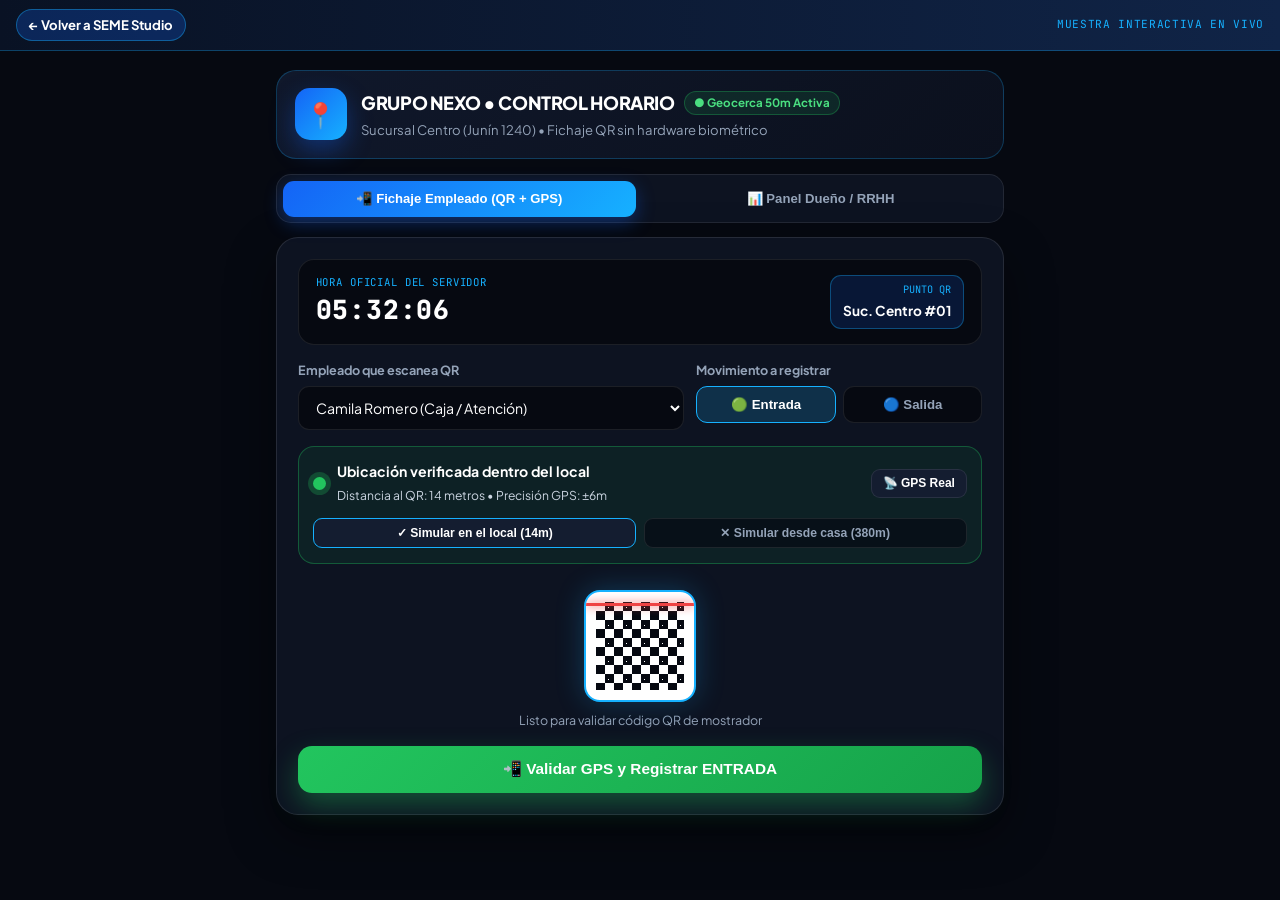
<file: demos/asistencia.html>
<!DOCTYPE html>
<html lang="es">
<head>
  <meta charset="UTF-8" />
  <meta name="viewport" content="width=device-width, initial-scale=1.0" />
  <title>Demo: Control de Asistencia por QR y GPS | SEME STUDIO</title>
  <meta name="theme-color" content="#060911" />
  <link rel="icon" type="image/png" href="../assets/img/icono.png" />
  <link rel="preconnect" href="https://fonts.googleapis.com" />
  <link rel="preconnect" href="https://fonts.gstatic.com" crossorigin />
  <link href="https://fonts.googleapis.com/css2?family=JetBrains+Mono:wght@500;700&family=Plus+Jakarta+Sans:wght@400;500;600;700;800&display=swap" rel="stylesheet" />
  <link rel="stylesheet" href="./css/asistencia.css" />
</head>
<body>

  <!-- BARRA SUPERIOR DE MODO DEMO SEME STUDIO -->
  <div class="demo-ribbon">
    <a href="../index.html#servicios" class="back-link">← Volver a SEME Studio</a>
    <span class="demo-tag">MUESTRA INTERACTIVA EN VIVO</span>
  </div>

  <!-- CABECERA DE LA EMPRESA DE MUESTRA -->
  <header class="company-header">
    <div class="container">
      <div class="company-card">
        <div class="company-logo">📍</div>
        <div class="company-meta">
          <div class="company-top">
            <h1>GRUPO NEXO &bull; CONTROL HORARIO</h1>
            <span class="badge-gps">● Geocerca 50m Activa</span>
          </div>
          <p>Sucursal Centro (Junín 1240) &bull; Fichaje QR sin hardware biométrico</p>
        </div>
      </div>

      <!-- SELECTOR DE VISTA (EMPLEADO VS DUEÑO) -->
      <div class="role-switcher" id="roleSwitcher">
        <button type="button" class="role-btn active" data-view="empleado">
          📲 Fichaje Empleado (QR + GPS)
        </button>
        <button type="button" class="role-btn" data-view="dueno">
          📊 Panel Dueño / RRHH
        </button>
      </div>
    </div>
  </header>

  <main class="container main-wrap">

    <!-- =====================================================
         VISTA 1: TERMINAL DE FICHAJE DEL EMPLEADO
         ===================================================== -->
    <section id="employeeView" class="view-block">
      <div class="punch-card">
        <!-- RELOJ EN VIVO -->
        <div class="clock-banner">
          <div>
            <span class="mono-label">HORA OFICIAL DEL SERVIDOR</span>
            <strong class="live-clock" id="liveClock">08:02:15</strong>
          </div>
          <div class="branch-pill">
            <small>PUNTO QR</small>
            <strong>Suc. Centro #01</strong>
          </div>
        </div>

        <!-- SELECCIÓN DE EMPLEADO Y TIPO DE MARCA -->
        <div class="form-grid">
          <div class="field-box">
            <label for="employeeSelect">Empleado que escanea QR</label>
            <select id="employeeSelect">
              <option value="Camila Romero">Camila Romero (Caja / Atención)</option>
              <option value="Lucas Fernández">Lucas Fernández (Depósito)</option>
              <option value="Valentina Gómez">Valentina Gómez (Encargada)</option>
              <option value="Enzo Paredes">Enzo Paredes (Ventas)</option>
            </select>
          </div>

          <div class="field-box">
            <label>Movimiento a registrar</label>
            <div class="type-toggle" id="punchTypeToggle">
              <button type="button" class="type-btn active" data-type="ENTRADA">🟢 Entrada</button>
              <button type="button" class="type-btn" data-type="SALIDA">🔵 Salida</button>
            </div>
          </div>
        </div>

        <!-- SIMULADOR DE VALIDACIÓN GEOGRÁFICA GPS -->
        <div class="gps-box" id="gpsStatusBox">
          <div class="gps-top-row">
            <div class="gps-indicator">
              <span class="radar-dot ok" id="radarDot"></span>
              <div>
                <strong id="gpsHeadline">Ubicación verificada dentro del local</strong>
                <small id="gpsCoordsText">Distancia al QR: 14 metros &bull; Precisión GPS: ±6m</small>
              </div>
            </div>
            <button type="button" class="btn-real-gps" id="realGpsBtn" title="Probar GPS del navegador">
              📡 GPS Real
            </button>
          </div>

          <div class="geo-sim-pills" id="geoSimPills">
            <button type="button" class="geo-pill active" data-geo="inside">
              ✓ Simular en el local (14m)
            </button>
            <button type="button" class="geo-pill" data-geo="outside">
              ✕ Simular desde casa (380m)
            </button>
          </div>
        </div>

        <!-- ESCÁNER VISUAL QR + BOTÓN PRINCIPAL -->
        <div class="qr-scanner-stage" id="qrScannerStage">
          <div class="qr-frame">
            <div class="scan-laser" id="scanLaser"></div>
            <div class="qr-pattern" aria-hidden="true"></div>
          </div>
          <p class="scan-caption" id="scanCaption">Listo para validar código QR de mostrador</p>
        </div>

        <button type="button" class="btn-punch-main" id="punchSubmitBtn">
          📲 Validar GPS y Registrar ENTRADA
        </button>

        <!-- COMPROBANTE INMEDIATO DEL FICHAJE -->
        <div class="receipt-card hidden" id="punchReceipt">
          <div class="receipt-head">
            <span class="mono-label">REGISTRO GUARDADO EN LA NUBE</span>
            <span class="receipt-badge" id="receiptTimeBadge">08:02 hs</span>
          </div>
          <p id="receiptSummaryText">Camila Romero registró ENTRADA verificada a 14m del local.</p>
          <button type="button" class="btn-go-owner" id="jumpOwnerBtn">
            Ver reflejado en Panel del Dueño →
          </button>
        </div>
      </div>
    </section>

    <!-- =====================================================
         VISTA 2: PANEL DEL DUEÑO / LIQUIDACIÓN RRHH
         ===================================================== -->
    <section id="ownerView" class="view-block hidden">
      <!-- MÉTRICAS RÁPIDAS DEL DÍA -->
      <div class="kpi-row">
        <div class="kpi-tile">
          <small>PRESENTES HOY</small>
          <strong id="kpiPresent">3 / 4</strong>
          <span class="kpi-sub green">En turno activo</span>
        </div>
        <div class="kpi-tile">
          <small>PUNTUALIDAD</small>
          <strong>96%</strong>
          <span class="kpi-sub cyan">Tolerancia 10 min</span>
        </div>
        <div class="kpi-tile">
          <small>HORAS MES</small>
          <strong>418 hs</strong>
          <span class="kpi-sub">Listas para liquidar</span>
        </div>
      </div>

      <!-- REGISTRO EN VIVO DE FICHAJES -->
      <div class="panel-card">
        <div class="panel-head">
          <div>
            <span class="mono-label">AUDITORÍA EN TIEMPO REAL</span>
            <h2>Fichajes de Hoy</h2>
          </div>
          <button type="button" class="btn-export" id="exportReportBtn">
            📥 Exportar Excel / CSV
          </button>
        </div>

        <div class="logs-list" id="attendanceLogsList"></div>
      </div>

      <!-- TABLA MENSUAL PARA SUELDOS -->
      <div class="panel-card">
        <div class="panel-head">
          <div>
            <span class="mono-label">CIERRE AUTOMÁTICO DE MES</span>
            <h2>Resumen para Liquidación de Sueldos</h2>
          </div>
        </div>

        <div class="payroll-table-wrap">
          <table class="payroll-table">
            <thead>
              <tr>
                <th>Empleado</th>
                <th>Días</th>
                <th>Horas Totales</th>
                <th>Llegadas Tarde</th>
              </tr>
            </thead>
            <tbody id="payrollBody"></tbody>
          </table>
        </div>
      </div>
    </section>

  </main>

  <!-- TOAST DE NOTIFICACIÓN -->
  <div class="toast-msg" id="toastMsg">Fichaje registrado con GPS ✓</div>

  <script src="./js/asistencia.js"></script>
</body>
</html>
</file>
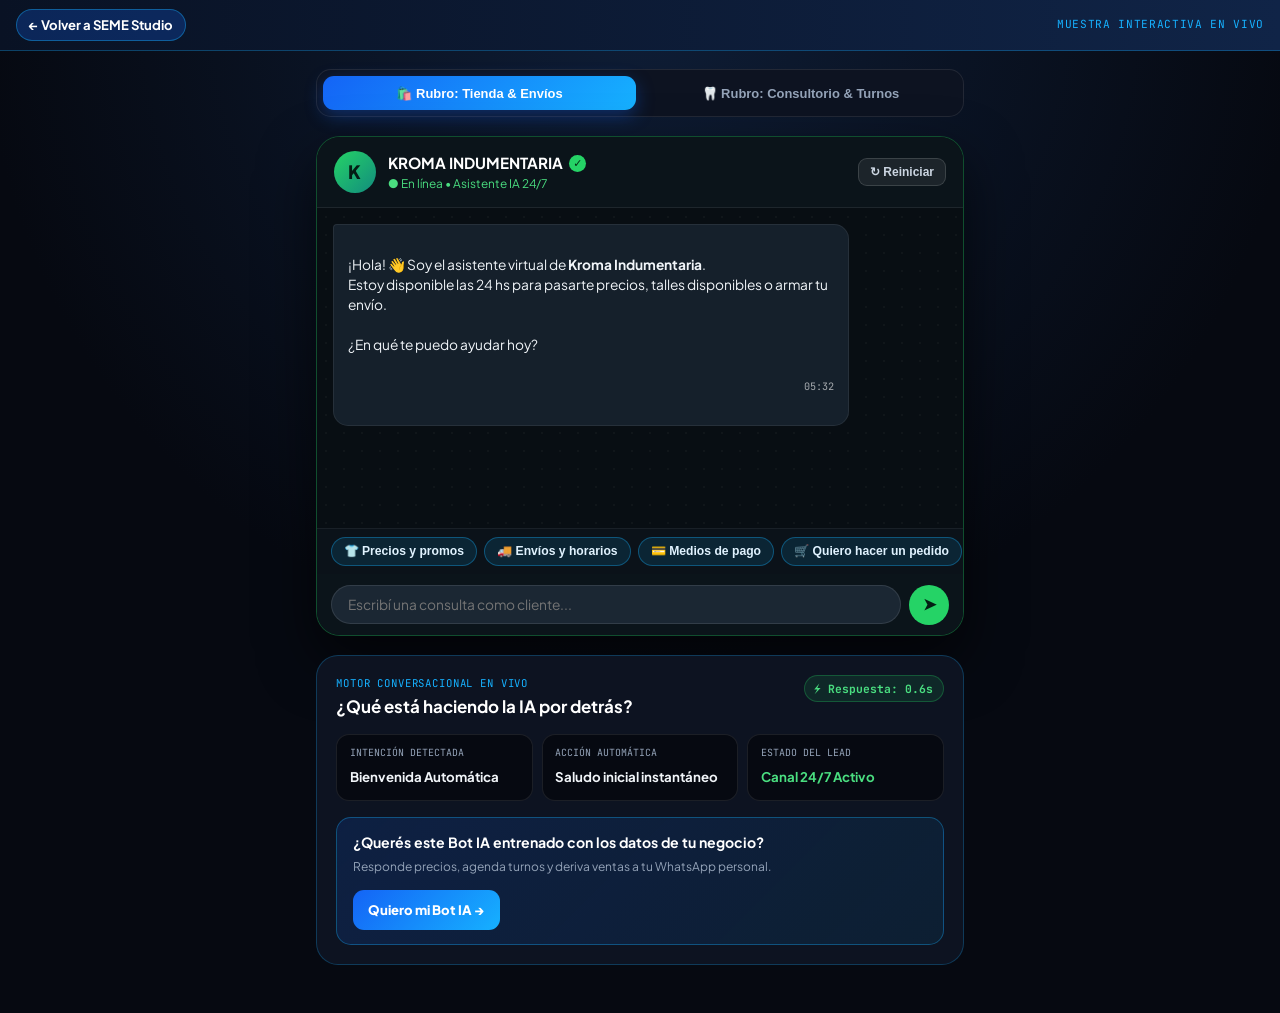
<file: demos/bot-whatsapp.html>
<!DOCTYPE html>
<html lang="es">
<head>
  <meta charset="UTF-8" />
  <meta name="viewport" content="width=device-width, initial-scale=1.0" />
  <title>Demo: Bots de WhatsApp con IA 24/7 | SEME STUDIO</title>
  <meta name="theme-color" content="#060911" />
  <link rel="icon" type="image/png" href="../assets/img/icono.png" />
  <link rel="preconnect" href="https://fonts.googleapis.com" />
  <link rel="preconnect" href="https://fonts.gstatic.com" crossorigin />
  <link href="https://fonts.googleapis.com/css2?family=JetBrains+Mono:wght@500;700&family=Plus+Jakarta+Sans:wght@400;500;600;700;800&display=swap" rel="stylesheet" />
  <link rel="stylesheet" href="./css/bot-whatsapp.css" />
</head>
<body>

  <!-- BARRA SUPERIOR DE MODO DEMO SEME STUDIO -->
  <div class="demo-ribbon">
    <a href="../index.html#servicios" class="back-link">← Volver a SEME Studio</a>
    <span class="demo-tag">MUESTRA INTERACTIVA EN VIVO</span>
  </div>

  <main class="container main-wrap">

    <!-- SELECTOR DE RUBRO PARA DEMOSTRAR ADAPTACIÓN DE LA IA -->
    <div class="niche-switcher" id="nicheSwitcher">
      <button type="button" class="niche-btn active" data-niche="tienda">
        🛍️ Rubro: Tienda &amp; Envíos
      </button>
      <button type="button" class="niche-btn" data-niche="turnos">
        🦷 Rubro: Consultorio &amp; Turnos
      </button>
    </div>

    <!-- SIMULADOR DE WHATSAPP BUSINESS CON IA -->
    <section class="wa-phone-shell">
      <!-- CABECERA DEL CHAT -->
      <header class="wa-chat-header">
        <div class="wa-biz-info">
          <div class="wa-avatar" id="waAvatar">K</div>
          <div>
            <div class="wa-title-row">
              <strong id="waBizName">KROMA INDUMENTARIA</strong>
              <span class="verified-badge" title="Cuenta Oficial">✓</span>
            </div>
            <span class="wa-status-text" id="waStatusText">● En línea &bull; Asistente IA 24/7</span>
          </div>
        </div>
        <button type="button" class="btn-reset-chat" id="resetChatBtn" title="Reiniciar conversación">
          ↻ Reiniciar
        </button>
      </header>

      <!-- ÁREA DE MENSAJES -->
      <div class="wa-messages-area" id="waMessagesArea"></div>

      <!-- PREGUNTAS RÁPIDAS EN 1 TOQUE -->
      <div class="quick-prompts-bar" id="quickPromptsBar"></div>

      <!-- BARRA DE ESCRITURA LIBRE -->
      <form class="wa-input-bar" id="waChatForm">
        <input
          type="text"
          id="waUserInput"
          placeholder="Escribí una consulta como cliente..."
          autocomplete="off"
        />
        <button type="submit" class="btn-send-wa" aria-label="Enviar mensaje">
          ➤
        </button>
      </form>
    </section>

    <!-- MONITOR DE INTELIGENCIA ARTIFICIAL EN TIEMPO REAL -->
    <section class="ai-telemetry-card">
      <div class="telemetry-head">
        <div>
          <span class="mono-label">MOTOR CONVERSACIONAL EN VIVO</span>
          <h2>¿Qué está haciendo la IA por detrás?</h2>
        </div>
        <span class="speed-pill" id="aiLatencyBadge">⚡ Respuesta: 0.6s</span>
      </div>

      <div class="telemetry-grid">
        <div class="tele-tile">
          <small>INTENCIÓN DETECTADA</small>
          <strong id="detectedIntent">Bienvenida y Catálogo</strong>
        </div>
        <div class="tele-tile">
          <small>ACCIÓN AUTOMÁTICA</small>
          <strong id="autoActionTaken">Responde con precios y stock</strong>
        </div>
        <div class="tele-tile">
          <small>ESTADO DEL LEAD</small>
          <strong class="lead-hot" id="leadStatusTag">Atendido sin demora</strong>
        </div>
      </div>

      <div class="cta-strip">
        <div>
          <strong>¿Querés este Bot IA entrenado con los datos de tu negocio?</strong>
          <small>Responde precios, agenda turnos y deriva ventas a tu WhatsApp personal.</small>
        </div>
        <a href="https://wa.me/5493794924075?text=Hola%20SEME%20Studio!%20Prob%C3%A9%20la%20demo%20del%20Bot%20de%20WhatsApp%20con%20IA%2024%2F7%20y%20quiero%20uno%20para%20mi%20negocio." target="_blank" rel="noopener" class="btn-cta-bot">
          Quiero mi Bot IA →
        </a>
      </div>
    </section>

  </main>

  <script src="./js/bot-whatsapp.js"></script>
</body>
</html>
</file>
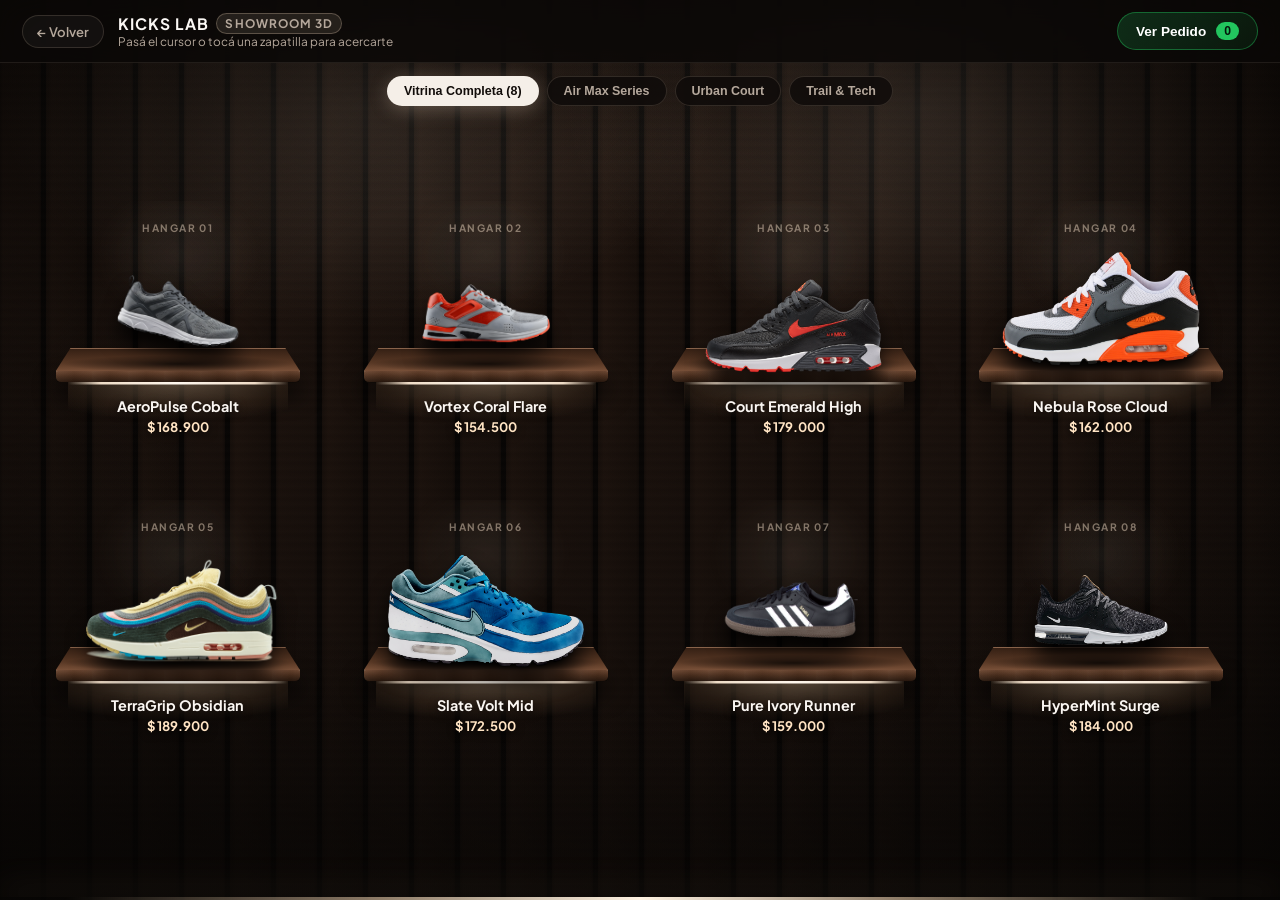
<file: demos/catalogo.html>
<!DOCTYPE html>
<html lang="es">
<head>
  <meta charset="UTF-8" />
  <meta name="viewport" content="width=device-width, initial-scale=1.0" />
  <title>KICKS LAB | Showroom 3D — SEME Studio</title>
  <meta name="theme-color" content="#090706" />
  <link rel="icon" type="image/png" href="../assets/img/icono.png?v=3" />
  <link rel="preconnect" href="https://fonts.googleapis.com" />
  <link rel="preconnect" href="https://fonts.gstatic.com" crossorigin />
  <link href="https://fonts.googleapis.com/css2?family=Plus+Jakarta+Sans:wght@400;600;700;800&display=swap" rel="stylesheet" />
  <link rel="stylesheet" href="./css/vidriera.css" />
</head>
<body>

  <header class="topbar">
    <div class="topbar-inner">
      <div class="brand-group">
        <a href="../index.html#servicios" class="back-studio">← Volver</a>
        <div class="store-title">
          <strong>KICKS LAB <span class="demo-badge">Showroom 3D</span></strong>
          <span>Pasá el cursor o tocá una zapatilla para acercarte</span>
        </div>
      </div>

      <button type="button" class="cart-btn" id="openCartBtn">
        <span>Ver Pedido</span>
        <span class="cart-badge" id="cartBadge">0</span>
      </button>
    </div>
  </header>

  <nav class="filter-bar" id="filterBar">
    <button type="button" class="cat-btn active" data-cat="todos">Vitrina Completa (8)</button>
    <button type="button" class="cat-btn" data-cat="air">Air Max Series</button>
    <button type="button" class="cat-btn" data-cat="urban">Urban Court</button>
    <button type="button" class="cat-btn" data-cat="trail">Trail &amp; Tech</button>
  </nav>

  <main class="stage" id="stage">
    <section class="wall" id="wall"></section>
  </main>

  <aside class="hud">
    <div class="hud-top-left">
      <button type="button" class="btn-back-wall" id="btnBackWall">← Volver a la vitrina</button>
      <div>
        <span class="hud-tag" id="hudTag">HANGAR 01</span>
        <h1 class="hud-heading" id="hudHeading">Modelo</h1>
      </div>
    </div>

    <div class="camera-controls">
      <button type="button" class="cam-pill active" id="camNormalBtn">Perfil Derecho</button>
      <button type="button" class="cam-pill" id="camFlipBtn">Invertir Perfil</button>
      <button type="button" class="cam-pill" id="camMacroBtn">Acercar Detalle</button>
    </div>

    <div class="hud-panel">
      <div class="hud-price-row">
        <div class="hud-price" id="hudPrice">$ 0</div>
      </div>
      <div class="hud-installments" id="hudInstallments">3 cuotas sin interés</div>
      <p class="hud-desc" id="hudDesc"></p>
      <div class="hud-specs" id="hudSpecs"></div>

      <div class="hud-label">
        <span>Seleccioná tu talle (AR)</span>
        <span id="hudVariantLabel">Talle: 41</span>
      </div>
      <div class="variants-grid" id="variantsGrid"></div>

      <div class="hud-actions">
        <div class="qty-control">
          <button type="button" id="qtyMinus">−</button>
          <span id="hudQty">1</span>
          <button type="button" id="qtyPlus">+</button>
        </div>
        <button type="button" class="btn-primary-action" id="btnAddCart">Agregar al Pedido</button>
      </div>
      <button type="button" class="btn-buy-now" id="btnBuyNow">Agregar y Ver Ticket WhatsApp →</button>
    </div>
  </aside>

  <!-- DRAWER VER PEDIDO COMPLETO -->
  <div class="drawer-mask" id="drawerMask"></div>
  <aside class="drawer" id="drawer">
    <div class="drawer-header">
      <strong>Resumen de tu Pedido</strong>
      <div class="drawer-header-actions">
        <button type="button" class="btn-clear-cart" id="clearCartBtn">Vaciar</button>
        <button type="button" class="drawer-close" id="closeCartBtn">&times;</button>
      </div>
    </div>

    <div class="drawer-scroll">
      <div class="cart-items-wrap" id="cartList"></div>

      <div class="checkout-block">
        <span class="block-title">Datos de Entrega y Pago</span>
        <input type="text" class="field-dark" id="clientName" placeholder="Tu nombre completo (ej: Martín Gómez)" />

        <div class="two-cols">
          <select class="field-dark" id="deliverySelect">
            <option value="retiro">Retiro en Local (Gratis)</option>
            <option value="envio">Envío a Domicilio (+$4.500)</option>
          </select>

          <select class="field-dark" id="paymentSelect">
            <option value="transferencia">Transferencia (15% OFF)</option>
            <option value="efectivo">Efectivo (10% OFF)</option>
            <option value="tarjeta">Tarjeta (3 cuotas s/ int.)</option>
          </select>
        </div>

        <input type="text" class="field-dark" id="addressField" placeholder="Calle, altura y barrio para el envío" style="display:none;" />
        <input type="text" class="field-dark" id="orderNotes" placeholder="Nota opcional (ej: tocar timbre 2B, horario...)" />
      </div>

      <div class="wa-preview-card">
        <div class="wa-preview-head">
          <span>VISTA PREVIA MENSAJE WHATSAPP</span>
          <button type="button" class="btn-copy-preview" id="copyPreviewBtn">Copiar</button>
        </div>
        <div class="wa-preview-text" id="waPreviewBox"></div>
      </div>
    </div>

    <div class="drawer-footer">
      <div class="summary-line"><span>Subtotal productos</span><span id="subTotalVal">$ 0</span></div>
      <div class="summary-line discount" id="discountRow"><span><span id="discountLabel">Descuento</span></span><span id="discountVal">-$ 0</span></div>
      <div class="summary-line"><span>Costo de envío</span><span id="shippingVal">Gratis</span></div>
      <div class="total-row"><span>Total Final</span><span id="cartTotal">$ 0</span></div>
      <div class="installment-sub" id="installmentNote"></div>
      <button type="button" class="btn-whatsapp" id="sendWaBtn">Enviar Pedido por WhatsApp →</button>
    </div>
  </aside>

  <div class="toast" id="toast">Agregado</div>

  <script src="./js/vidriera.js"></script>
  <script>
    function shoeMedia(imgPath, altText, fallbackSvg) {
      return `
        <img src="${imgPath}" alt="${altText}"
          onerror="this.style.display='none'; this.nextElementSibling.style.display='block';" />
        <div style="display:none; width:100%; height:100%;">${fallbackSvg}</div>
      `;
    }

    function detailedShoeSVG({ id, upper1, upper2, upperDark, overlay, accent, soleMain, soleBottom, airGlow, style = "air" }) {
      const isHigh = style === "high";
      const isTrail = style === "trail";
      const collarPath = isHigh
        ? "M66 142 C62 102, 72 52, 88 26 C102 18, 126 22, 136 44 C144 64, 158 68, 178 48 L198 30 C206 24, 218 28, 224 40 L264 96 C292 106, 326 116, 336 136 C339 143, 332 147, 318 147 L72 147 Z"
        : "M48 143 C46 112, 58 76, 80 56 C92 46, 108 52, 120 68 C134 84, 152 84, 172 62 L192 42 C200 35, 212 40, 220 52 L262 100 C290 110, 324 118, 335 136 C338 143, 331 147, 316 147 L58 147 Z";
      const treadBlocks = isTrail
        ? `<path d="M52 175 h16 v5 h-16 z M82 175 h18 v5 h-18 z M114 175 h18 v5 h-18 z M148 175 h20 v5 h-20 z M216 175 h20 v5 h-20 z M250 175 h18 v5 h-18 z M282 175 h18 v5 h-18 z" fill="${soleBottom}" />`
        : `<path d="M54 175 L312 175 C304 179, 286 180, 260 180 L84 180 C66 180, 56 178, 54 175 Z" fill="${soleBottom}" />`;

      return `
        <svg viewBox="0 0 380 205" fill="none" xmlns="http://www.w3.org/2000/svg">
          <defs>
            <linearGradient id="up-${id}" x1="50" y1="25" x2="320" y2="155" gradientUnits="userSpaceOnUse">
              <stop offset="0%" stop-color="${upper1}" />
              <stop offset="55%" stop-color="${upper2}" />
              <stop offset="100%" stop-color="${upperDark}" />
            </linearGradient>
            <linearGradient id="ov-${id}" x1="60" y1="80" x2="320" y2="150" gradientUnits="userSpaceOnUse">
              <stop offset="0%" stop-color="${overlay}" />
              <stop offset="100%" stop-color="${upperDark}" />
            </linearGradient>
            <linearGradient id="sl-${id}" x1="35" y1="140" x2="340" y2="180" gradientUnits="userSpaceOnUse">
              <stop offset="0%" stop-color="#ffffff" />
              <stop offset="52%" stop-color="${soleMain}" />
              <stop offset="100%" stop-color="#94a3b8" />
            </linearGradient>
          </defs>
          <path d="M62 72 L46 62 C42 60, 40 65, 43 70 L56 84 Z" fill="${accent}" />
          <path d="${collarPath}" fill="url(#up-${id})" />
          <path d="M52 145 C50 118, 60 88, 82 76 C96 92, 106 118, 102 145 Z" fill="url(#ov-${id})" />
          <path d="M236 145 C244 122, 268 110, 304 116 C322 120, 333 129, 336 141 C337 145, 330 147, 318 147 Z" fill="url(#ov-${id})" />
          <path d="M104 116 C152 130, 206 116, 256 86 C228 124, 172 145, 98 130 Z" fill="${accent}" />
          <path d="M108 118 C154 130, 204 117, 248 90 C222 121, 170 139, 104 126 Z" fill="#ffffff" fill-opacity="0.88" />
          <g stroke="#f8fafc" stroke-width="4.5" stroke-linecap="round">
            <line x1="196" y1="60" x2="216" y2="49" />
            <line x1="210" y1="73" x2="230" y2="62" />
            <line x1="224" y1="86" x2="244" y2="75" />
            <line x1="238" y1="98" x2="258" y2="87" />
          </g>
          <path d="M40 148 C38 165, 52 175, 90 176 L296 176 C328 176, 344 166, 341 151 C339 142, 324 141, 300 143 L76 143 C52 143, 42 144, 40 148 Z" fill="url(#sl-${id})" />
          <rect x="66" y="153" width="104" height="17" rx="8.5" fill="#090d16" />
          <rect x="69" y="155" width="46" height="13" rx="6.5" fill="${airGlow}" fill-opacity="0.88" />
          <rect x="120" y="155" width="46" height="13" rx="6.5" fill="${airGlow}" fill-opacity="0.88" />
          ${treadBlocks}
        </svg>
      `;
    }

    VidrieraApp.init({
      storeName: "KICKS LAB 3D",
      whatsapp: "5493794860604",
      variantLabel: "Talle",
      products: [
        {
          id: "z1",
          code: "HANGAR 01",
          cat: "air",
          tag: "HANGAR 01 • AIR MAX SERIES",
          name: "AeroPulse Cobalt",
          price: 168900,
          desc: "Cápsula Air de doble cámara con malla respirable ultraliviana y refuerzos termosellados para pisada reactiva.",
          specs: ["Cápsula Dual Air", "Peso 290g", "Malla Engineered"],
          variants: ["39", "40", "41", "42", "43", "44"],
          outOfStock: ["44"],
          visual: shoeMedia("../assets/img/zapa-1.png", "AeroPulse Cobalt", detailedShoeSVG({ id: "z1", upper1: "#3b82f6", upper2: "#1d4ed8", upperDark: "#172554", overlay: "#1e40af", accent: "#38bdf8", soleMain: "#e2e8f0", soleBottom: "#1e293b", airGlow: "#38bdf8", style: "air" }))
        },
        {
          id: "z2",
          code: "HANGAR 02",
          cat: "urban",
          tag: "HANGAR 02 • URBAN EDITION",
          name: "Vortex Coral Flare",
          price: 154500,
          desc: "Silueta deportiva en tono coral intenso con entresuela de espuma de alta densidad y cuello acolchado.",
          specs: ["Espuma React", "Suela Antideslizante", "Edición Limitada"],
          variants: ["37", "38", "39", "40", "41", "42"],
          outOfStock: ["37"],
          visual: shoeMedia("../assets/img/zapa-2.png", "Vortex Coral Flare", detailedShoeSVG({ id: "z2", upper1: "#fb7185", upper2: "#e11d48", upperDark: "#4c0519", overlay: "#be123c", accent: "#fda4af", soleMain: "#f1f5f9", soleBottom: "#334155", airGlow: "#fb7185", style: "runner" }))
        },
        {
          id: "z3",
          code: "HANGAR 03",
          cat: "urban",
          tag: "HANGAR 03 • COURT HIGH",
          name: "Court Emerald High",
          price: 179000,
          desc: "Caña alta inspirada en el básquet clásico en cuero ecológico premium con plantilla Memory Foam.",
          specs: ["Caña Alta", "Cuero Sintético", "Plantilla Memory"],
          variants: ["39", "40", "41", "42", "43", "44"],
          outOfStock: [],
          visual: shoeMedia("../assets/img/zapa-3.png", "Court Emerald High", detailedShoeSVG({ id: "z3", upper1: "#f8fafc", upper2: "#e2e8f0", upperDark: "#94a3b8", overlay: "#15803d", accent: "#16a34a", soleMain: "#f8fafc", soleBottom: "#14532d", airGlow: "#4ade80", style: "high" }))
        },
        {
          id: "z4",
          code: "HANGAR 04",
          cat: "air",
          tag: "HANGAR 04 • AIR CLOUD",
          name: "Nebula Rose Cloud",
          price: 162000,
          desc: "Diseño envolvente con ajuste tipo calcetín sin costuras internas y cámara de aire amortiguada.",
          specs: ["Upper Sin Costuras", "Amortiguación Suave", "Ultraliviana"],
          variants: ["36", "37", "38", "39", "40", "41"],
          outOfStock: ["41"],
          visual: shoeMedia("../assets/img/zapa-4.png", "Nebula Rose Cloud", detailedShoeSVG({ id: "z4", upper1: "#f9a8d4", upper2: "#ec4899", upperDark: "#500724", overlay: "#db2777", accent: "#fce7f3", soleMain: "#f8fafc", soleBottom: "#475569", airGlow: "#f472b6", style: "air" }))
        },
        {
          id: "z5",
          code: "HANGAR 05",
          cat: "trail",
          tag: "HANGAR 05 • TRAIL & OUTDOOR",
          name: "TerraGrip Obsidian",
          price: 189900,
          desc: "Tejido antidesgarro repelente al agua con puntera reforzada y tacos de tracción multidireccional.",
          specs: ["Repelente al Agua", "Suela Tacos 5mm", "Puntera Blindada"],
          variants: ["40", "41", "42", "43", "44", "45"],
          outOfStock: ["45"],
          visual: shoeMedia("../assets/img/zapa-5.png", "TerraGrip Obsidian", detailedShoeSVG({ id: "z5", upper1: "#64748b", upper2: "#334155", upperDark: "#0f172a", overlay: "#1e293b", accent: "#f97316", soleMain: "#cbd5e1", soleBottom: "#ea580c", airGlow: "#fb923c", style: "trail" }))
        },
        {
          id: "z6",
          code: "HANGAR 06",
          cat: "urban",
          tag: "HANGAR 06 • COURT MID",
          name: "Slate Volt Mid",
          price: 172500,
          desc: "Combinación sobria de caña media con plataforma elevada de gran estabilidad para uso diario.",
          specs: ["Caña Media", "Soporte de Tobillo", "Uso Diario"],
          variants: ["38", "39", "40", "41", "42", "43"],
          outOfStock: [],
          visual: shoeMedia("../assets/img/zapa-6.png", "Slate Volt Mid", detailedShoeSVG({ id: "z6", upper1: "#94a3b8", upper2: "#475569", upperDark: "#1e293b", overlay: "#334155", accent: "#3b82f6", soleMain: "#e2e8f0", soleBottom: "#1d4ed8", airGlow: "#60a5fa", style: "high" }))
        },
        {
          id: "z7",
          code: "HANGAR 07",
          cat: "air",
          tag: "HANGAR 07 • PURE SERIES",
          name: "Pure Ivory Runner",
          price: 159000,
          desc: "Minimalismo blanco marfil con cámara de aire cristalina y tejido técnico ventilado.",
          specs: ["Triple White", "Cámara Cristalina", "Fácil Limpieza"],
          variants: ["37", "38", "39", "40", "41", "42"],
          outOfStock: ["39"],
          visual: shoeMedia("../assets/img/zapa-7.png", "Pure Ivory Runner", detailedShoeSVG({ id: "z7", upper1: "#ffffff", upper2: "#e2e8f0", upperDark: "#94a3b8", overlay: "#cbd5e1", accent: "#0ea5e9", soleMain: "#f8fafc", soleBottom: "#64748b", airGlow: "#38bdf8", style: "air" }))
        },
        {
          id: "z8",
          code: "HANGAR 08",
          cat: "trail",
          tag: "HANGAR 08 • PERFORMANCE",
          name: "HyperMint Surge",
          price: 184000,
          desc: "Edición de alto retorno de energía con estabilizador trasero en TPU rígido.",
          specs: ["Retorno +82%", "Estabilizador TPU", "Suela Trail Grip"],
          variants: ["38", "39", "40", "41", "42", "43"],
          outOfStock: ["44"],
          visual: shoeMedia("../assets/img/zapa-8.png", "HyperMint Surge", detailedShoeSVG({ id: "z8", upper1: "#2dd4bf", upper2: "#0d9488", upperDark: "#134e4a", overlay: "#115e59", accent: "#f43f5e", soleMain: "#f1f5f9", soleBottom: "#0f766e", airGlow: "#2dd4bf", style: "trail" }))
        }
      ]
    });
  </script>
</body>
</html>
</file>
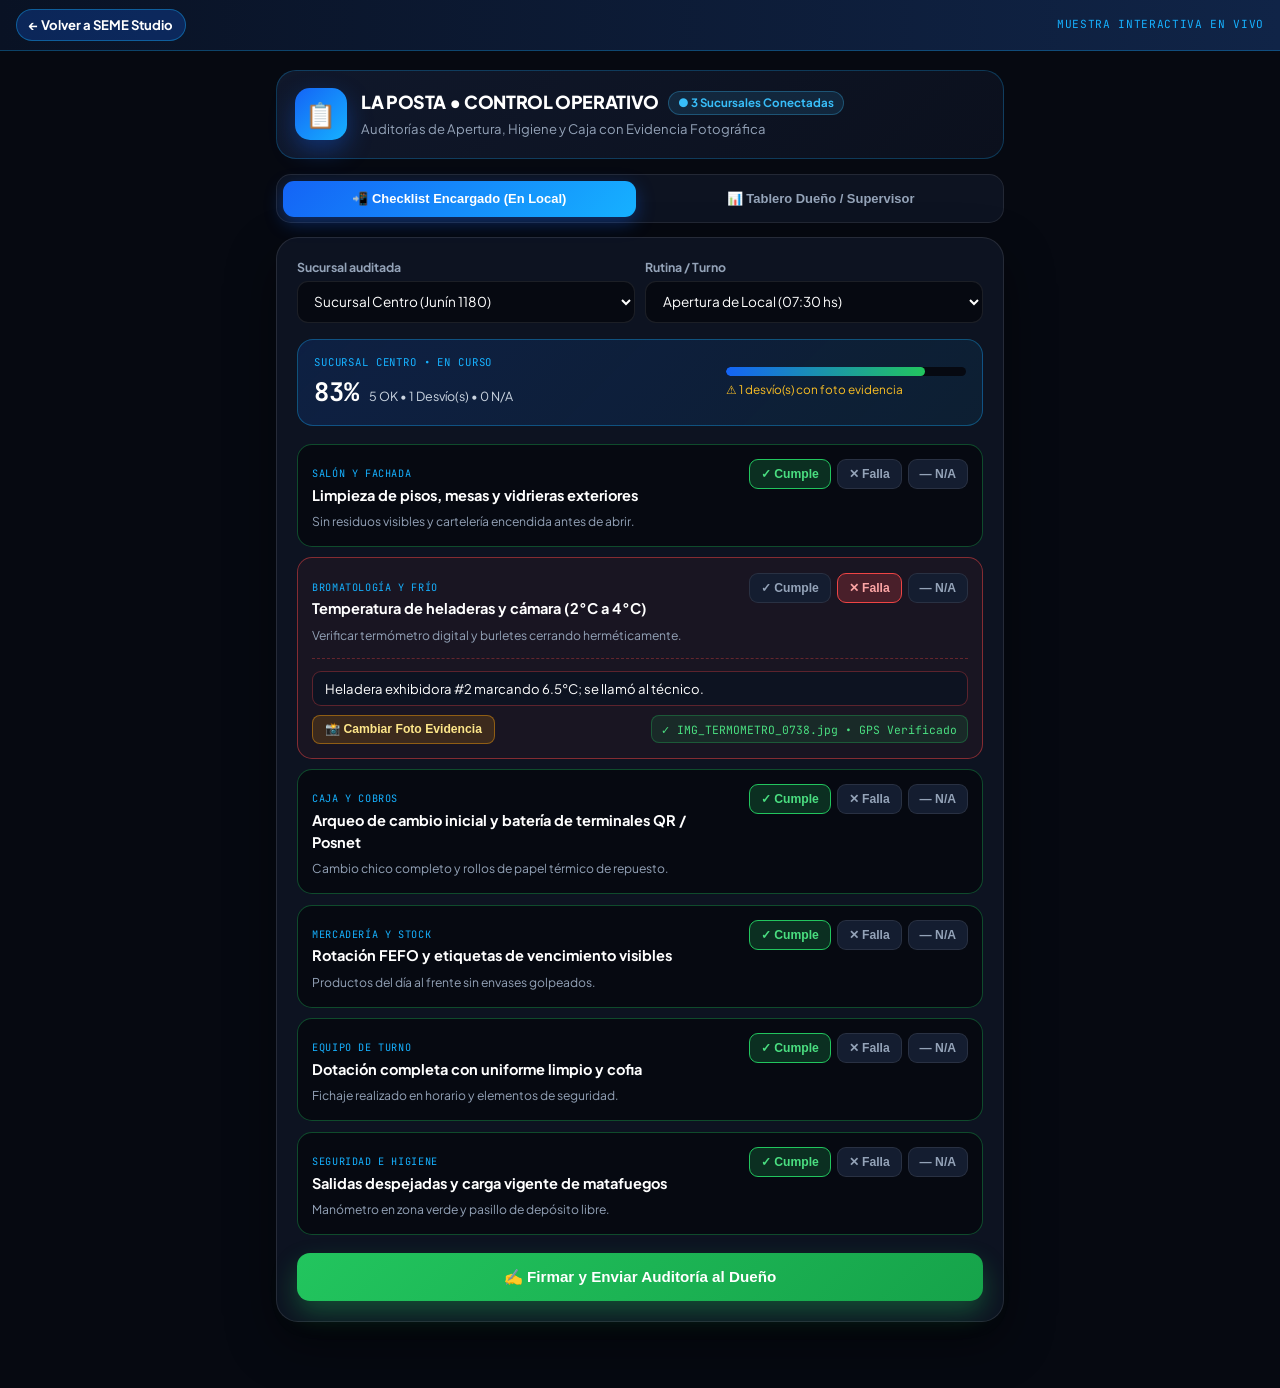
<file: demos/checklists.html>
<!DOCTYPE html>
<html lang="es">
<head>
  <meta charset="UTF-8" />
  <meta name="viewport" content="width=device-width, initial-scale=1.0" />
  <title>Demo: Checklists y Auditorías de Sucursales | SEME STUDIO</title>
  <meta name="theme-color" content="#060911" />
  <link rel="icon" type="image/png" href="../assets/img/icono.png" />
  <link rel="preconnect" href="https://fonts.googleapis.com" />
  <link rel="preconnect" href="https://fonts.gstatic.com" crossorigin />
  <link href="https://fonts.googleapis.com/css2?family=JetBrains+Mono:wght@500;700&family=Plus+Jakarta+Sans:wght@400;500;600;700;800&display=swap" rel="stylesheet" />
  <link rel="stylesheet" href="./css/checklists.css" />
</head>
<body>

  <!-- BARRA SUPERIOR DE MODO DEMO SEME STUDIO -->
  <div class="demo-ribbon">
    <a href="../index.html#servicios" class="back-link">← Volver a SEME Studio</a>
    <span class="demo-tag">MUESTRA INTERACTIVA EN VIVO</span>
  </div>

  <!-- CABECERA DE LA CADENA DE MUESTRA -->
  <header class="brand-header">
    <div class="container">
      <div class="brand-card">
        <div class="brand-icon">📋</div>
        <div class="brand-meta">
          <div class="brand-top-row">
            <h1>LA POSTA &bull; CONTROL OPERATIVO</h1>
            <span class="badge-multi">● 3 Sucursales Conectadas</span>
          </div>
          <p>Auditorías de Apertura, Higiene y Caja con Evidencia Fotográfica</p>
        </div>
      </div>

      <!-- SELECTOR DE VISTA (ENCARGADO VS DUEÑO) -->
      <div class="role-switcher" id="roleSwitcher">
        <button type="button" class="role-btn active" data-view="encargado">
          📲 Checklist Encargado (En Local)
        </button>
        <button type="button" class="role-btn" data-view="supervisor">
          📊 Tablero Dueño / Supervisor
        </button>
      </div>
    </div>
  </header>

  <main class="container main-wrap">

    <!-- =====================================================
         VISTA 1: CHECKLIST EN VIVO DEL ENCARGADO DE SUCURSAL
         ===================================================== -->
    <section id="managerView" class="view-section">
      <div class="audit-card">
        <!-- CONFIGURACIÓN DE RONDA -->
        <div class="round-selectors">
          <div class="field-box">
            <label for="branchSelect">Sucursal auditada</label>
            <select id="branchSelect">
              <option value="Sucursal Centro">Sucursal Centro (Junín 1180)</option>
              <option value="Sucursal Costanera">Sucursal Costanera (Av. Vera 420)</option>
              <option value="Sucursal Norte">Sucursal Norte (Av. Libertad 2100)</option>
            </select>
          </div>
          <div class="field-box">
            <label for="shiftSelect">Rutina / Turno</label>
            <select id="shiftSelect">
              <option value="Apertura de Local (07:30 hs)">Apertura de Local (07:30 hs)</option>
              <option value="Control Bromatológico (13:00 hs)">Control Bromatológico (13:00 hs)</option>
              <option value="Cierre y Arqueo de Caja (23:00 hs)">Cierre y Arqueo de Caja (23:00 hs)</option>
            </select>
          </div>
        </div>

        <!-- TERMÓMETRO DE CUMPLIMIENTO EN VIVO -->
        <div class="score-banner">
          <div class="score-left">
            <span class="mono-label" id="activeBranchLabel">SUCURSAL CENTRO &bull; EN CURSO</span>
            <div class="score-numbers">
              <strong id="liveScorePct">83%</strong>
              <span id="liveScoreDetail">5 OK &bull; 1 Desvío &bull; 0 N/A</span>
            </div>
          </div>
          <div class="progress-ring-wrap">
            <div class="progress-bar-bg">
              <div class="progress-bar-fill" id="liveScoreBar" style="width: 83%;"></div>
            </div>
            <small id="scoreStatusTag">Requiere atención en 1 punto</small>
          </div>
        </div>

        <!-- LISTA DE ÍTEMS DE CONTROL -->
        <div class="checklist-list" id="checklistItemsList"></div>

        <!-- BOTÓN FIRMAR Y ENVIAR -->
        <button type="button" class="btn-submit-audit" id="submitAuditBtn">
          ✍️ Firmar y Enviar Auditoría al Dueño
        </button>

        <!-- COMPROBANTE DE ENVÍO -->
        <div class="receipt-box hidden" id="auditReceipt">
          <div class="receipt-top">
            <span class="mono-label">AUDITORÍA REGISTRADA CON SELLO HORARIO</span>
            <span class="receipt-pill" id="receiptStamp">08:05 hs</span>
          </div>
          <p id="receiptText">Ronda enviada por Encargado de Turno con respaldo fotográfico.</p>
          <button type="button" class="btn-jump-sup" id="jumpSupervisorBtn">
            Ver reflejado en Tablero del Dueño →
          </button>
        </div>
      </div>
    </section>

    <!-- =====================================================
         VISTA 2: TABLERO EJECUTIVO DEL DUEÑO / SUPERVISOR
         ===================================================== -->
    <section id="supervisorView" class="view-section hidden">
      <!-- KPIs GLOBALES -->
      <div class="kpi-grid">
        <div class="kpi-card">
          <small>CUMPLIMIENTO RED</small>
          <strong id="kpiGlobalPct">91%</strong>
          <span class="kpi-note green">↑ +4% vs semana pasada</span>
        </div>
        <div class="kpi-card">
          <small>RONDAS HOY</small>
          <strong id="kpiRoundsCount">3 / 3</strong>
          <span class="kpi-note cyan">100% entregadas</span>
        </div>
        <div class="kpi-card">
          <small>DESVÍOS ABIERTOS</small>
          <strong id="kpiOpenIssues">2</strong>
          <span class="kpi-note amber">Con foto evidencia</span>
        </div>
      </div>

      <!-- RANKING POR SUCURSAL -->
      <div class="panel-box">
        <div class="panel-header">
          <div>
            <span class="mono-label">COMPARATIVA MULTI-SUCURSAL</span>
            <h2>Puntaje Operativo por Local</h2>
          </div>
        </div>
        <div class="branches-ranking" id="branchesRankingList"></div>
      </div>

      <!-- ALERTAS Y HALLAZGOS CON FOTO EVIDENCIA -->
      <div class="panel-box">
        <div class="panel-header">
          <div>
            <span class="mono-label">SEGUIMIENTO DE NO CONFORMIDADES</span>
            <h2>Desvíos Detectados y Evidencia</h2>
          </div>
        </div>
        <div class="issues-feed" id="issuesFeedList"></div>
      </div>

      <!-- CTA FINAL SEME STUDIO -->
      <div class="cta-banner">
        <div>
          <strong>¿Querés controlar tus sucursales sin estar encima?</strong>
          <small>Armamos tus checklists a medida con alertas por WhatsApp y reportes.</small>
        </div>
        <a href="https://wa.me/5493794924075?text=Hola%20SEME%20Studio!%20Prob%C3%A9%20la%20demo%20de%20Checklists%20y%20Auditor%C3%ADas%20de%20Sucursales%20y%20quiero%20implementarlo%20en%20mi%20negocio." target="_blank" rel="noopener" class="btn-cta-seme">
          Pedir sistema →
        </a>
      </div>
    </section>

  </main>

  <!-- TOAST FLOTANTE -->
  <div class="toast-msg" id="toastMsg">Auditoría enviada al panel del dueño ✓</div>

  <script src="./js/checklists.js"></script>
</body>
</html>
</file>
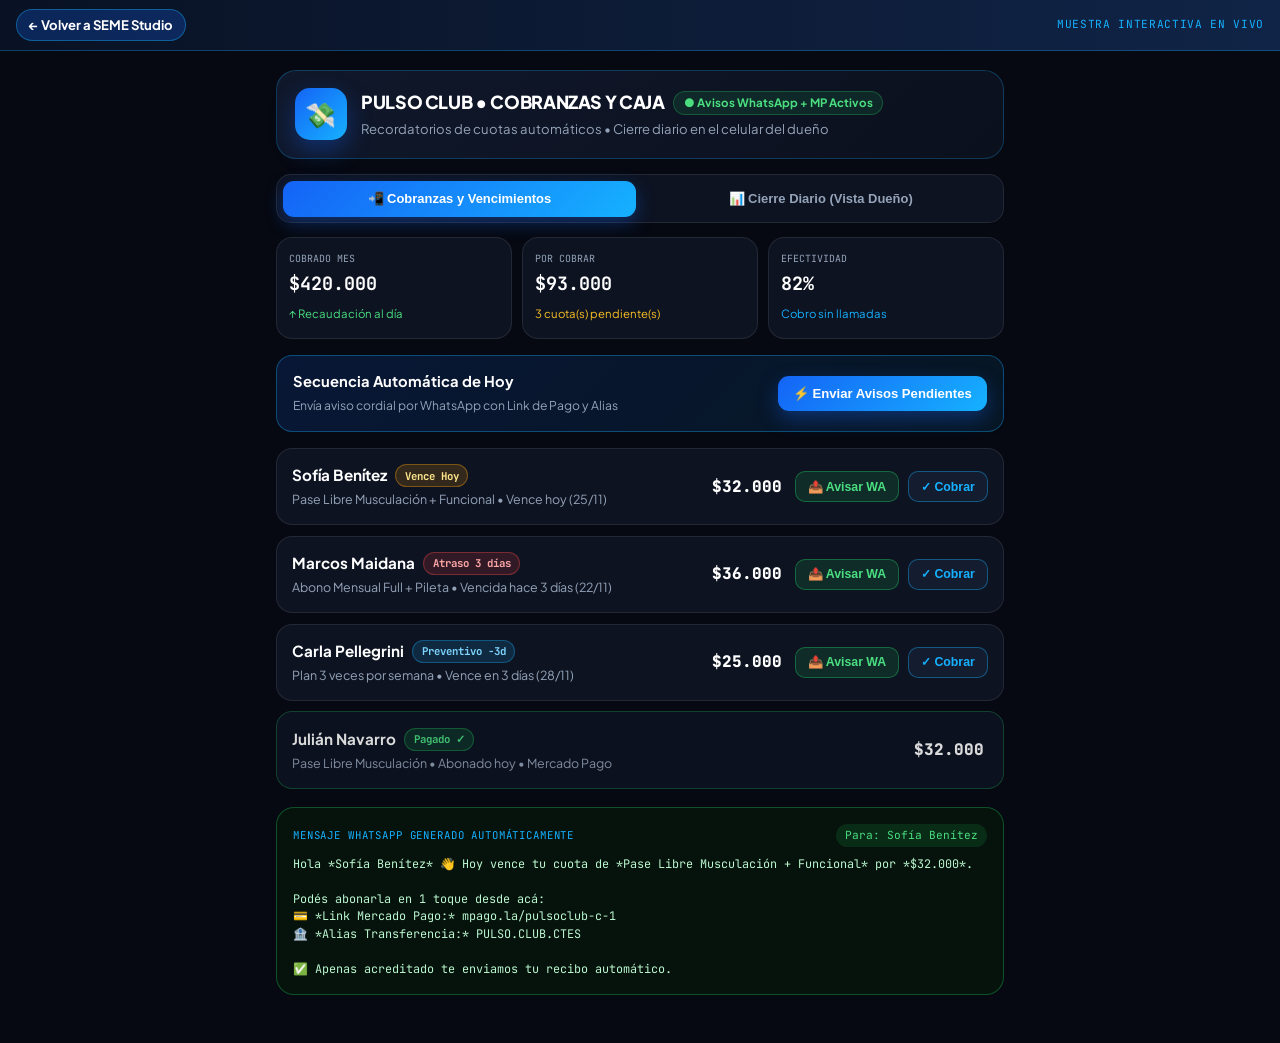
<file: demos/cobranzas.html>
<!DOCTYPE html>
<html lang="es">
<head>
  <meta charset="UTF-8" />
  <meta name="viewport" content="width=device-width, initial-scale=1.0" />
  <title>Demo: Cobranzas Automáticas &amp; Reportes Diarios | SEME STUDIO</title>
  <meta name="theme-color" content="#060911" />
  <link rel="icon" type="image/png" href="../assets/img/icono.png" />
  <link rel="preconnect" href="https://fonts.googleapis.com" />
  <link rel="preconnect" href="https://fonts.gstatic.com" crossorigin />
  <link href="https://fonts.googleapis.com/css2?family=JetBrains+Mono:wght@500;700&family=Plus+Jakarta+Sans:wght@400;500;600;700;800&display=swap" rel="stylesheet" />
  <link rel="stylesheet" href="./css/cobranzas.css" />
</head>
<body>

  <!-- BARRA SUPERIOR DE MODO DEMO SEME STUDIO -->
  <div class="demo-ribbon">
    <a href="../index.html#servicios" class="back-link">← Volver a SEME Studio</a>
    <span class="demo-tag">MUESTRA INTERACTIVA EN VIVO</span>
  </div>

  <!-- CABECERA DEL SISTEMA -->
  <header class="sys-header">
    <div class="container">
      <div class="sys-banner">
        <div class="sys-icon">💸</div>
        <div class="sys-meta">
          <div class="sys-title-row">
            <h1>PULSO CLUB &bull; COBRANZAS Y CAJA</h1>
            <span class="badge-auto">● Avisos WhatsApp + MP Activos</span>
          </div>
          <p>Recordatorios de cuotas automáticos &bull; Cierre diario en el celular del dueño</p>
        </div>
      </div>

      <!-- SELECTOR DE VISTA -->
      <div class="role-switcher" id="roleSwitcher">
        <button type="button" class="role-btn active" data-view="cobranzas">
          📲 Cobranzas y Vencimientos
        </button>
        <button type="button" class="role-btn" data-view="reporte">
          📊 Cierre Diario (Vista Dueño)
        </button>
      </div>
    </div>
  </header>

  <main class="container main-wrap">

    <!-- =====================================================
         VISTA 1: GESTIÓN AUTOMÁTICA DE CUOTAS Y RECORDATORIOS
         ===================================================== -->
    <section id="collectionsView" class="view-section">
      <!-- MÉTRICAS DEL MES -->
      <div class="kpi-strip">
        <div class="kpi-box">
          <small>COBRADO MES</small>
          <strong id="kpiCollected">$420.000</strong>
          <span class="up">↑ Recaudación al día</span>
        </div>
        <div class="kpi-box">
          <small>POR COBRAR</small>
          <strong id="kpiPending">$93.000</strong>
          <span class="amber" id="kpiPendingCount">3 cuotas activas</span>
        </div>
        <div class="kpi-box">
          <small>EFECTIVIDAD</small>
          <strong id="kpiRate">82%</strong>
          <span class="cyan">Cobro sin llamadas</span>
        </div>
      </div>

      <!-- BOTÓN DISPARO MASIVO DE RECORDATORIOS -->
      <div class="batch-bar">
        <div>
          <strong>Secuencia Automática de Hoy</strong>
          <small>Envía aviso cordial por WhatsApp con Link de Pago y Alias</small>
        </div>
        <button type="button" class="btn-batch-remind" id="sendBatchBtn">
          ⚡ Enviar Avisos Pendientes
        </button>
      </div>

      <!-- LISTADO DE CLIENTES / ABONADOS -->
      <div class="debtors-list" id="debtorsList"></div>

      <!-- VISTA PREVIA DEL MENSAJE AUTOMÁTICO ENVIADO -->
      <div class="wa-preview-card" id="waPreviewCard">
        <div class="wa-prev-head">
          <span class="mono-label">MENSAJE WHATSAPP GENERADO AUTOMÁTICAMENTE</span>
          <span class="recipient-pill" id="waPreviewRecipient">Para: Sofía Benítez</span>
        </div>
        <pre id="waPreviewText"></pre>
      </div>
    </section>

    <!-- =====================================================
         VISTA 2: REPORTE DIARIO DE CAJA PARA EL DUEÑO
         ===================================================== -->
    <section id="reportView" class="view-section hidden">
      <div class="report-card">
        <div class="report-head">
          <div>
            <span class="mono-label">RESUMEN AUTOMÁTICO &bull; 21:00 HS</span>
            <h2>Cierre Diario de Caja y Cobranzas</h2>
          </div>
          <button type="button" class="btn-send-owner" id="sendOwnerReportBtn">
            📲 Enviar al Dueño ✓
          </button>
        </div>

        <!-- DESGLOSE POR MEDIO DE PAGO -->
        <div class="cash-summary-grid">
          <div class="cash-total-tile">
            <small>INGRESO TOTAL DEL DÍA</small>
            <strong id="repTotalDay">$118.000</strong>
            <span>Conciliado automáticamente</span>
          </div>
          <div class="cash-channels">
            <div class="channel-row">
              <span>💳 Link Mercado Pago</span>
              <strong id="repMpAmount">$62.000</strong>
            </div>
            <div class="channel-row">
              <span>🏦 Transferencia / Alias</span>
              <strong id="repTransfAmount">$38.000</strong>
            </div>
            <div class="channel-row">
              <span>💵 Efectivo en Caja</span>
              <strong id="repCashAmount">$18.000</strong>
            </div>
          </div>
        </div>

        <!-- MOVIMIENTOS REGISTRADOS HOY -->
        <div class="movements-section">
          <span class="mono-label">ÚLTIMOS COBROS ACREDITADOS HOY:</span>
          <div class="movements-list" id="dailyMovementsList"></div>
        </div>

        <!-- MENSAJE QUE RECIBE EL DUEÑO EN SU WHATSAPP -->
        <div class="owner-wa-box">
          <span class="mono-label">VISTA PREVIA DEL REPORTE QUE RECIBÍS EN TU WHATSAPP:</span>
          <pre id="ownerReportPre"></pre>
        </div>

        <!-- CTA CONVERSIÓN SEME STUDIO -->
        <div class="cta-box">
          <div>
            <strong>¿Querés automatizar tus cobranzas y recibir tu cierre cada noche?</strong>
            <small>Lo adaptamos a tu gimnasio, academia, estudio o comercio.</small>
          </div>
          <a href="https://wa.me/5493794924075?text=Hola%20SEME%20Studio!%20Prob%C3%A9%20la%20demo%20de%20Cobranzas%20Autom%C3%A1ticas%20y%20Reportes%20Diarios%20y%20quiero%20implementarlo%20en%20mi%20negocio." target="_blank" rel="noopener" class="btn-cta-seme">
            Quiero este sistema →
          </a>
        </div>
      </div>
    </section>

  </main>

  <!-- TOAST DE CONFIRMACIÓN -->
  <div class="toast-msg" id="toastMsg">Recordatorio enviado por WhatsApp ✓</div>

  <script src="./js/cobranzas.js"></script>
</body>
</html>
</file>
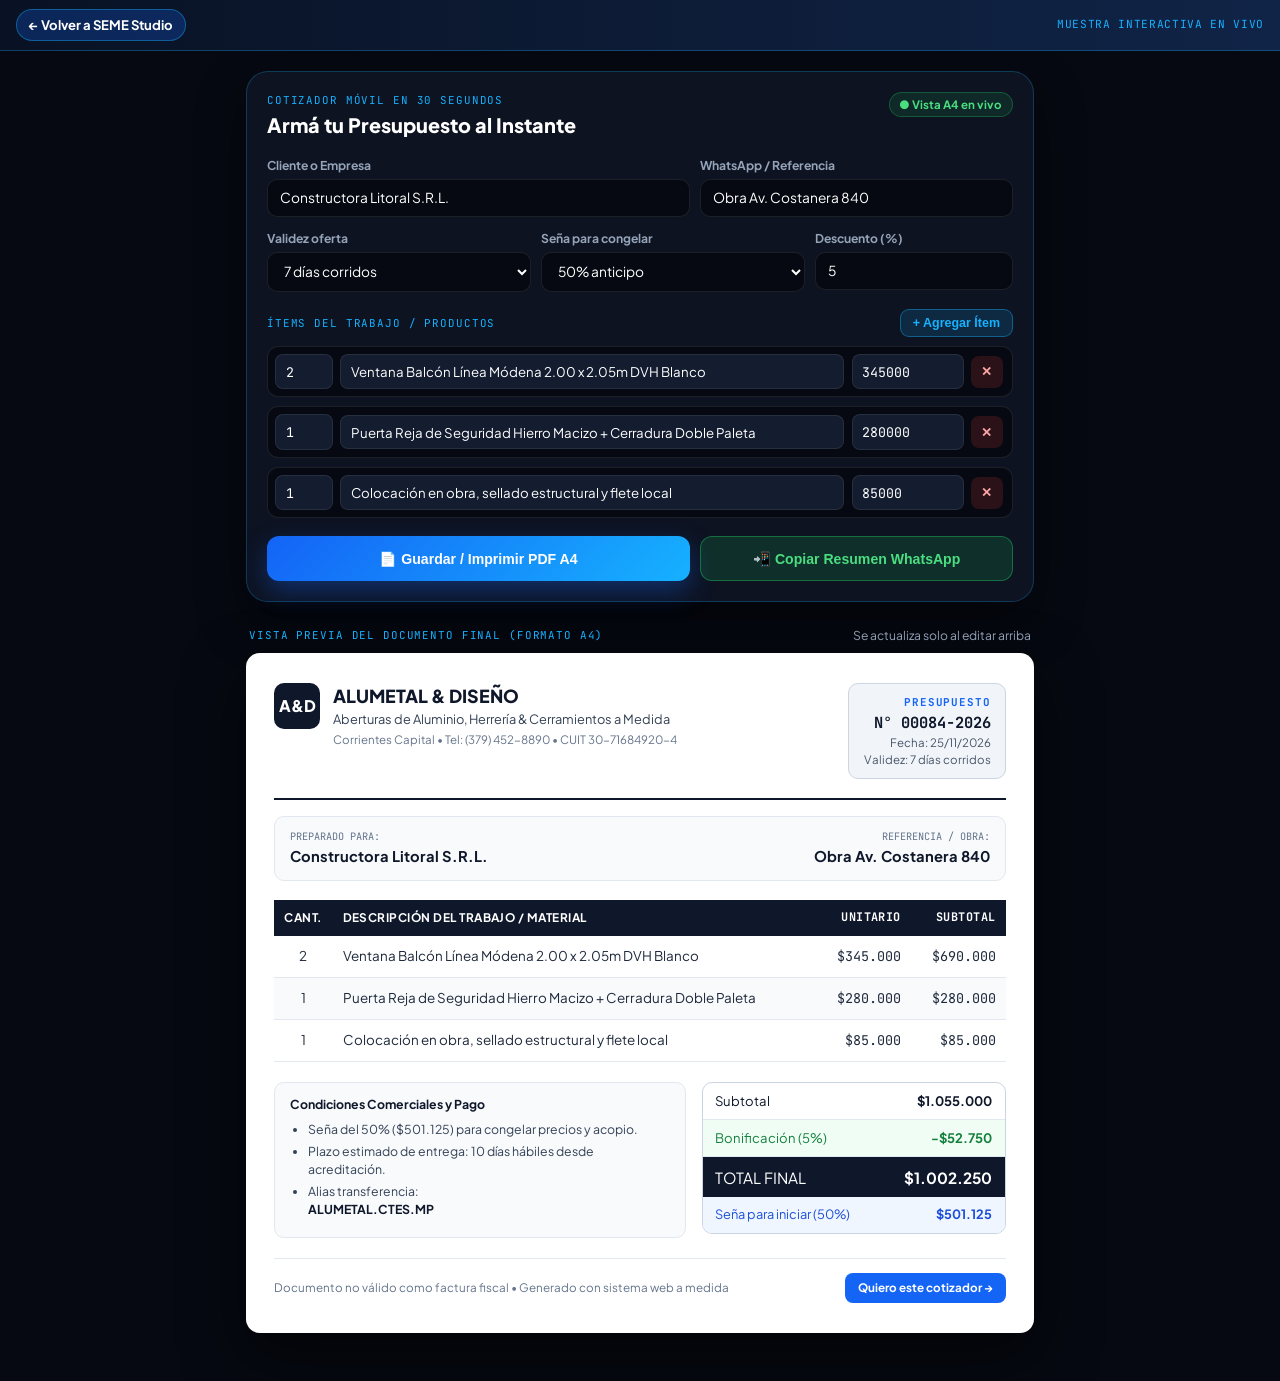
<file: demos/presupuestos.html>
<!DOCTYPE html>
<html lang="es">
<head>
  <meta charset="UTF-8" />
  <meta name="viewport" content="width=device-width, initial-scale=1.0" />
  <title>Demo: Generador de Presupuestos PDF al Instante | SEME STUDIO</title>
  <meta name="theme-color" content="#060911" />
  <link rel="icon" type="image/png" href="../assets/img/icono.png" />
  <link rel="preconnect" href="https://fonts.googleapis.com" />
  <link rel="preconnect" href="https://fonts.gstatic.com" crossorigin />
  <link href="https://fonts.googleapis.com/css2?family=JetBrains+Mono:wght@500;700&family=Plus+Jakarta+Sans:wght@400;500;600;700;800&display=swap" rel="stylesheet" />
  <link rel="stylesheet" href="./css/presupuestos.css" />
</head>
<body>

  <!-- BARRA SUPERIOR DE MODO DEMO SEME STUDIO (NO SE IMPRIME) -->
  <div class="demo-ribbon no-print">
    <a href="../index.html#servicios" class="back-link">← Volver a SEME Studio</a>
    <span class="demo-tag">MUESTRA INTERACTIVA EN VIVO</span>
  </div>

  <main class="container main-wrap">

    <!-- PANEL EDITOR RÁPIDO (NO SE IMPRIME) -->
    <section class="editor-card no-print">
      <div class="editor-header">
        <div>
          <span class="mono-label">COTIZADOR MÓVIL EN 30 SEGUNDOS</span>
          <h1>Armá tu Presupuesto al Instante</h1>
        </div>
        <span class="badge-live">● Vista A4 en vivo</span>
      </div>

      <!-- DATOS DEL CLIENTE Y CONDICIONES -->
      <div class="form-grid-2">
        <div class="field-group">
          <label for="clientNameInput">Cliente o Empresa</label>
          <input type="text" id="clientNameInput" value="Constructora Litoral S.R.L." />
        </div>
        <div class="field-group">
          <label for="clientPhoneInput">WhatsApp / Referencia</label>
          <input type="text" id="clientPhoneInput" value="Obra Av. Costanera 840" />
        </div>
      </div>

      <div class="form-grid-3">
        <div class="field-group">
          <label for="validitySelect">Validez oferta</label>
          <select id="validitySelect">
            <option value="7 días corridos" selected>7 días corridos</option>
            <option value="15 días corridos">15 días corridos</option>
            <option value="30 días corridos">30 días corridos</option>
          </select>
        </div>
        <div class="field-group">
          <label for="depositSelect">Seña para congelar</label>
          <select id="depositSelect">
            <option value="50" selected>50% anticipo</option>
            <option value="40">40% anticipo</option>
            <option value="0">Pago contra entrega</option>
          </select>
        </div>
        <div class="field-group">
          <label for="discountInput">Descuento (%)</label>
          <input type="number" id="discountInput" min="0" max="50" value="5" />
        </div>
      </div>

      <!-- LISTA DE ÍTEMS EDITABLES -->
      <div class="items-editor-head">
        <span class="mono-label">ÍTEMS DEL TRABAJO / PRODUCTOS</span>
        <button type="button" class="btn-add-item" id="addItemBtn">+ Agregar Ítem</button>
      </div>

      <div class="items-editor-list" id="itemsEditorList"></div>

      <!-- BOTONES DE ACCIÓN PRINCIPAL -->
      <div class="export-actions">
        <button type="button" class="btn-pdf-export" id="exportPdfBtn">
          📄 Guardar / Imprimir PDF A4
        </button>
        <button type="button" class="btn-wa-share" id="shareWaBtn">
          📲 Copiar Resumen WhatsApp
        </button>
      </div>
    </section>

    <!-- =====================================================
         VISTA PREVIA DOCUMENTO A4 EJECUTIVO (LO QUE SE EXPORTA)
         ===================================================== -->
    <section class="a4-preview-wrapper">
      <div class="preview-label-bar no-print">
        <span class="mono-label">VISTA PREVIA DEL DOCUMENTO FINAL (FORMATO A4)</span>
        <span class="hint-text">Se actualiza solo al editar arriba</span>
      </div>

      <article class="a4-sheet" id="a4Sheet">
        <!-- MEMBRETE -->
        <header class="doc-header">
          <div class="brand-block">
            <div class="brand-mark">A&amp;D</div>
            <div>
              <h2>ALUMETAL &amp; DISEÑO</h2>
              <p>Aberturas de Aluminio, Herrería &amp; Cerramientos a Medida</p>
              <small>Corrientes Capital &bull; Tel: (379) 452-8890 &bull; CUIT 30-71684920-4</small>
            </div>
          </div>

          <div class="quote-meta-box">
            <span class="doc-type">PRESUPUESTO</span>
            <strong id="docNumber">N° 00084-2026</strong>
            <small id="docDate">Fecha: 25/11/2026</small>
            <small id="docValidity">Validez: 7 días corridos</small>
          </div>
        </header>

        <!-- BLOQUE DESTINATARIO -->
        <div class="client-strip">
          <div>
            <small>PREPARADO PARA:</small>
            <strong id="docClientName">Constructora Litoral S.R.L.</strong>
          </div>
          <div class="client-ref-right">
            <small>REFERENCIA / OBRA:</small>
            <strong id="docClientRef">Obra Av. Costanera 840</strong>
          </div>
        </div>

        <!-- TABLA DE DETALLE -->
        <table class="quote-table">
          <thead>
            <tr>
              <th class="col-cant">Cant.</th>
              <th>Descripción del Trabajo / Material</th>
              <th class="col-num">Unitario</th>
              <th class="col-num">Subtotal</th>
            </tr>
          </thead>
          <tbody id="docTableBody"></tbody>
        </table>

        <!-- TOTALES Y CONDICIONES -->
        <div class="doc-bottom-grid">
          <div class="terms-box">
            <strong>Condiciones Comerciales y Pago</strong>
            <ul>
              <li id="docDepositLine">Seña del 50% para congelar precios y acopio de materiales.</li>
              <li>Plazo estimado de entrega: 10 días hábiles desde acreditación.</li>
              <li>Alias transferencia: <strong>ALUMETAL.CTES.MP</strong></li>
            </ul>
          </div>

          <div class="totals-box">
            <div class="tot-row">
              <span>Subtotal</span>
              <strong id="docSubtotal">$0</strong>
            </div>
            <div class="tot-row discount" id="docDiscountRow">
              <span id="docDiscountLabel">Bonificación (5%)</span>
              <strong id="docDiscountVal">-$0</strong>
            </div>
            <div class="tot-row grand">
              <span>TOTAL FINAL</span>
              <strong id="docGrandTotal">$0</strong>
            </div>
            <div class="tot-row deposit" id="docDepositBox">
              <span id="docDepositPctLabel">Anticipo (50%)</span>
              <strong id="docDepositVal">$0</strong>
            </div>
          </div>
        </div>

        <!-- PIE DE DOCUMENTO -->
        <footer class="doc-footer">
          <span>Documento no válido como factura fiscal &bull; Generado con sistema web a medida</span>
          <a href="https://wa.me/5493794924075?text=Hola%20SEME%20Studio!%20Prob%C3%A9%20la%20demo%20del%20Generador%20de%20Presupuestos%20PDF%20y%20quiero%20uno%20para%20mi%20negocio." target="_blank" rel="noopener" class="cta-doc-link no-print">
            Quiero este cotizador →
          </a>
        </footer>
      </article>
    </section>

  </main>

  <!-- TOAST DE CONFIRMACIÓN -->
  <div class="toast-msg no-print" id="toastMsg">Resumen copiado para WhatsApp ✓</div>

  <script src="./js/presupuestos.js"></script>
</body>
</html>
</file>
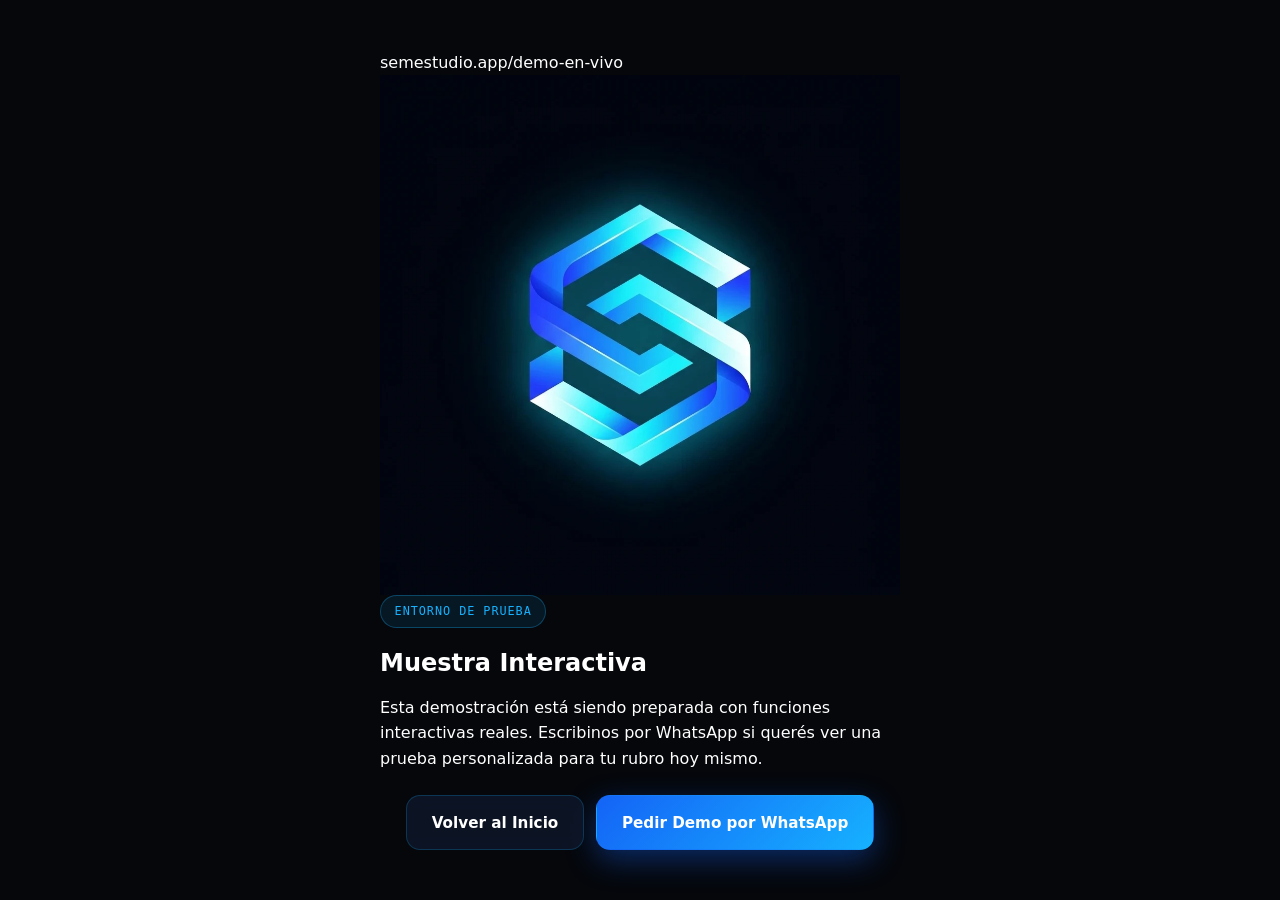
<file: demos/proximamente.html>
<!DOCTYPE html>
<html lang="es">
<head>
  <meta charset="UTF-8" />
  <meta name="viewport" content="width=device-width, initial-scale=1.0" />
  <title>Demo Interactiva | SEME STUDIO</title>
  <link rel="stylesheet" href="../css/styles.css" />
</head>
<body style="display:flex; align-items:center; justify-content:center; min-height:100vh; padding:1.5rem;">
  <div class="showcase-card" style="max-width:520px; width:100%;">
    <div class="showcase-header">
      <span class="dot red"></span><span class="dot yellow"></span><span class="dot green"></span>
      <span class="showcase-url">semestudio.app/demo-en-vivo</span>
    </div>
    <div class="showcase-body">
      <img src="../assets/img/icono.png" alt="SEME Studio" class="showcase-logo" />
      <span class="badge-tech">ENTORNO DE PRUEBA</span>
      <h2 id="demoTitle" style="margin-bottom:0.75rem;">Muestra Interactiva</h2>
      <p style="margin-bottom:1.5rem;">
        Esta demostración está siendo preparada con funciones interactivas reales. Escribinos por WhatsApp si querés ver una prueba personalizada para tu rubro hoy mismo.
      </p>
      <div style="display:flex; gap:0.75rem; justify-content:center; flex-wrap:wrap;">
        <a href="../index.html" class="btn btn-secondary">Volver al Inicio</a>
        <a href="https://wa.me/5493794924075?text=Hola%20SEME%20Studio!%20Quiero%20pedir%20una%20demo%20personalizada." target="_blank" rel="noopener" class="btn btn-primary">Pedir Demo por WhatsApp</a>
      </div>
    </div>
  </div>
  <script>
    const params = new URLSearchParams(window.location.search);
    const nombre = params.get("servicio");
    if (nombre) document.getElementById("demoTitle").textContent = "Demo: " + nombre;
  </script>
</body>
</html>
</file>
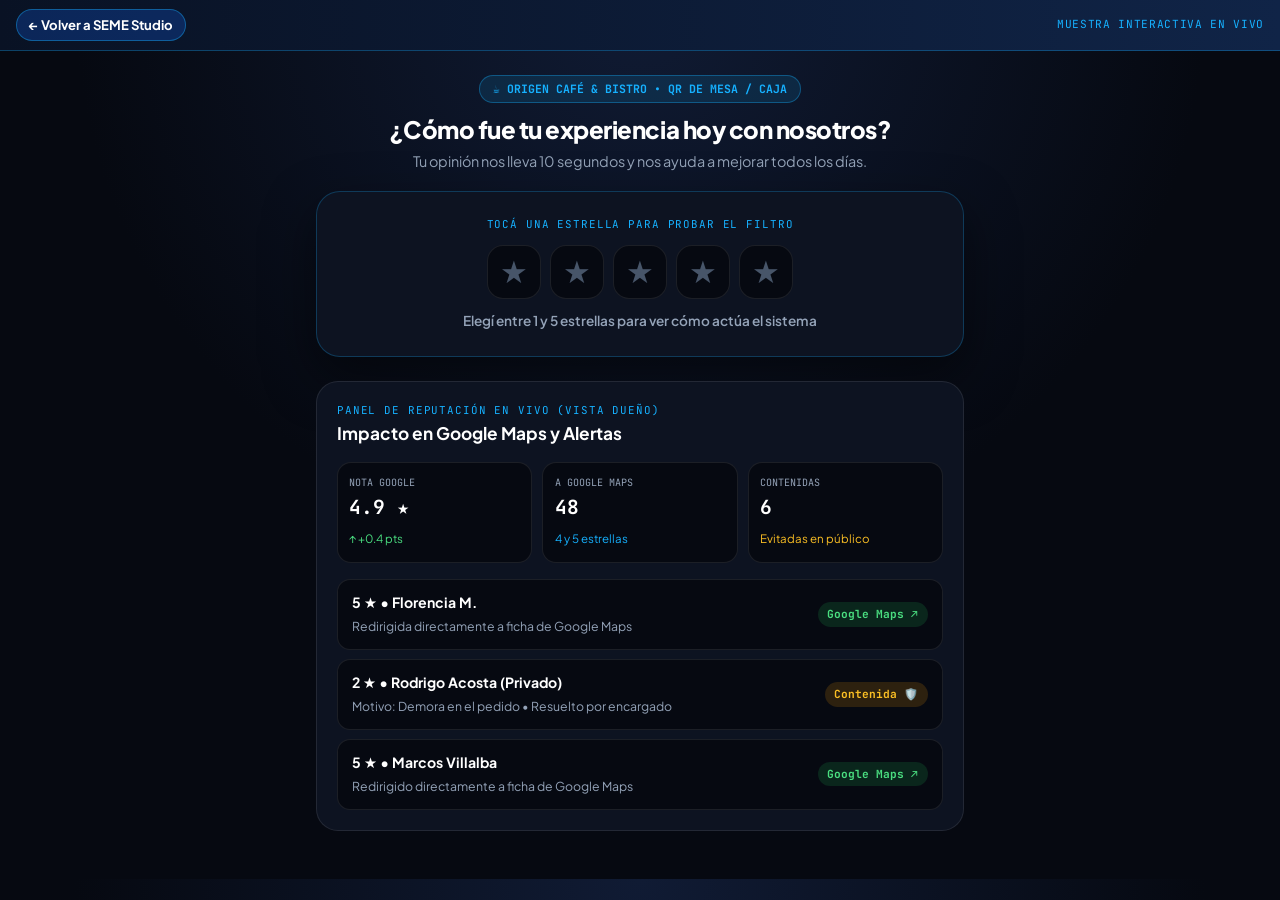
<file: demos/resenas.html>
<!DOCTYPE html>
<html lang="es">
<head>
  <meta charset="UTF-8" />
  <meta name="viewport" content="width=device-width, initial-scale=1.0" />
  <title>Demo: Filtro Inteligente de Reseñas Google Maps | SEME STUDIO</title>
  <meta name="theme-color" content="#060911" />
  <link rel="icon" type="image/png" href="../assets/img/icono.png" />
  <link rel="preconnect" href="https://fonts.googleapis.com" />
  <link rel="preconnect" href="https://fonts.gstatic.com" crossorigin />
  <link href="https://fonts.googleapis.com/css2?family=JetBrains+Mono:wght@500;700&family=Plus+Jakarta+Sans:wght@400;500;600;700;800&display=swap" rel="stylesheet" />
  <link rel="stylesheet" href="./css/resenas.css" />
</head>
<body>

  <!-- BARRA SUPERIOR DE MODO DEMO SEME STUDIO -->
  <div class="demo-ribbon">
    <a href="../index.html#servicios" class="back-link">← Volver a SEME Studio</a>
    <span class="demo-tag">MUESTRA INTERACTIVA EN VIVO</span>
  </div>

  <!-- CABECERA DEL COMERCIO -->
  <header class="venue-header">
    <div class="container">
      <div class="venue-badge">
        <span>☕ ORIGEN CAFÉ &amp; BISTRO &bull; QR DE MESA / CAJA</span>
      </div>
      <h1>¿Cómo fue tu experiencia hoy con nosotros?</h1>
      <p>Tu opinión nos lleva 10 segundos y nos ayuda a mejorar todos los días.</p>
    </div>
  </header>

  <main class="container main-layout">

    <!-- TARJETA DE CALIFICACIÓN INTERACTIVA -->
    <section class="rating-card">
      <span class="mono-label center-label">TOCÁ UNA ESTRELLA PARA PROBAR EL FILTRO</span>

      <div class="stars-row" id="starsRow" role="radiogroup" aria-label="Calificación del 1 al 5">
        <button type="button" class="star-btn" data-val="1" aria-label="1 estrella">★</button>
        <button type="button" class="star-btn" data-val="2" aria-label="2 estrellas">★</button>
        <button type="button" class="star-btn" data-val="3" aria-label="3 estrellas">★</button>
        <button type="button" class="star-btn" data-val="4" aria-label="4 estrellas">★</button>
        <button type="button" class="star-btn" data-val="5" aria-label="5 estrellas">★</button>
      </div>

      <div class="rating-caption" id="ratingCaption">
        Elegí entre 1 y 5 estrellas para ver cómo actúa el sistema
      </div>

      <!-- CAMINO A: 4 O 5 ESTRELLAS -> REDIRECCIÓN A GOOGLE MAPS -->
      <div class="route-panel google-route hidden" id="googleRoutePanel">
        <div class="route-badge green">✓ EXPERIENCIA POSITIVA DETECTADA (4-5 ★)</div>
        <h3>¡Qué alegría que hayas disfrutado tu visita!</h3>
        <p>Nos ayudarías muchísimo compartiendo esas 5 estrellas en nuestro perfil oficial de Google Maps.</p>

        <div class="google-preview-box">
          <div class="g-top">
            <span class="g-logo">G</span>
            <div>
              <strong>Origen Café &amp; Bistro</strong>
              <small>search.google.com/local/writereview</small>
            </div>
            <span class="g-stars">★★★★★</span>
          </div>
          <div class="quick-phrase-row">
            <span id="suggestedText">"Excelente atención, café increíble y súper rápido todo."</span>
            <button type="button" class="btn-copy-phrase" id="copyPhraseBtn">Copiar texto</button>
          </div>
        </div>

        <button type="button" class="btn-google-maps" id="simulateGoogleBtn">
          ⭐ Publicar Reseña en Google Maps ↗
        </button>
      </div>

      <!-- CAMINO B: 1 A 3 ESTRELLAS -> CONTENCIÓN PRIVADA AL DUEÑO -->
      <form class="route-panel private-route hidden" id="privateRouteForm">
        <div class="route-badge amber">🛡️ CANAL PRIVADO DE ATENCIÓN DIRECTA (1-3 ★)</div>
        <h3>Lamentamos no haber estado a la altura</h3>
        <p>Este mensaje le llega <strong>únicamente al dueño</strong> por privado para solucionarlo hoy mismo.</p>

        <div class="tags-wrap" id="issueTags">
          <button type="button" class="issue-tag active" data-tag="Demora en el pedido">⏱️ Demora en atención</button>
          <button type="button" class="issue-tag" data-tag="Producto / Temperatura">🍽️ Producto / Temperatura</button>
          <button type="button" class="issue-tag" data-tag="Atención en caja">💬 Atención en caja</button>
          <button type="button" class="issue-tag" data-tag="Otro motivo">📝 Otro motivo</button>
        </div>

        <div class="form-group">
          <label for="privateComment">Contanos qué pasó</label>
          <textarea id="privateComment" rows="2" required>El pedido tardó más de lo habitual y llegó tibio.</textarea>
        </div>

        <div class="form-group">
          <label for="privateContact">Tu nombre o WhatsApp (para compensarte)</label>
          <input type="text" id="privateContact" value="Nicolás • 3794 48-1120" placeholder="Ej: Nicolás • 3794..." />
        </div>

        <button type="submit" class="btn-send-private">
          🔒 Enviar Mensaje Privado al Dueño
        </button>
      </form>
    </section>

    <!-- PANEL EN VIVO DEL DUEÑO DEL NEGOCIO -->
    <section class="owner-dashboard">
      <div class="owner-head">
        <div>
          <span class="mono-label">PANEL DE REPUTACIÓN EN VIVO (VISTA DUEÑO)</span>
          <h2>Impacto en Google Maps y Alertas</h2>
        </div>
      </div>

      <div class="metrics-strip">
        <div class="metric-box">
          <small>NOTA GOOGLE</small>
          <strong>4.9 ★</strong>
          <span class="up">↑ +0.4 pts</span>
        </div>
        <div class="metric-box">
          <small>A GOOGLE MAPS</small>
          <strong id="googleCountVal">48</strong>
          <span class="cyan">4 y 5 estrellas</span>
        </div>
        <div class="metric-box">
          <small>CONTENIDAS</small>
          <strong id="containedCountVal">6</strong>
          <span class="amber">Evitadas en público</span>
        </div>
      </div>

      <div class="feed-list" id="feedbackFeedList"></div>
    </section>

  </main>

  <!-- MODAL DE CONFIRMACIÓN DE ACCIÓN -->
  <div class="modal-backdrop" id="resultModal" aria-hidden="true">
    <div class="result-card">
      <div class="result-icon" id="modalIcon">⭐</div>
      <span class="mono-label" id="modalTag">REDIRECCIÓN EXITOSA</span>
      <h3 id="modalTitle">¡Reseña 5★ enviada a Google Maps!</h3>
      <p id="modalDesc">En la versión real, el cliente aterriza directo en la ventana de puntuación de tu ficha de Google sin tener que buscarte.</p>
      <div class="modal-actions">
        <button type="button" class="btn-sec" id="closeModalBtn">Probar otra puntuación</button>
        <a href="https://wa.me/5493794924075?text=Hola%20SEME%20Studio!%20Prob%C3%A9%20la%20demo%20del%20Filtro%20de%20Rese%C3%B1as%20de%20Google%20Maps%20y%20quiero%20uno%20para%20mi%20negocio." target="_blank" rel="noopener" class="btn-pri">
          Quiero este sistema
        </a>
      </div>
    </div>
  </div>

  <!-- TOAST -->
  <div class="toast-msg" id="toastMsg">Texto copiado al portapapeles ✓</div>

  <script src="./js/resenas.js"></script>
</body>
</html>
</file>
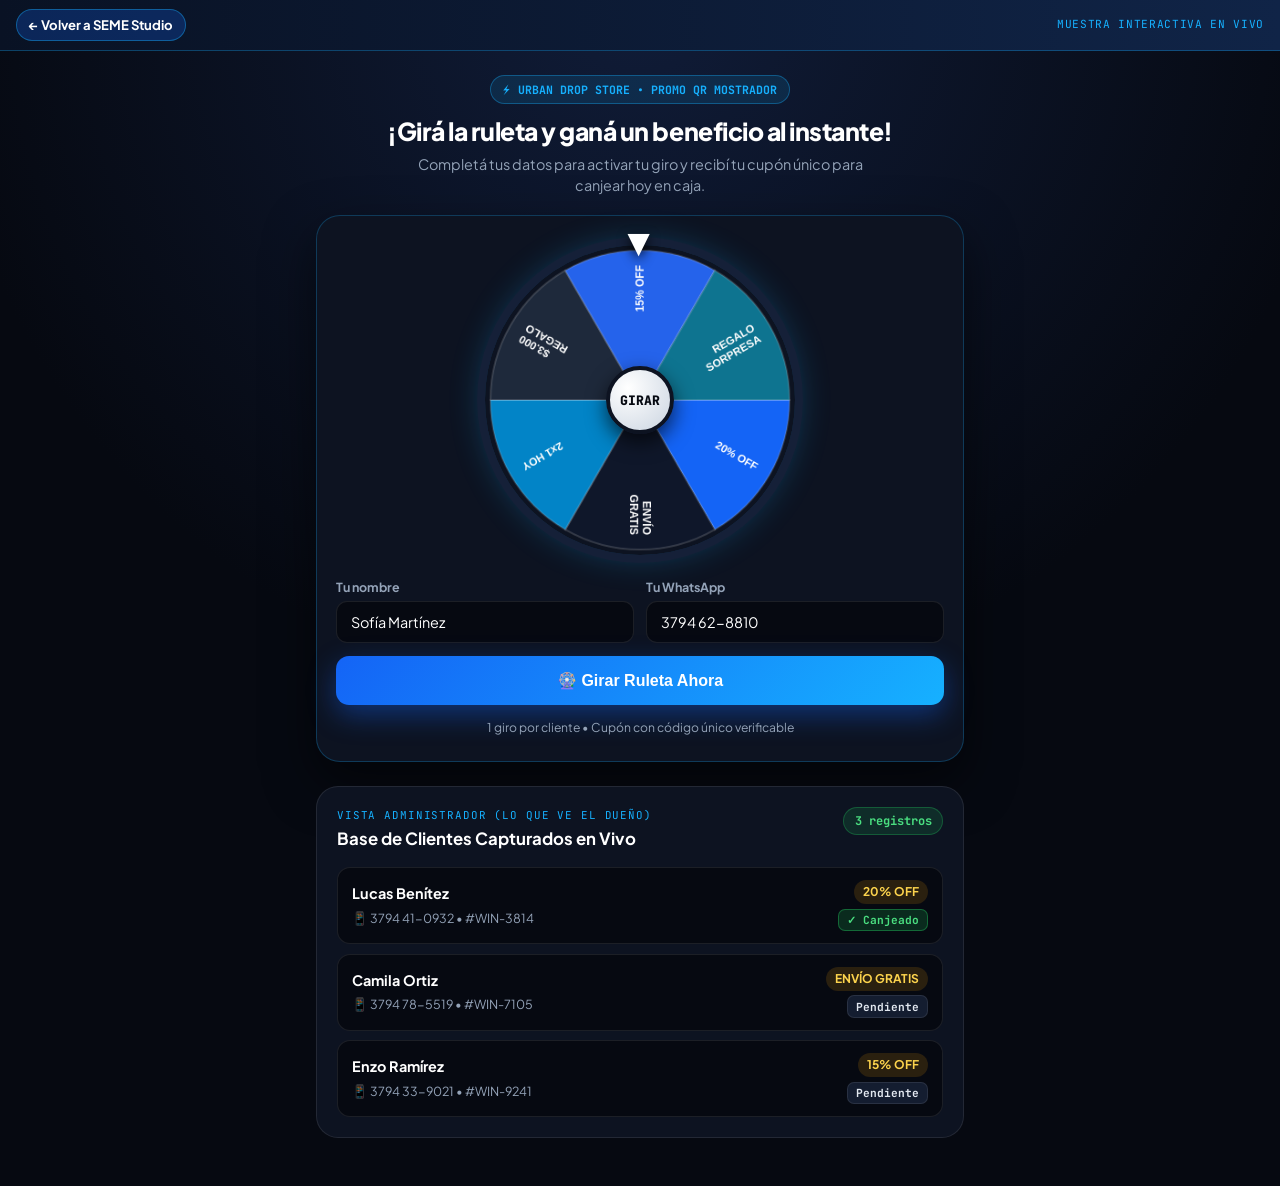
<file: demos/ruleta.html>
<!DOCTYPE html>
<html lang="es">
<head>
  <meta charset="UTF-8" />
  <meta name="viewport" content="width=device-width, initial-scale=1.0" />
  <title>Demo: Ruleta de Premios QR | SEME STUDIO</title>
  <meta name="theme-color" content="#060911" />
  <link rel="icon" type="image/png" href="../assets/img/icono.png" />
  <link rel="preconnect" href="https://fonts.googleapis.com" />
  <link rel="preconnect" href="https://fonts.gstatic.com" crossorigin />
  <link href="https://fonts.googleapis.com/css2?family=JetBrains+Mono:wght@500;700&family=Plus+Jakarta+Sans:wght@400;500;600;700;800&display=swap" rel="stylesheet" />
  <link rel="stylesheet" href="./css/ruleta.css" />
</head>
<body>

  <!-- BARRA SUPERIOR DE MODO DEMO SEME STUDIO -->
  <div class="demo-ribbon">
    <a href="../index.html#servicios" class="back-link">← Volver a SEME Studio</a>
    <span class="demo-tag">MUESTRA INTERACTIVA EN VIVO</span>
  </div>

  <!-- CABECERA DEL LOCAL PROMOCIONAL -->
  <header class="promo-header">
    <div class="container">
      <div class="store-pill">
        <span class="store-icon">⚡</span>
        <span>URBAN DROP STORE &bull; PROMO QR MOSTRADOR</span>
      </div>
      <h1>¡Girá la ruleta y ganá un beneficio al instante!</h1>
      <p>Completá tus datos para activar tu giro y recibí tu cupón único para canjear hoy en caja.</p>
    </div>
  </header>

  <main class="container main-layout">

    <!-- TARJETA PRINCIPAL DE LA RULETA -->
    <section class="wheel-stage-card">
      <div class="wheel-wrapper">
        <div class="wheel-pointer" aria-hidden="true">▼</div>
        <canvas id="wheelCanvas" width="340" height="340"></canvas>
        <button type="button" class="wheel-hub" id="hubSpinBtn" aria-label="Girar ruleta">
          GIRAR
        </button>
      </div>

      <!-- FORMULARIO RÁPIDO DE CAPTACIÓN -->
      <form class="lead-form" id="spinForm">
        <div class="form-grid">
          <div class="input-group">
            <label for="playerName">Tu nombre</label>
            <input type="text" id="playerName" value="Sofía Martínez" placeholder="Ej: Sofía" required />
          </div>
          <div class="input-group">
            <label for="playerWa">Tu WhatsApp</label>
            <input type="tel" id="playerWa" value="3794 62-8810" placeholder="Ej: 3794..." required />
          </div>
        </div>

        <button type="submit" class="btn-spin-main" id="mainSpinBtn">
          🎡 Girar Ruleta Ahora
        </button>
        <span class="legal-hint">1 giro por cliente &bull; Cupón con código único verificable</span>
      </form>
    </section>

    <!-- PANEL EN VIVO DEL DUEÑO DEL LOCAL -->
    <section class="owner-panel">
      <div class="owner-header">
        <div>
          <span class="mono-tag">VISTA ADMINISTRADOR (LO QUE VE EL DUEÑO)</span>
          <h2>Base de Clientes Capturados en Vivo</h2>
        </div>
        <span class="leads-counter" id="leadsCountBadge">3 registros</span>
      </div>

      <div class="leads-list" id="leadsList"></div>
    </section>

  </main>

  <!-- MODAL DE PREMIO GANADO -->
  <div class="modal-backdrop" id="winModal" aria-hidden="true">
    <div class="win-card">
      <div class="win-confetti" aria-hidden="true">🎉</div>
      <span class="mono-tag">¡PREMIO DESBLOQUEADO!</span>
      <h3 id="wonPrizeTitle">20% OFF en tu compra</h3>
      <p id="wonPlayerText">Felicitaciones Sofía, presentá este código en caja antes de pagar:</p>

      <div class="coupon-box">
        <small>CÓDIGO ÚNICO DE CANJE</small>
        <strong id="couponCodeText">#WIN-4920</strong>
        <button type="button" class="btn-copy-code" id="copyCodeBtn">Copiar código</button>
      </div>

      <div class="wa-ticket-preview">
        <span class="mono-tag">MENSAJE AUTOMÁTICO AL CLIENTE:</span>
        <pre id="waCouponPreview"></pre>
      </div>

      <div class="win-actions">
        <button type="button" class="btn-sec" id="spinAgainBtn">Girar de nuevo (Demo)</button>
        <a href="https://wa.me/5493794924075?text=Hola%20SEME%20Studio!%20Prob%C3%A9%20la%20demo%20de%20la%20Ruleta%20de%20Premios%20QR%20y%20quiero%20una%20para%20mi%20negocio." target="_blank" rel="noopener" class="btn-pri">
          Quiero esta ruleta
        </a>
      </div>
    </div>
  </div>

  <script src="./js/ruleta.js"></script>
</body>
</html>
</file>
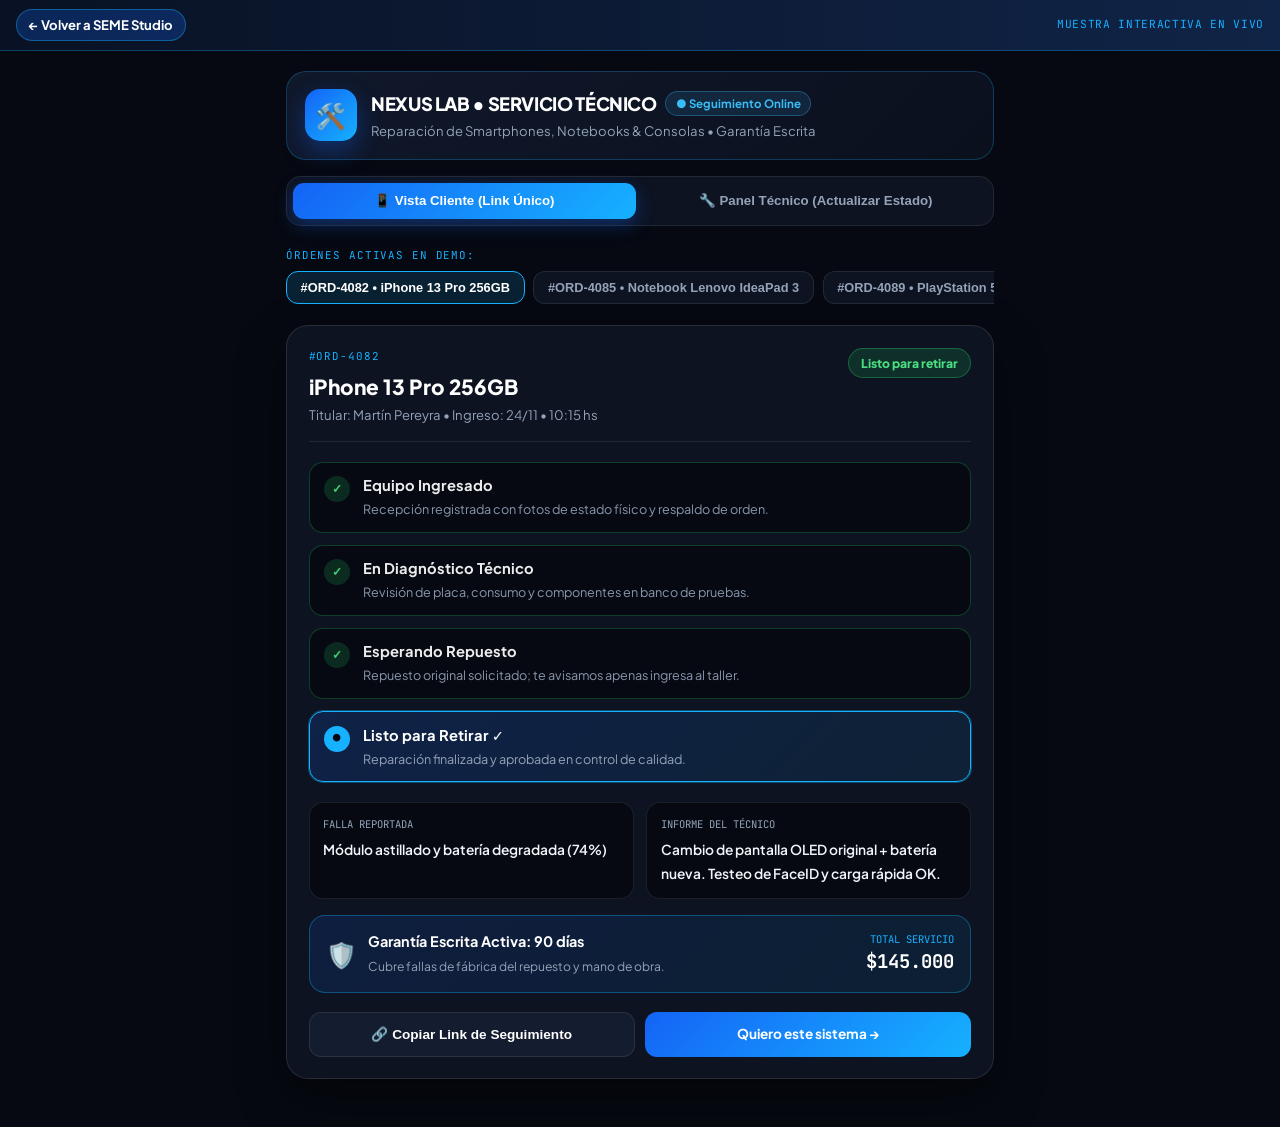
<file: demos/taller.html>
<!DOCTYPE html>
<html lang="es">
<head>
  <meta charset="UTF-8" />
  <meta name="viewport" content="width=device-width, initial-scale=1.0" />
  <title>Demo: Gestor de Servicio Técnico y Garantías | SEME STUDIO</title>
  <meta name="theme-color" content="#060911" />
  <link rel="icon" type="image/png" href="../assets/img/icono.png" />
  <link rel="preconnect" href="https://fonts.googleapis.com" />
  <link rel="preconnect" href="https://fonts.gstatic.com" crossorigin />
  <link href="https://fonts.googleapis.com/css2?family=JetBrains+Mono:wght@500;700&family=Plus+Jakarta+Sans:wght@400;500;600;700;800&display=swap" rel="stylesheet" />
  <link rel="stylesheet" href="./css/taller.css" />
</head>
<body>

  <!-- BARRA SUPERIOR DE MODO DEMO SEME STUDIO -->
  <div class="demo-ribbon">
    <a href="../index.html#servicios" class="back-link">← Volver a SEME Studio</a>
    <span class="demo-tag">MUESTRA INTERACTIVA EN VIVO</span>
  </div>

  <!-- CABECERA DEL TALLER DE MUESTRA -->
  <header class="shop-header">
    <div class="container">
      <div class="shop-banner">
        <div class="shop-icon">🛠️</div>
        <div class="shop-meta">
          <div class="shop-title-row">
            <h1>NEXUS LAB &bull; SERVICIO TÉCNICO</h1>
            <span class="badge-cloud">● Seguimiento Online</span>
          </div>
          <p>Reparación de Smartphones, Notebooks &amp; Consolas &bull; Garantía Escrita</p>
        </div>
      </div>

      <!-- SELECTOR DE MODO DE VISTA (CLIENTE VS TALLER) -->
      <div class="role-switcher" id="roleSwitcher">
        <button type="button" class="role-btn active" data-view="cliente">
          📱 Vista Cliente (Link Único)
        </button>
        <button type="button" class="role-btn" data-view="taller">
          🔧 Panel Técnico (Actualizar Estado)
        </button>
      </div>
    </div>
  </header>

  <main class="container main-content">

    <!-- SELECTOR RÁPIDO DE ÓRDENES DE EJEMPLO -->
    <div class="orders-bar">
      <span class="mono-label">ÓRDENES ACTIVAS EN DEMO:</span>
      <div class="order-pills" id="orderPills"></div>
    </div>

    <!-- =====================================================
         VISTA 1: LO QUE VE EL CLIENTE AL ABRIR SU LINK
         ===================================================== -->
    <section id="clientView" class="view-section">
      <div class="ticket-card">
        <div class="ticket-top">
          <div>
            <span class="mono-label" id="cOrderCode">#ORD-4082</span>
            <h2 id="cDeviceName">iPhone 13 Pro 256GB</h2>
            <p class="client-sub" id="cClientOwner">Titular: Martín Pereyra &bull; Ingreso: 24/11</p>
          </div>
          <span class="status-pill" id="cStatusBadge">Listo para retirar</span>
        </div>

        <!-- LÍNEA DE TIEMPO VISUAL -->
        <div class="timeline-box" id="cTimeline"></div>

        <!-- DIAGNÓSTICO Y DETALLE TÉCNICO -->
        <div class="detail-grid">
          <div class="info-tile">
            <small>FALLA REPORTADA</small>
            <strong id="cReportedIssue">Módulo astillado y batería degradada (74%)</strong>
          </div>
          <div class="info-tile">
            <small>INFORME DEL TÉCNICO</small>
            <strong id="cTechReport">Cambio de pantalla OLED original + batería nueva. Testeo de FaceID y carga OK.</strong>
          </div>
        </div>

        <!-- CHECKLIST DE RECEPCIÓN Y GARANTÍA -->
        <div class="warranty-strip">
          <div class="warranty-left">
            <span class="shield-icon">🛡️</span>
            <div>
              <strong>Garantía Escrita Activa: <span id="cWarrantyDays">90 días</span></strong>
              <small>Cubre fallas de fábrica del repuesto y mano de obra.</small>
            </div>
          </div>
          <div class="price-box">
            <small>TOTAL SERVICIO</small>
            <strong id="cTotalPrice">$145.000</strong>
          </div>
        </div>

        <!-- ACCIONES DEL CLIENTE -->
        <div class="client-actions">
          <button type="button" class="btn-outline-demo" id="copyTrackingBtn">
            🔗 Copiar Link de Seguimiento
          </button>
          <a href="https://wa.me/5493794924075?text=Hola%20SEME%20Studio!%20Prob%C3%A9%20la%20demo%20del%20Gestor%20de%20Servicio%20T%C3%A9cnico%20y%20quiero%20uno%20para%20mi%20taller." target="_blank" rel="noopener" class="btn-primary-demo">
            Quiero este sistema →
          </a>
        </div>
      </div>
    </section>

    <!-- =====================================================
         VISTA 2: PANEL DEL TÉCNICO / DUEÑO DEL TALLER
         ===================================================== -->
    <section id="techView" class="view-section hidden">
      <div class="tech-card">
        <div class="tech-header">
          <div>
            <span class="mono-label">CONTROL DE TALLER EN TIEMPO REAL</span>
            <h2>Actualizar Orden <span id="tOrderCode">#ORD-4082</span></h2>
          </div>
          <button type="button" class="btn-switch-back" id="jumpToClientBtn">
            Ver como Cliente ↗
          </button>
        </div>

        <p class="tech-hint">
          Tocá cualquier estado para actualizar el progreso: el cliente lo ve reflejado al instante en su enlace sin tener que llamar.
        </p>

        <div class="state-buttons-grid" id="stateButtonsGrid">
          <button type="button" class="state-option" data-step="0">
            <span class="st-num">01</span>
            <strong>Equipo Ingresado</strong>
            <small>Recepción y checklist</small>
          </button>
          <button type="button" class="state-option" data-step="1">
            <span class="st-num">02</span>
            <strong>En Diagnóstico</strong>
            <small>Revisión en banco</small>
          </button>
          <button type="button" class="state-option" data-step="2">
            <span class="st-num">03</span>
            <strong>Esperando Repuesto</strong>
            <small>Pedido a proveedor</small>
          </button>
          <button type="button" class="state-option" data-step="3">
            <span class="st-num">04</span>
            <strong>Listo para Retirar</strong>
            <small>Control de calidad OK</small>
          </button>
        </div>

        <div class="tech-note-editor">
          <label for="techNoteInput">Nota visible para el cliente en su link:</label>
          <textarea id="techNoteInput" rows="2"></textarea>
        </div>

        <!-- VISTA PREVIA DEL AVISO POR WHATSAPP AL CAMBIAR ESTADO -->
        <div class="wa-notify-box">
          <div class="wa-notify-top">
            <span class="mono-label">MENSAJE AUTOMÁTICO PARA AVISAR AL CLIENTE:</span>
            <button type="button" class="btn-sim-notify" id="simNotifyBtn">Simular Aviso ✓</button>
          </div>
          <pre id="waNotifyPreview"></pre>
        </div>
      </div>
    </section>

  </main>

  <!-- TOAST DE CONFIRMACIÓN -->
  <div class="toast-msg" id="toastMsg">Estado actualizado en vivo ✓</div>

  <script src="./js/taller.js"></script>
</body>
</html>
</file>
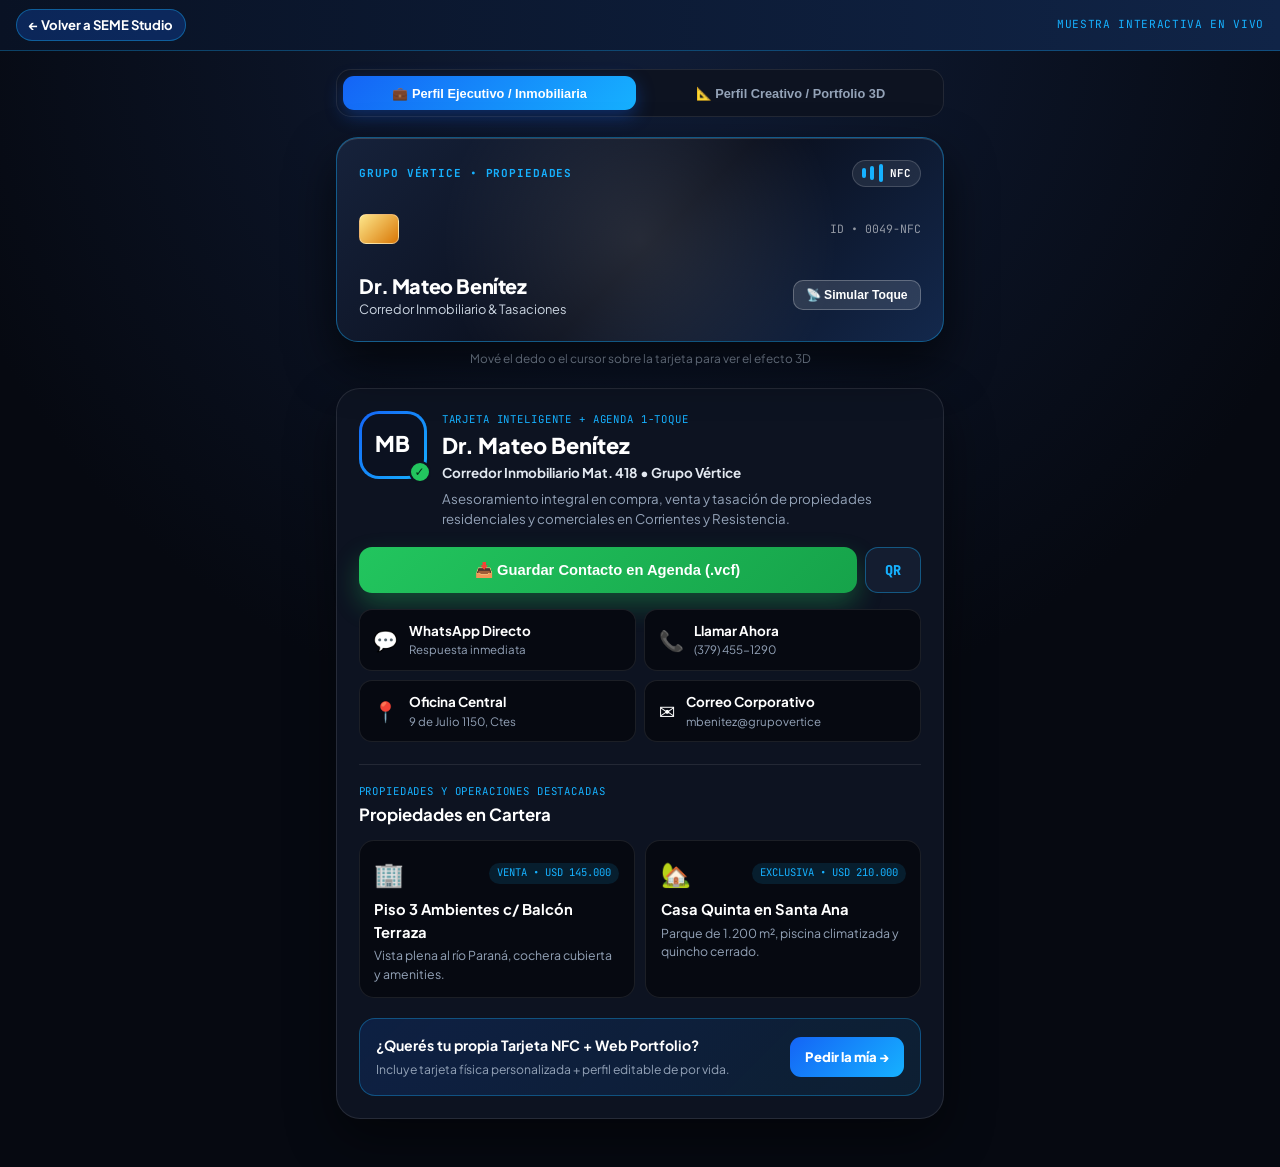
<file: demos/tarjeta-nfc.html>
<!DOCTYPE html>
<html lang="es">
<head>
  <meta charset="UTF-8" />
  <meta name="viewport" content="width=device-width, initial-scale=1.0" />
  <title>Demo: Tarjetas Digitales NFC &amp; Portfolios 3D | SEME STUDIO</title>
  <meta name="theme-color" content="#060911" />
  <link rel="icon" type="image/png" href="../assets/img/icono.png" />
  <link rel="preconnect" href="https://fonts.googleapis.com" />
  <link rel="preconnect" href="https://fonts.gstatic.com" crossorigin />
  <link href="https://fonts.googleapis.com/css2?family=JetBrains+Mono:wght@500;700&family=Plus+Jakarta+Sans:wght@400;500;600;700;800&display=swap" rel="stylesheet" />
  <link rel="stylesheet" href="./css/tarjeta-nfc.css" />
</head>
<body>

  <!-- BARRA SUPERIOR DE MODO DEMO SEME STUDIO -->
  <div class="demo-ribbon">
    <a href="../index.html#servicios" class="back-link">← Volver a SEME Studio</a>
    <span class="demo-tag">MUESTRA INTERACTIVA EN VIVO</span>
  </div>

  <main class="container main-wrap">

    <!-- SELECTOR DE RUBRO PARA MOSTRAR EN LA DEMO -->
    <div class="profile-switcher" id="profileSwitcher">
      <button type="button" class="prof-btn active" data-profile="ejecutivo">
        💼 Perfil Ejecutivo / Inmobiliaria
      </button>
      <button type="button" class="prof-btn" data-profile="creativo">
        📐 Perfil Creativo / Portfolio 3D
      </button>
    </div>

    <!-- TARJETA FÍSICA NFC INTERACTIVA EN 3D -->
    <section class="nfc-stage">
      <div class="nfc-card-3d" id="nfcCard3d">
        <div class="card-glare" id="cardGlare"></div>

        <div class="card-top-row">
          <span class="card-brand-tag" id="cardBrandTag">GRUPO VÉRTICE &bull; PROPIEDADES</span>
          <div class="nfc-waves" title="Chip NFC Activo">
            <span></span><span></span><span></span>
            <strong>NFC</strong>
          </div>
        </div>

        <div class="card-middle-row">
          <div class="card-chip"></div>
          <span class="card-serial" id="cardSerial">ID • 0049-NFC</span>
        </div>

        <div class="card-bottom-row">
          <div>
            <h2 id="cardHolderName">Dr. Mateo Benítez</h2>
            <p id="cardHolderRole">Corredor Inmobiliario &amp; Tasaciones</p>
          </div>
          <button type="button" class="btn-sim-tap" id="simTapBtn">
            📡 Simular Toque
          </button>
        </div>
      </div>
      <p class="tilt-hint">Mové el dedo o el cursor sobre la tarjeta para ver el efecto 3D</p>
    </section>

    <!-- PERFIL DIGITAL QUE SE ABRE EN EL CELULAR DEL CLIENTE -->
    <section class="digital-profile-card">
      <div class="profile-hero">
        <div class="avatar-ring">
          <div class="avatar-initials" id="avatarInitials">MB</div>
          <span class="verified-dot" title="Perfil Verificado">✓</span>
        </div>

        <div class="profile-identity">
          <span class="mono-label" id="profileCategoryTag">TARJETA INTELIGENTE + AGENDA 1-TOQUE</span>
          <h1 id="profileName">Dr. Mateo Benítez</h1>
          <p class="profile-role" id="profileRole">Corredor Inmobiliario Mat. 418 &bull; Grupo Vértice</p>
          <p class="profile-bio" id="profileBio">
            Asesoramiento integral en compra, venta y tasación de propiedades residenciales y comerciales en Corrientes y Resistencia.
          </p>
        </div>
      </div>

      <!-- BOTÓN ESTRELLA: GUARDAR CONTACTO EN AGENDA (.VCF REAL) -->
      <div class="primary-cta-row">
        <button type="button" class="btn-save-vcard" id="saveVcardBtn">
          📥 Guardar Contacto en Agenda (.vcf)
        </button>
        <button type="button" class="btn-show-qr" id="openQrBtn" title="Mostrar QR de respaldo">
          QR
        </button>
      </div>

      <!-- ACCESOS DIRECTOS EN 1 TOQUE -->
      <div class="quick-links-grid" id="quickLinksGrid"></div>

      <!-- SECCIÓN DE PORTFOLIO / PROYECTOS DESTACADOS -->
      <div class="portfolio-section">
        <div class="section-head">
          <span class="mono-label" id="portfolioEyebrow">PROPIEDADES Y OPERACIONES DESTACADAS</span>
          <h3 id="portfolioTitle">Catálogo / Portfolio Interactivo</h3>
        </div>

        <div class="projects-grid" id="projectsGrid"></div>
      </div>

      <!-- BANNER CONVERSIÓN SEME STUDIO -->
      <div class="seme-promo-box">
        <div>
          <strong>¿Querés tu propia Tarjeta NFC + Web Portfolio?</strong>
          <small>Incluye tarjeta física personalizada + perfil editable de por vida.</small>
        </div>
        <a href="https://wa.me/5493794924075?text=Hola%20SEME%20Studio!%20Prob%C3%A9%20la%20demo%20de%20Tarjetas%20Digitales%20NFC%20y%20Portfolios%203D%20y%20quiero%20encargar%20la%20m%C3%ADa." target="_blank" rel="noopener" class="btn-order-nfc">
          Pedir la mía →
        </a>
      </div>
    </section>

  </main>

  <!-- MODAL: DETALLE DE PROYECTO / PROPIEDAD -->
  <div class="modal-backdrop" id="projectModal" aria-hidden="true">
    <div class="modal-card">
      <div class="modal-top">
        <span class="mono-label" id="mProjTag">FICHA DESTACADA</span>
        <button type="button" class="close-btn" id="closeProjectModal">&times;</button>
      </div>
      <div class="modal-emoji-banner" id="mProjEmoji">🏢</div>
      <h3 id="mProjTitle">Torre Costanera Norte</h3>
      <p id="mProjDesc">Descripción completa del proyecto o propiedad seleccionada.</p>
      <div class="modal-specs" id="mProjSpecs"></div>
      <a href="https://wa.me/5493794924075?text=Hola!%20Vi%20tu%20tarjeta%20digital%20NFC%20y%20quiero%20consultar%20por%20un%20proyecto%20destacado." target="_blank" rel="noopener" class="btn-modal-wa">
        💬 Consultar por WhatsApp
      </a>
    </div>
  </div>

  <!-- MODAL: QR DE RESPALDO PARA TELÉFONOS SIN NFC -->
  <div class="modal-backdrop" id="qrModal" aria-hidden="true">
    <div class="modal-card qr-modal-card">
      <div class="modal-top">
        <span class="mono-label">RESPALDO UNIVERSAL SIN NFC</span>
        <button type="button" class="close-btn" id="closeQrModal">&times;</button>
      </div>
      <h3>Escaneá con cualquier cámara</h3>
      <p>Si el teléfono del cliente no tiene chip NFC activado, escanea este código desde la misma tarjeta.</p>
      <div class="qr-box-visual">
        <div class="qr-matrix" aria-hidden="true"></div>
      </div>
      <span class="qr-url-pill" id="qrUrlText">semestudio.app/card/mateo-benitez</span>
    </div>
  </div>

  <!-- TOAST DE CONFIRMACIÓN -->
  <div class="toast-msg" id="toastMsg">Contacto descargado listo para agendar ✓</div>

  <script src="./js/tarjeta-nfc.js"></script>
</body>
</html>
</file>
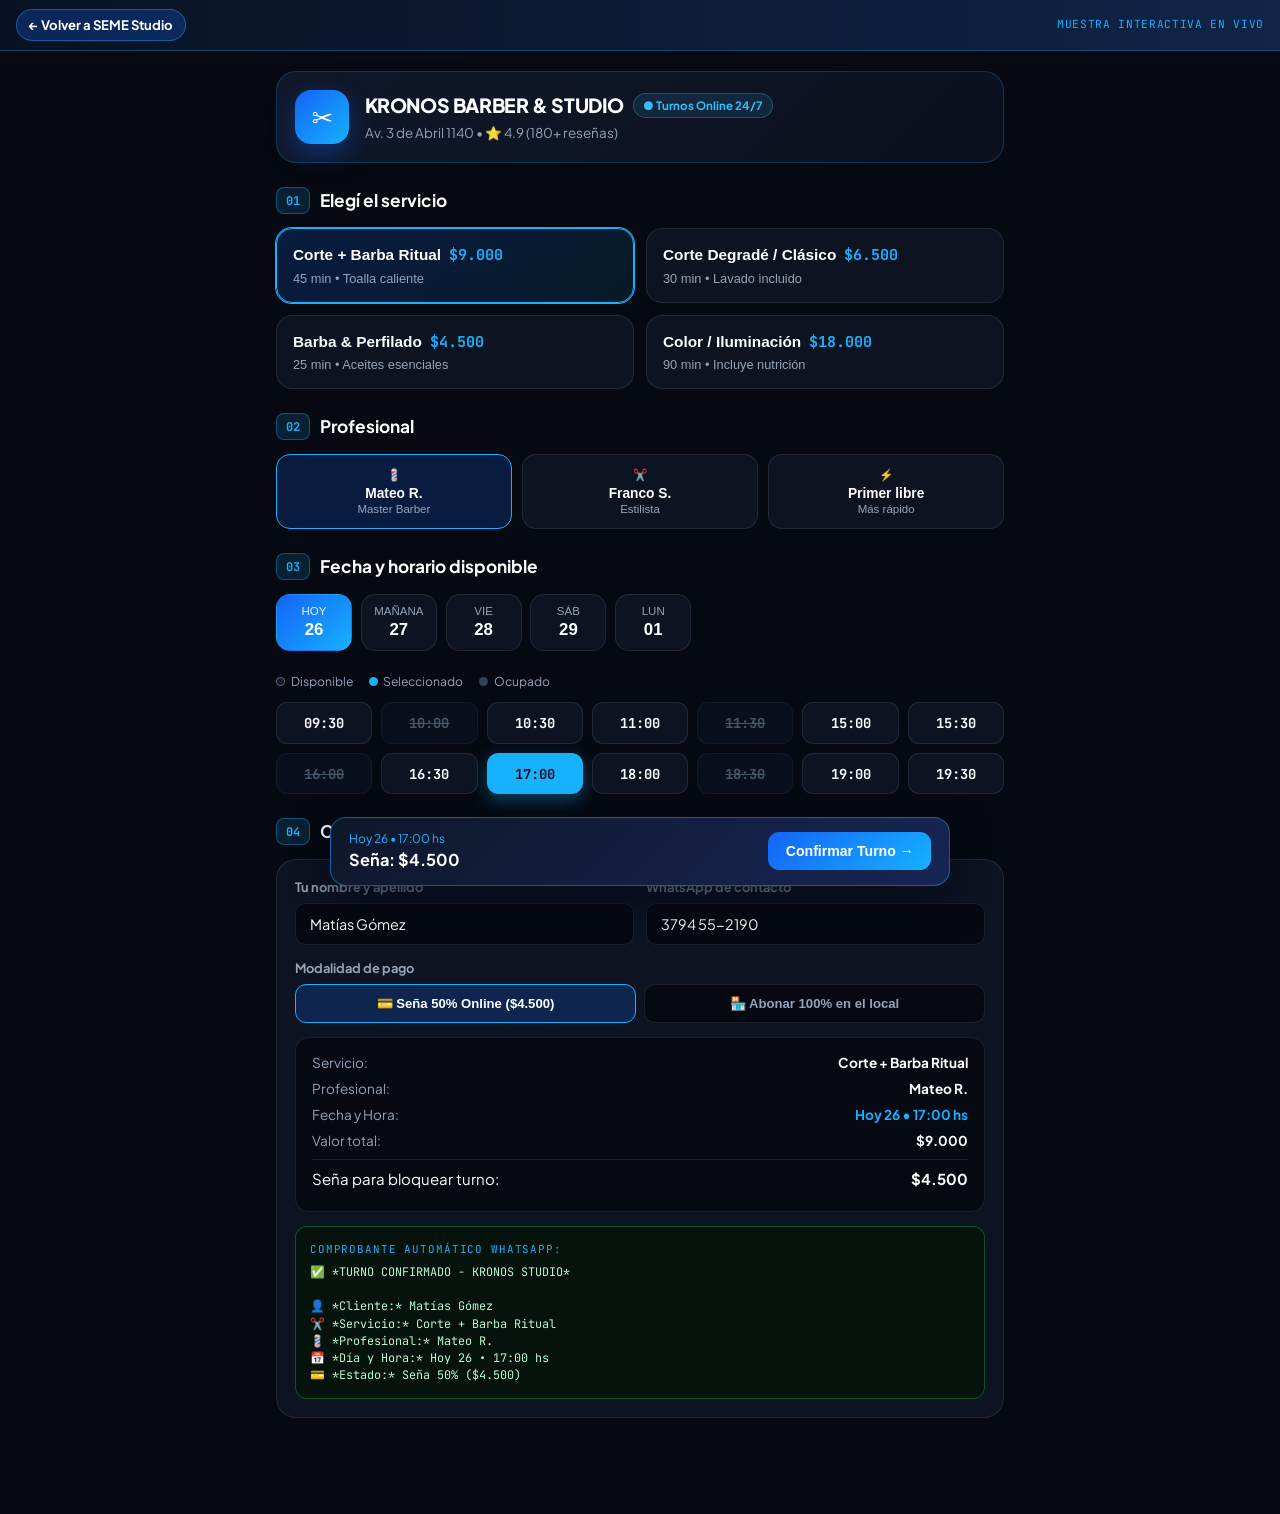
<file: demos/turnos.html>
<!DOCTYPE html>
<html lang="es">
<head>
  <meta charset="UTF-8" />
  <meta name="viewport" content="width=device-width, initial-scale=1.0" />
  <title>Demo: MicroApp de Turnos y Reservas | SEME STUDIO</title>
  <meta name="theme-color" content="#060911" />
  <link rel="icon" type="image/png" href="../assets/img/icono.png" />
  <link rel="preconnect" href="https://fonts.googleapis.com" />
  <link rel="preconnect" href="https://fonts.gstatic.com" crossorigin />
  <link href="https://fonts.googleapis.com/css2?family=JetBrains+Mono:wght@500;700&family=Plus+Jakarta+Sans:wght@400;500;600;700;800&display=swap" rel="stylesheet" />
  <link rel="stylesheet" href="./css/turnos.css" />
</head>
<body>

  <!-- BARRA SUPERIOR DE MODO DEMO SEME STUDIO -->
  <div class="demo-ribbon">
    <a href="../index.html#servicios" class="back-link">← Volver a SEME Studio</a>
    <span class="demo-tag">MUESTRA INTERACTIVA EN VIVO</span>
  </div>

  <!-- CABECERA DEL LOCAL DE MUESTRA -->
  <header class="biz-header">
    <div class="container">
      <div class="biz-card">
        <div class="biz-avatar">✂️</div>
        <div class="biz-info">
          <div class="biz-top-row">
            <h1>KRONOS BARBER & STUDIO</h1>
            <span class="badge-live">● Turnos Online 24/7</span>
          </div>
          <p>Av. 3 de Abril 1140 &bull; ⭐ 4.9 (180+ reseñas)</p>
        </div>
      </div>
    </div>
  </header>

  <!-- FLUJO INTERACTIVO DE RESERVA -->
  <main class="container booking-flow">

    <!-- PASO 1: SERVICIO -->
    <section class="step-block">
      <div class="step-heading">
        <span class="step-pill">01</span>
        <h2>Elegí el servicio</h2>
      </div>
      <div class="services-list" id="serviceOptions"></div>
    </section>

    <!-- PASO 2: PROFESIONAL -->
    <section class="step-block">
      <div class="step-heading">
        <span class="step-pill">02</span>
        <h2>Profesional</h2>
      </div>
      <div class="staff-grid" id="staffOptions"></div>
    </section>

    <!-- PASO 3: DÍA Y HORARIO EN TIEMPO REAL -->
    <section class="step-block">
      <div class="step-heading">
        <span class="step-pill">03</span>
        <h2>Fecha y horario disponible</h2>
      </div>

      <div class="date-strip" id="dateOptions"></div>

      <div class="slots-legend">
        <span><i class="dot free"></i> Disponible</span>
        <span><i class="dot selected"></i> Seleccionado</span>
        <span><i class="dot busy"></i> Ocupado</span>
      </div>

      <div class="slots-grid" id="timeSlotsGrid"></div>
    </section>

    <!-- PASO 4: DATOS Y SEÑA -->
    <section class="step-block">
      <div class="step-heading">
        <span class="step-pill">04</span>
        <h2>Confirmación y seña</h2>
      </div>

      <div class="confirm-card">
        <div class="form-row">
          <div class="form-group">
            <label for="clientName">Tu nombre y apellido</label>
            <input type="text" id="clientName" value="Matías Gómez" placeholder="Ej: Matías Gómez" />
          </div>
          <div class="form-group">
            <label for="clientPhone">WhatsApp de contacto</label>
            <input type="tel" id="clientPhone" value="3794 55-2190" placeholder="Ej: 3794..." />
          </div>
        </div>

        <div class="form-group">
          <label>Modalidad de pago</label>
          <div class="pay-toggle" id="depositToggle">
            <button type="button" class="pay-btn active" data-deposit="50">
              💳 Seña 50% Online (<span id="depositAmountLabel">$0</span>)
            </button>
            <button type="button" class="pay-btn" data-deposit="0">
              🏪 Abonar 100% en el local
            </button>
          </div>
        </div>

        <div class="summary-box">
          <div class="sum-row"><span>Servicio:</span><strong id="sumService">—</strong></div>
          <div class="sum-row"><span>Profesional:</span><strong id="sumStaff">—</strong></div>
          <div class="sum-row"><span>Fecha y Hora:</span><strong id="sumDateTime" class="cyan">—</strong></div>
          <div class="sum-row"><span>Valor total:</span><strong id="sumTotal">$0</strong></div>
          <div class="sum-row highlight" id="sumDepositRow">
            <span>Seña para bloquear turno:</span>
            <strong id="sumDeposit">$0</strong>
          </div>
        </div>

        <div class="wa-preview">
          <span class="mono-label">COMPROBANTE AUTOMÁTICO WHATSAPP:</span>
          <pre id="waTicketPreview"></pre>
        </div>
      </div>
    </section>

  </main>

  <!-- BARRA FLOTANTE DE ACCIÓN -->
  <div class="sticky-bottom">
    <div class="sticky-inner">
      <div class="sticky-meta">
        <small id="stickyDateLabel">Hoy &bull; 17:00 hs</small>
        <strong id="stickyPriceLabel">Seña: $4.500</strong>
      </div>
      <button type="button" class="btn-confirm-booking" id="confirmBookingBtn">
        Confirmar Turno →
      </button>
    </div>
  </div>

  <!-- MODAL DE TURNO CONFIRMADO CON PASE DIGITAL QR -->
  <div class="modal-backdrop" id="passModal" aria-hidden="true">
    <div class="pass-card">
      <div class="pass-header">
        <span class="mono-label">TURNO BLOQUEADO EN AGENDA</span>
        <h3>¡Reserva Confirmada!</h3>
      </div>

      <div class="qr-ticket">
        <div class="qr-mock" aria-hidden="true">
          <div class="qr-grid"></div>
        </div>
        <span class="ticket-code" id="ticketCodeText">#TRN-8492</span>
        <p id="passDetailsText">Corte + Barba Ritual &bull; Hoy 17:00 hs</p>
      </div>

      <p class="pass-note">
        En la versión real, el horario queda bloqueado al instante en tu panel para que nadie más lo tome y el cliente recibe este pase por WhatsApp.
      </p>

      <div class="pass-actions">
        <button type="button" class="btn-sec" id="closePassBtn">Probar otro horario</button>
        <a href="https://wa.me/5493794924075?text=Hola%20SEME%20Studio!%20Prob%C3%A9%20la%20demo%20de%20Turnos%20y%20Reservas%20y%20quiero%20uno%20para%20mi%20negocio." target="_blank" rel="noopener" class="btn-pri">
          Quiero este sistema
        </a>
      </div>
    </div>
  </div>

  <script src="./js/turnos.js"></script>
</body>
</html>
</file>
<file: demos/css/asistencia.css>
:root {
  --bg: #060911;
  --surface: #0D1321;
  --surface-2: #141D30;
  --primary: #1464F6;
  --cyan: #16B1FF;
  --green: #22C55E;
  --red: #EF4444;
  --amber: #F59E0B;
  --text: #FFFFFF;
  --muted: #94A3B8;
  --border: rgba(255, 255, 255, 0.09);
  --radius: 20px;
}

* {
  box-sizing: border-box;
  margin: 0;
  padding: 0;
}

body {
  font-family: 'Plus Jakarta Sans', system-ui, sans-serif;
  background: var(--bg);
  color: var(--text);
  padding-bottom: 3rem;
  line-height: 1.5;
}

.container {
  width: 100%;
  max-width: 760px;
  margin: 0 auto;
  padding: 0 1rem;
}

/* CINTA SUPERIOR SEME STUDIO */
.demo-ribbon {
  background: linear-gradient(90deg, #091224 0%, #102447 100%);
  border-bottom: 1px solid rgba(22, 177, 255, 0.3);
  padding: 0.55rem 1rem;
  display: flex;
  align-items: center;
  justify-content: space-between;
  gap: 0.75rem;
  position: sticky;
  top: 0;
  z-index: 60;
}

.back-link {
  color: #FFFFFF;
  text-decoration: none;
  font-size: 0.82rem;
  font-weight: 700;
  background: rgba(20, 100, 246, 0.25);
  border: 1px solid rgba(22, 177, 255, 0.4);
  padding: 0.32rem 0.75rem;
  border-radius: 999px;
}

.demo-tag {
  font-family: 'JetBrains Mono', monospace;
  font-size: 0.7rem;
  color: var(--cyan);
  letter-spacing: 0.06em;
}

/* CABECERA EMPRESA */
.company-header {
  padding: 1.2rem 0 0.85rem;
}

.company-card {
  background: linear-gradient(135deg, #10182B 0%, #0B101D 100%);
  border: 1px solid rgba(22, 177, 255, 0.25);
  border-radius: 20px;
  padding: 1.1rem;
  display: flex;
  align-items: center;
  gap: 0.9rem;
  margin-bottom: 0.95rem;
}

.company-logo {
  width: 52px;
  height: 52px;
  border-radius: 15px;
  background: linear-gradient(135deg, var(--primary), var(--cyan));
  display: flex;
  align-items: center;
  justify-content: center;
  font-size: 1.55rem;
  flex-shrink: 0;
  box-shadow: 0 10px 25px rgba(20, 100, 246, 0.35);
}

.company-top {
  display: flex;
  align-items: center;
  flex-wrap: wrap;
  gap: 0.55rem;
}

.company-top h1 {
  font-size: 1.14rem;
  font-weight: 800;
  letter-spacing: -0.02em;
}

.badge-gps {
  font-size: 0.72rem;
  font-weight: 700;
  color: #4ADE80;
  background: rgba(34, 197, 94, 0.12);
  border: 1px solid rgba(34, 197, 94, 0.3);
  padding: 0.16rem 0.58rem;
  border-radius: 999px;
}

.company-meta p {
  font-size: 0.82rem;
  color: var(--muted);
  margin-top: 0.2rem;
}

/* SWITCHER */
.role-switcher {
  display: grid;
  grid-template-columns: 1fr 1fr;
  gap: 0.5rem;
  background: var(--surface);
  border: 1px solid var(--border);
  padding: 0.36rem;
  border-radius: 15px;
}

.role-btn {
  background: transparent;
  border: none;
  color: var(--muted);
  font-weight: 700;
  font-size: 0.82rem;
  padding: 0.65rem 0.55rem;
  border-radius: 11px;
  cursor: pointer;
  transition: all 0.2s ease;
}

.role-btn.active {
  background: linear-gradient(135deg, var(--primary), var(--cyan));
  color: #FFFFFF;
  box-shadow: 0 6px 18px rgba(20, 100, 246, 0.35);
}

.hidden {
  display: none !important;
}

/* VISTA EMPLEADO */
.punch-card,
.panel-card {
  background: var(--surface);
  border: 1px solid rgba(255, 255, 255, 0.1);
  border-radius: 22px;
  padding: 1.3rem;
  box-shadow: 0 20px 50px rgba(0, 0, 0, 0.45);
  margin-bottom: 1.15rem;
}

.clock-banner {
  background: var(--bg);
  border: 1px solid var(--border);
  border-radius: 16px;
  padding: 0.9rem 1.05rem;
  display: flex;
  align-items: center;
  justify-content: space-between;
  gap: 0.75rem;
  margin-bottom: 1rem;
}

.mono-label {
  font-family: 'JetBrains Mono', monospace;
  font-size: 0.67rem;
  color: var(--cyan);
  letter-spacing: 0.08em;
  display: block;
}

.live-clock {
  font-family: 'JetBrains Mono', monospace;
  font-size: 1.65rem;
  font-weight: 800;
  color: #FFFFFF;
  letter-spacing: 0.03em;
}

.branch-pill {
  text-align: right;
  background: rgba(20, 100, 246, 0.16);
  border: 1px solid rgba(22, 177, 255, 0.35);
  padding: 0.42rem 0.75rem;
  border-radius: 11px;
}

.branch-pill small {
  display: block;
  font-family: 'JetBrains Mono', monospace;
  font-size: 0.64rem;
  color: var(--cyan);
}

.branch-pill strong {
  font-size: 0.85rem;
}

.form-grid {
  display: grid;
  grid-template-columns: 1.15fr 0.85fr;
  gap: 0.75rem;
  margin-bottom: 1rem;
}

@media (max-width: 560px) {
  .form-grid {
    grid-template-columns: 1fr;
  }
}

.field-box label {
  display: block;
  font-size: 0.79rem;
  font-weight: 700;
  color: var(--muted);
  margin-bottom: 0.35rem;
}

.field-box select {
  width: 100%;
  background: var(--bg);
  border: 1px solid var(--border);
  border-radius: 11px;
  padding: 0.68rem 0.8rem;
  color: #FFFFFF;
  font-family: inherit;
  font-size: 0.88rem;
}

.type-toggle {
  display: grid;
  grid-template-columns: 1fr 1fr;
  gap: 0.45rem;
}

.type-btn {
  background: var(--bg);
  border: 1px solid var(--border);
  color: var(--muted);
  padding: 0.64rem 0.5rem;
  border-radius: 11px;
  font-weight: 700;
  font-size: 0.83rem;
  cursor: pointer;
}

.type-btn.active {
  background: rgba(22, 177, 255, 0.18);
  border-color: var(--cyan);
  color: #FFFFFF;
}

/* CAJA GPS */
.gps-box {
  background: rgba(34, 197, 94, 0.08);
  border: 1px solid rgba(34, 197, 94, 0.35);
  border-radius: 16px;
  padding: 0.9rem;
  margin-bottom: 1rem;
  transition: all 0.25s ease;
}

.gps-box.out-of-range {
  background: rgba(239, 68, 68, 0.1);
  border-color: rgba(239, 68, 68, 0.45);
}

.gps-top-row {
  display: flex;
  align-items: center;
  justify-content: space-between;
  gap: 0.65rem;
  margin-bottom: 0.75rem;
}

.gps-indicator {
  display: flex;
  align-items: center;
  gap: 0.65rem;
}

.radar-dot {
  width: 13px;
  height: 13px;
  border-radius: 50%;
  flex-shrink: 0;
}

.radar-dot.ok {
  background: var(--green);
  box-shadow: 0 0 0 5px rgba(34, 197, 94, 0.25);
}

.radar-dot.bad {
  background: var(--red);
  box-shadow: 0 0 0 5px rgba(239, 68, 68, 0.25);
}

.gps-indicator strong {
  display: block;
  font-size: 0.88rem;
}

.gps-indicator small {
  font-size: 0.76rem;
  color: #CBD5E1;
}

.btn-real-gps {
  background: var(--surface-2);
  border: 1px solid var(--border);
  color: #FFFFFF;
  font-size: 0.75rem;
  font-weight: 700;
  padding: 0.4rem 0.68rem;
  border-radius: 9px;
  cursor: pointer;
  white-space: nowrap;
}

.geo-sim-pills {
  display: grid;
  grid-template-columns: 1fr 1fr;
  gap: 0.45rem;
}

.geo-pill {
  background: rgba(6, 9, 17, 0.65);
  border: 1px solid var(--border);
  color: var(--muted);
  font-size: 0.76rem;
  font-weight: 700;
  padding: 0.45rem 0.5rem;
  border-radius: 9px;
  cursor: pointer;
}

.geo-pill.active {
  background: var(--surface-2);
  border-color: var(--cyan);
  color: #FFFFFF;
}

/* ESCÁNER QR VISUAL */
.qr-scanner-stage {
  text-align: center;
  padding: 0.65rem 0 1rem;
}

.qr-frame {
  position: relative;
  width: 112px;
  height: 112px;
  margin: 0 auto 0.55rem;
  border: 2px solid var(--cyan);
  border-radius: 16px;
  padding: 10px;
  background: #FFFFFF;
  overflow: hidden;
  box-shadow: 0 0 28px rgba(22, 177, 255, 0.25);
}

.qr-pattern {
  width: 100%;
  height: 100%;
  background-image:
    linear-gradient(45deg, #060911 25%, transparent 25%),
    linear-gradient(-45deg, #060911 25%, transparent 25%),
    linear-gradient(45deg, transparent 75%, #060911 75%),
    linear-gradient(-45deg, transparent 75%, #060911 75%);
  background-size: 18px 18px;
  background-position: 0 0, 0 9px, 9px -9px, -9px 0;
}

.scan-laser {
  position: absolute;
  left: 0;
  right: 0;
  top: 10%;
  height: 3px;
  background: #EF4444;
  box-shadow: 0 0 10px #EF4444;
  animation: laserMove 2s ease-in-out infinite;
}

@keyframes laserMove {
  0%, 100% { top: 12%; }
  50% { top: 86%; }
}

.scan-caption {
  font-size: 0.78rem;
  color: var(--muted);
}

.btn-punch-main {
  width: 100%;
  background: linear-gradient(135deg, #22C55E 0%, #16A34A 100%);
  color: #FFFFFF;
  border: none;
  border-radius: 14px;
  padding: 0.92rem 1rem;
  font-weight: 800;
  font-size: 0.96rem;
  cursor: pointer;
  box-shadow: 0 12px 28px rgba(34, 197, 94, 0.35);
  transition: all 0.2s ease;
}

.btn-punch-main.blocked {
  background: #334155;
  color: #94A3B8;
  box-shadow: none;
}

/* COMPROBANTE */
.receipt-card {
  margin-top: 1rem;
  background: rgba(20, 100, 246, 0.14);
  border: 1px solid rgba(22, 177, 255, 0.45);
  border-radius: 15px;
  padding: 0.95rem;
}

.receipt-head {
  display: flex;
  align-items: center;
  justify-content: space-between;
  margin-bottom: 0.35rem;
}

.receipt-badge {
  font-family: 'JetBrains Mono', monospace;
  font-size: 0.74rem;
  font-weight: 700;
  background: var(--cyan);
  color: #050811;
  padding: 0.15rem 0.5rem;
  border-radius: 6px;
}

.receipt-card p {
  font-size: 0.85rem;
  margin-bottom: 0.65rem;
}

.btn-go-owner {
  background: var(--surface-2);
  border: 1px solid rgba(22, 177, 255, 0.4);
  color: var(--cyan);
  font-weight: 700;
  font-size: 0.8rem;
  padding: 0.45rem 0.8rem;
  border-radius: 9px;
  cursor: pointer;
}

/* PANEL DUEÑO / RRHH */
.kpi-row {
  display: grid;
  grid-template-columns: repeat(3, 1fr);
  gap: 0.65rem;
  margin-bottom: 1.1rem;
}

.kpi-tile {
  background: var(--surface);
  border: 1px solid var(--border);
  border-radius: 16px;
  padding: 0.85rem 0.75rem;
}

.kpi-tile small {
  display: block;
  font-family: 'JetBrains Mono', monospace;
  font-size: 0.63rem;
  color: var(--muted);
}

.kpi-tile strong {
  display: block;
  font-family: 'JetBrains Mono', monospace;
  font-size: 1.25rem;
  margin: 0.2rem 0;
}

.kpi-sub {
  font-size: 0.72rem;
  color: var(--muted);
}

.kpi-sub.green { color: #4ADE80; }
.kpi-sub.cyan { color: var(--cyan); }

.panel-head {
  display: flex;
  align-items: center;
  justify-content: space-between;
  gap: 0.75rem;
  margin-bottom: 0.95rem;
}

.panel-head h2 {
  font-size: 1.08rem;
  margin-top: 0.15rem;
}

.btn-export {
  background: rgba(34, 197, 94, 0.15);
  border: 1px solid rgba(34, 197, 94, 0.4);
  color: #4ADE80;
  font-weight: 700;
  font-size: 0.76rem;
  padding: 0.45rem 0.75rem;
  border-radius: 10px;
  cursor: pointer;
  white-space: nowrap;
}

.logs-list {
  display: flex;
  flex-direction: column;
  gap: 0.55rem;
}

.log-row {
  background: var(--bg);
  border: 1px solid var(--border);
  border-radius: 13px;
  padding: 0.75rem 0.9rem;
  display: flex;
  align-items: center;
  justify-content: space-between;
  gap: 0.75rem;
}

.log-row.is-fresh {
  border-color: rgba(22, 177, 255, 0.55);
  background: rgba(20, 100, 246, 0.08);
}

.log-left strong {
  display: block;
  font-size: 0.9rem;
}

.log-left span {
  font-size: 0.76rem;
  color: var(--muted);
}

.log-right {
  text-align: right;
  display: flex;
  flex-direction: column;
  align-items: flex-end;
  gap: 0.25rem;
}

.log-time {
  font-family: 'JetBrains Mono', monospace;
  font-weight: 700;
  font-size: 0.88rem;
}

.log-status {
  font-size: 0.7rem;
  font-weight: 700;
  padding: 0.14rem 0.5rem;
  border-radius: 999px;
}

.log-status.ok {
  background: rgba(34, 197, 94, 0.15);
  color: #4ADE80;
}

.log-status.late {
  background: rgba(245, 158, 11, 0.16);
  color: #FBBF24;
}

/* TABLA DE SUELDOS */
.payroll-table-wrap {
  overflow-x: auto;
}

.payroll-table {
  width: 100%;
  border-collapse: collapse;
  font-size: 0.84rem;
}

.payroll-table th {
  text-align: left;
  font-family: 'JetBrains Mono', monospace;
  font-size: 0.7rem;
  color: var(--muted);
  padding: 0.55rem 0.5rem;
  border-bottom: 1px solid var(--border);
}

.payroll-table td {
  padding: 0.68rem 0.5rem;
  border-bottom: 1px solid rgba(255, 255, 255, 0.05);
}

.payroll-table tr:last-child td {
  border-bottom: none;
}

/* TOAST */
.toast-msg {
  position: fixed;
  bottom: 20px;
  left: 50%;
  transform: translateX(-50%) translateY(90px);
  background: #10B981;
  color: #042F2E;
  font-weight: 800;
  font-size: 0.84rem;
  padding: 0.65rem 1.2rem;
  border-radius: 999px;
  box-shadow: 0 12px 30px rgba(16, 185, 129, 0.4);
  opacity: 0;
  transition: all 0.28s ease;
  z-index: 150;
}

.toast-msg.show {
  transform: translateX(-50%) translateY(0);
  opacity: 1;
}

/* MEJORA: cinta superior compacta en una sola línea (celulares) */
.demo-ribbon { flex-wrap: nowrap; }
.back-link { white-space: nowrap; flex-shrink: 0; }
.demo-tag { white-space: nowrap; text-align: right; }
@media (max-width: 460px) {
  .demo-ribbon { padding: 0.5rem 0.75rem; gap: 0.5rem; }
  .back-link { font-size: 0.76rem; padding: 0.3rem 0.65rem; }
  .demo-tag { font-size: 0.6rem; letter-spacing: 0.02em; }
}
</file>
<file: demos/css/bot-whatsapp.css>
:root {
  --bg: #060911;
  --surface: #0D1321;
  --surface-2: #141D30;
  --primary: #1464F6;
  --cyan: #16B1FF;
  --wa-header: #0B141A;
  --wa-bg: #080E13;
  --wa-in: #15202B;
  --wa-out: #005C4B;
  --green: #25D366;
  --text: #FFFFFF;
  --muted: #94A3B8;
  --border: rgba(255, 255, 255, 0.09);
  --radius: 22px;
}

* {
  box-sizing: border-box;
  margin: 0;
  padding: 0;
}

body {
  font-family: 'Plus Jakarta Sans', system-ui, sans-serif;
  background: radial-gradient(circle at top, #0E1D36 0%, var(--bg) 55%);
  color: var(--text);
  padding-bottom: 3rem;
  line-height: 1.5;
}

.container {
  width: 100%;
  max-width: 680px;
  margin: 0 auto;
  padding: 0 1rem;
}

/* CINTA SUPERIOR SEME STUDIO */
.demo-ribbon {
  background: linear-gradient(90deg, #091224 0%, #102447 100%);
  border-bottom: 1px solid rgba(22, 177, 255, 0.3);
  padding: 0.55rem 1rem;
  display: flex;
  align-items: center;
  justify-content: space-between;
  gap: 0.75rem;
  position: sticky;
  top: 0;
  z-index: 60;
}

.back-link {
  color: #FFFFFF;
  text-decoration: none;
  font-size: 0.82rem;
  font-weight: 700;
  background: rgba(20, 100, 246, 0.25);
  border: 1px solid rgba(22, 177, 255, 0.4);
  padding: 0.32rem 0.75rem;
  border-radius: 999px;
}

.demo-tag {
  font-family: 'JetBrains Mono', monospace;
  font-size: 0.7rem;
  color: var(--cyan);
  letter-spacing: 0.06em;
}

.main-wrap {
  padding-top: 1.15rem;
  display: flex;
  flex-direction: column;
  gap: 1.2rem;
}

/* SELECTOR DE RUBRO */
.niche-switcher {
  display: grid;
  grid-template-columns: 1fr 1fr;
  gap: 0.45rem;
  background: var(--surface);
  border: 1px solid var(--border);
  padding: 0.36rem;
  border-radius: 15px;
}

.niche-btn {
  background: transparent;
  border: none;
  color: var(--muted);
  font-weight: 700;
  font-size: 0.81rem;
  padding: 0.62rem 0.5rem;
  border-radius: 11px;
  cursor: pointer;
  transition: all 0.2s ease;
}

.niche-btn.active {
  background: linear-gradient(135deg, var(--primary), var(--cyan));
  color: #FFFFFF;
  box-shadow: 0 6px 18px rgba(20, 100, 246, 0.35);
}

/* VENTANA DE CHAT WHATSAPP */
.wa-phone-shell {
  background: var(--wa-bg);
  border: 1px solid rgba(37, 211, 102, 0.32);
  border-radius: 24px;
  overflow: hidden;
  box-shadow: 0 24px 55px rgba(0, 0, 0, 0.6);
  display: flex;
  flex-direction: column;
}

.wa-chat-header {
  background: var(--wa-header);
  padding: 0.85rem 1.05rem;
  border-bottom: 1px solid rgba(255, 255, 255, 0.08);
  display: flex;
  align-items: center;
  justify-content: space-between;
  gap: 0.75rem;
}

.wa-biz-info {
  display: flex;
  align-items: center;
  gap: 0.75rem;
}

.wa-avatar {
  width: 42px;
  height: 42px;
  border-radius: 50%;
  background: linear-gradient(135deg, #25D366, #128C7E);
  color: #041E14;
  font-weight: 800;
  font-size: 1.15rem;
  display: flex;
  align-items: center;
  justify-content: center;
  flex-shrink: 0;
}

.wa-title-row {
  display: flex;
  align-items: center;
  gap: 0.4rem;
}

.wa-title-row strong {
  font-size: 0.95rem;
}

.verified-badge {
  width: 17px;
  height: 17px;
  border-radius: 50%;
  background: #25D366;
  color: #052E16;
  font-size: 0.68rem;
  font-weight: 800;
  display: inline-flex;
  align-items: center;
  justify-content: center;
}

.wa-status-text {
  display: block;
  font-size: 0.74rem;
  color: #4ADE80;
}

.btn-reset-chat {
  background: rgba(255, 255, 255, 0.07);
  border: 1px solid rgba(255, 255, 255, 0.14);
  color: #CBD5E1;
  font-size: 0.75rem;
  font-weight: 700;
  padding: 0.36rem 0.7rem;
  border-radius: 9px;
  cursor: pointer;
}

/* ÁREA DE MENSAJES */
.wa-messages-area {
  padding: 1rem;
  min-height: 320px;
  max-height: 390px;
  overflow-y: auto;
  display: flex;
  flex-direction: column;
  gap: 0.65rem;
  background-image: radial-gradient(rgba(255, 255, 255, 0.03) 1px, transparent 0);
  background-size: 18px 18px;
}

.msg-bubble {
  max-width: 84%;
  padding: 0.68rem 0.85rem;
  border-radius: 15px;
  font-size: 0.86rem;
  line-height: 1.45;
  position: relative;
  animation: popMsg 0.2s ease;
  white-space: pre-line;
}

@keyframes popMsg {
  from { opacity: 0; transform: translateY(6px); }
  to { opacity: 1; transform: translateY(0); }
}

.msg-bubble.bot {
  align-self: flex-start;
  background: var(--wa-in);
  border: 1px solid rgba(255, 255, 255, 0.07);
  border-top-left-radius: 4px;
  color: #F1F5F9;
}

.msg-bubble.user {
  align-self: flex-end;
  background: var(--wa-out);
  border-top-right-radius: 4px;
  color: #FFFFFF;
}

.msg-meta {
  display: flex;
  align-items: center;
  justify-content: flex-end;
  gap: 0.3rem;
  margin-top: 0.28rem;
  font-family: 'JetBrains Mono', monospace;
  font-size: 0.64rem;
  color: rgba(255, 255, 255, 0.62);
}

.ticks {
  color: #38BDF8;
  font-weight: 700;
}

.typing-bubble {
  align-self: flex-start;
  background: var(--wa-in);
  color: #4ADE80;
  font-size: 0.78rem;
  font-weight: 600;
  padding: 0.5rem 0.85rem;
  border-radius: 14px;
}

/* CHIPS DE PREGUNTAS RÁPIDAS */
.quick-prompts-bar {
  background: #0B1219;
  border-top: 1px solid rgba(255, 255, 255, 0.06);
  padding: 0.55rem 0.85rem;
  display: flex;
  gap: 0.45rem;
  overflow-x: auto;
  scrollbar-width: none;
}

.quick-prompts-bar::-webkit-scrollbar {
  display: none;
}

.prompt-chip {
  background: rgba(22, 177, 255, 0.12);
  border: 1px solid rgba(22, 177, 255, 0.35);
  color: #E0F2FE;
  font-size: 0.76rem;
  font-weight: 700;
  padding: 0.38rem 0.75rem;
  border-radius: 999px;
  white-space: nowrap;
  cursor: pointer;
  transition: background 0.15s ease;
}

.prompt-chip:hover {
  background: rgba(22, 177, 255, 0.24);
}

/* INPUT DE CHAT */
.wa-input-bar {
  background: var(--wa-header);
  padding: 0.65rem 0.85rem;
  display: flex;
  align-items: center;
  gap: 0.55rem;
}

.wa-input-bar input {
  flex: 1;
  background: #1B2733;
  border: 1px solid rgba(255, 255, 255, 0.1);
  border-radius: 999px;
  padding: 0.62rem 1rem;
  color: #FFFFFF;
  font-family: inherit;
  font-size: 0.86rem;
  outline: none;
}

.btn-send-wa {
  width: 40px;
  height: 40px;
  border-radius: 50%;
  border: none;
  background: var(--green);
  color: #041E14;
  font-weight: 800;
  font-size: 1rem;
  cursor: pointer;
  flex-shrink: 0;
}

/* MONITOR TELEMETRÍA IA */
.ai-telemetry-card {
  background: var(--surface);
  border: 1px solid rgba(22, 177, 255, 0.25);
  border-radius: 22px;
  padding: 1.2rem;
}

.telemetry-head {
  display: flex;
  align-items: flex-start;
  justify-content: space-between;
  gap: 0.75rem;
  margin-bottom: 0.9rem;
}

.mono-label {
  font-family: 'JetBrains Mono', monospace;
  font-size: 0.67rem;
  color: var(--cyan);
  letter-spacing: 0.08em;
  display: block;
}

.telemetry-head h2 {
  font-size: 1.06rem;
  margin-top: 0.15rem;
}

.speed-pill {
  font-family: 'JetBrains Mono', monospace;
  font-size: 0.71rem;
  font-weight: 700;
  color: #4ADE80;
  background: rgba(34, 197, 94, 0.12);
  border: 1px solid rgba(34, 197, 94, 0.3);
  padding: 0.22rem 0.6rem;
  border-radius: 999px;
  white-space: nowrap;
}

.telemetry-grid {
  display: grid;
  grid-template-columns: repeat(3, 1fr);
  gap: 0.55rem;
  margin-bottom: 1rem;
}

@media (max-width: 540px) {
  .telemetry-grid {
    grid-template-columns: 1fr;
  }
}

.tele-tile {
  background: var(--bg);
  border: 1px solid var(--border);
  border-radius: 13px;
  padding: 0.72rem 0.8rem;
}

.tele-tile small {
  display: block;
  font-family: 'JetBrains Mono', monospace;
  font-size: 0.62rem;
  color: var(--muted);
  margin-bottom: 0.2rem;
}

.tele-tile strong {
  font-size: 0.83rem;
  color: #F1F5F9;
}

.lead-hot {
  color: #4ADE80 !important;
}

.cta-strip {
  background: linear-gradient(135deg, rgba(20, 100, 246, 0.16), rgba(22, 177, 255, 0.08));
  border: 1px solid rgba(22, 177, 255, 0.35);
  border-radius: 15px;
  padding: 0.9rem 1rem;
  display: flex;
  align-items: center;
  justify-content: space-between;
  gap: 0.8rem;
  flex-wrap: wrap;
}

.cta-strip strong {
  display: block;
  font-size: 0.88rem;
}

.cta-strip small {
  font-size: 0.75rem;
  color: var(--muted);
}

.btn-cta-bot {
  background: linear-gradient(135deg, var(--primary), var(--cyan));
  color: #FFFFFF;
  text-decoration: none;
  font-weight: 800;
  font-size: 0.82rem;
  padding: 0.62rem 0.95rem;
  border-radius: 11px;
  white-space: nowrap;
}

/* MEJORA: cinta superior compacta en una sola línea (celulares) */
.demo-ribbon { flex-wrap: nowrap; }
.back-link { white-space: nowrap; flex-shrink: 0; }
.demo-tag { white-space: nowrap; text-align: right; }
@media (max-width: 460px) {
  .demo-ribbon { padding: 0.5rem 0.75rem; gap: 0.5rem; }
  .back-link { font-size: 0.76rem; padding: 0.3rem 0.65rem; }
  .demo-tag { font-size: 0.6rem; letter-spacing: 0.02em; }
}
</file>
<file: demos/css/vidriera.css>
:root {
  --bg: #090706;
  --panel: rgba(15, 12, 10, 0.86);
  --panel-border: rgba(255, 228, 200, 0.14);
  --accent: #f97316;
  --led-warm: #ffe4c4;
  --green: #22c55e;
  --text: #faf7f4;
  --muted: #b5a89c;
  --ease-cam: cubic-bezier(0.16, 1, 0.3, 1);
  --ease-hover: cubic-bezier(0.22, 1, 0.36, 1);
}

* {
  box-sizing: border-box;
  margin: 0;
  padding: 0;
}

html, body {
  min-height: 100%;
  background: var(--bg);
  color: var(--text);
  font-family: 'Plus Jakarta Sans', system-ui, -apple-system, sans-serif;
  overflow-x: hidden;
  -webkit-tap-highlight-color: transparent;
}

body.is-zoomed {
  overflow: hidden;
}

/* =========================================================
   BARRA SUPERIOR MINIMALISTA
   ========================================================= */
.topbar {
  position: fixed;
  top: 0;
  left: 0;
  right: 0;
  z-index: 40;
  background: rgba(10, 8, 7, 0.82);
  backdrop-filter: blur(18px);
  -webkit-backdrop-filter: blur(18px);
  border-bottom: 1px solid rgba(255, 228, 200, 0.09);
}

.topbar-inner {
  max-width: 1380px;
  margin: 0 auto;
  padding: 12px 22px;
  display: flex;
  align-items: center;
  justify-content: space-between;
  gap: 12px;
}

.brand-group {
  display: flex;
  align-items: center;
  gap: 14px;
}

.back-studio {
  display: inline-flex;
  align-items: center;
  gap: 6px;
  padding: 7px 14px;
  border-radius: 999px;
  background: rgba(255, 255, 255, 0.04);
  border: 1px solid rgba(255, 228, 200, 0.14);
  color: var(--muted);
  text-decoration: none;
  font-size: 0.82rem;
  font-weight: 600;
  transition: 0.25s ease;
}

.back-studio:hover {
  color: #fff;
  border-color: rgba(255, 228, 200, 0.38);
  background: rgba(255, 255, 255, 0.08);
}

.store-title strong {
  display: flex;
  align-items: center;
  gap: 8px;
  font-size: 0.98rem;
  letter-spacing: 0.06em;
}

.demo-badge {
  font-size: 0.64rem;
  text-transform: uppercase;
  letter-spacing: 0.09em;
  padding: 2px 8px;
  border-radius: 999px;
  background: rgba(255, 228, 200, 0.1);
  color: var(--led-warm);
  border: 1px solid rgba(255, 228, 200, 0.25);
}

.store-title span {
  display: block;
  font-size: 0.74rem;
  color: var(--muted);
}

.cart-btn {
  display: inline-flex;
  align-items: center;
  gap: 10px;
  padding: 9px 18px;
  border-radius: 999px;
  border: 1px solid rgba(34, 197, 94, 0.42);
  background: linear-gradient(135deg, rgba(34, 197, 94, 0.2), rgba(22, 163, 74, 0.1));
  color: #fff;
  font-weight: 700;
  font-size: 0.85rem;
  cursor: pointer;
  transition: transform 0.2s ease, box-shadow 0.2s ease;
}

.cart-btn:hover {
  transform: translateY(-1px);
  box-shadow: 0 8px 22px rgba(34, 197, 94, 0.2);
}

.cart-badge {
  background: var(--green);
  color: #03150a;
  font-weight: 800;
  font-size: 0.76rem;
  padding: 2px 8px;
  border-radius: 999px;
}

/* =========================================================
   FILTROS SUPERIORES
   ========================================================= */
.filter-bar {
  position: fixed;
  top: 66px;
  left: 0;
  right: 0;
  z-index: 30;
  display: flex;
  justify-content: center;
  gap: 8px;
  flex-wrap: wrap;
  padding: 10px 16px;
  pointer-events: none;
  transition: opacity 0.35s ease, transform 0.35s ease;
}

body.is-zoomed .filter-bar {
  opacity: 0;
  transform: translateY(-12px);
}

.cat-btn {
  pointer-events: auto;
  padding: 7px 16px;
  border-radius: 999px;
  border: 1px solid rgba(255, 228, 200, 0.14);
  background: rgba(14, 11, 9, 0.8);
  backdrop-filter: blur(12px);
  color: var(--muted);
  font-size: 0.78rem;
  font-weight: 600;
  cursor: pointer;
  transition: 0.25s ease;
}

body.is-zoomed .cat-btn {
  pointer-events: none;
}

.cat-btn:hover {
  color: #fff;
  border-color: rgba(255, 228, 200, 0.35);
}

.cat-btn.active {
  background: #f5efe8;
  color: #120d0a;
  border-color: transparent;
  box-shadow: 0 4px 18px rgba(255, 228, 200, 0.25);
}

/* =========================================================
   PARED ARQUITECTÓNICA DE LISTONES DE MADERA NOGAL + FOCOS
   ========================================================= */
.stage {
  position: relative;
  width: 100vw;
  min-height: 100vh;
  padding: 134px 24px 76px;
  display: flex;
  align-items: center;
  justify-content: center;
  overflow: hidden;
  background-color: #120c09;
  background-image:
    /* Viñeta perimetral de estudio */
    radial-gradient(ellipse 75% 65% at 50% 48%, transparent 45%, rgba(5, 4, 3, 0.82) 100%),
    /* Focos cenitales suaves de galería */
    radial-gradient(ellipse 40% 35% at 28% 12%, rgba(255, 236, 214, 0.13), transparent 70%),
    radial-gradient(ellipse 40% 35% at 72% 12%, rgba(255, 236, 214, 0.13), transparent 70%),
    /* Luz cálida sutil en zócalo inferior */
    linear-gradient(180deg, rgba(8, 6, 5, 0.2) 0%, rgba(8, 6, 5, 0.68) 100%),
    /* Vetas orgánicas verticales de madera */
    repeating-linear-gradient(
      180deg,
      rgba(255, 210, 170, 0.015) 0px,
      rgba(0, 0, 0, 0.04) 4px,
      rgba(255, 210, 170, 0.01) 9px
    ),
    /* Listones de madera nogal con entrecalle negra profunda */
    repeating-linear-gradient(
      90deg,
      #1b120d 0px,
      #271912 3px,
      #221610 38px,
      #160e0a 41px,
      #070504 41px,
      #070504 46px,
      #1f140e 46px,
      #2a1b13 52px,
      #1e130d 84px,
      #150d09 87px,
      #070504 87px,
      #070504 92px
    );
}

/* Zócalo arquitectónico inferior con filo LED limpio */
.stage::after {
  content: "";
  position: fixed;
  left: 0;
  right: 0;
  bottom: 0;
  height: 3px;
  background: linear-gradient(90deg, transparent 5%, rgba(255, 224, 188, 0.55) 30%, #fff3e2 50%, rgba(255, 224, 188, 0.55) 70%, transparent 95%);
  box-shadow: 0 -6px 32px rgba(255, 210, 165, 0.35);
  pointer-events: none;
  z-index: 25;
}

body.is-zoomed .stage {
  height: 100vh;
  padding: 0;
}

.wall {
  position: relative;
  z-index: 10;
  width: min(1260px, 94vw);
  display: grid;
  grid-template-columns: repeat(4, 1fr);
  gap: 58px 28px;
  transform-origin: 0 0;
  transition: transform 0.85s var(--ease-cam);
  will-change: transform;
}

/* =========================================================
   ESTANTE FLOTANTE 3D + TIRA LED EMBUTIDA + HOVER
   ========================================================= */
.shelf-item {
  --rx: 0deg;
  --ry: 0deg;
  --mx: 50%;
  --my: 50%;
  position: relative;
  display: flex;
  flex-direction: column;
  align-items: center;
  padding: 12px 10px 14px;
  border-radius: 18px;
  cursor: pointer;
  user-select: none;
  transform-style: preserve-3d;
  transform: perspective(950px) rotateX(var(--rx)) rotateY(var(--ry));
  transition:
    transform 0.35s var(--ease-hover),
    opacity 0.5s ease,
    filter 0.5s ease;
}

/* Haz de luz cenital suave que ilumina cada producto desde arriba */
.shelf-item::before {
  content: "";
  position: absolute;
  top: -8px;
  left: 12%;
  right: 12%;
  height: 155px;
  background: radial-gradient(ellipse 55% 65% at var(--mx) 35%, rgba(255, 236, 214, 0.14), transparent 75%);
  opacity: 0.55;
  transition: opacity 0.35s ease;
  pointer-events: none;
}

.shelf-item:hover::before {
  opacity: 1;
}

.item-tag-top {
  font-size: 0.64rem;
  font-weight: 700;
  letter-spacing: 0.14em;
  text-transform: uppercase;
  color: rgba(255, 232, 208, 0.45);
  margin-bottom: 6px;
  transition: color 0.3s ease, transform 0.3s ease;
}

.shelf-item:hover .item-tag-top {
  color: var(--led-warm);
  transform: translateZ(14px);
}

.item-visual {
  position: relative;
  width: 100%;
  max-width: 235px;
  height: 142px;
  display: flex;
  align-items: center;
  justify-content: center;
  z-index: 4;
  margin-bottom: -12px;
  transition: transform 0.45s var(--ease-hover), filter 0.45s ease;
}

.item-visual svg,
.item-visual img {
  width: 100%;
  height: 100%;
  object-fit: contain;
  filter: drop-shadow(0 14px 10px rgba(0, 0, 0, 0.85));
  transition: transform 0.45s var(--ease-hover), filter 0.45s ease;
}

.shelf-item:hover .item-visual {
  transform: translateY(-13px) translateZ(26px) rotate(-4.5deg) scale(1.08);
}

.shelf-item:hover .item-visual svg,
.shelf-item:hover .item-visual img {
  filter: drop-shadow(0 26px 18px rgba(0, 0, 0, 0.9));
}

/* Frente de la repisa de madera nogal maciza */
.wooden-shelf {
  position: relative;
  width: 94%;
  height: 13px;
  border-radius: 2px 2px 5px 5px;
  background:
    repeating-linear-gradient(
      90deg,
      rgba(255, 255, 255, 0.03) 0px,
      rgba(0, 0, 0, 0.08) 18px,
      rgba(255, 255, 255, 0.02) 36px
    ),
    linear-gradient(180deg, #6e4832 0%, #4b2f1e 48%, #29180e 100%);
  border-top: 1px solid rgba(255, 232, 208, 0.42);
  border-bottom: 1px solid rgba(0, 0, 0, 0.85);
  box-shadow: 0 12px 22px rgba(0, 0, 0, 0.9);
  z-index: 3;
}

/* Plano superior en perspectiva 3D donde apoya la zapatilla + sombra de contacto */
.wooden-shelf::before {
  content: "";
  position: absolute;
  left: 0;
  right: 0;
  bottom: 100%;
  height: 22px;
  background:
    radial-gradient(ellipse 62% 52% at 50% 68%, rgba(0, 0, 0, 0.72), transparent 76%),
    linear-gradient(180deg, #352014 0%, #573724 62%, #785038 100%);
  clip-path: polygon(6% 0%, 94% 0%, 100% 100%, 0% 100%);
  border-top: 1px solid rgba(255, 228, 200, 0.14);
  pointer-events: none;
}

/* Tira LED embutida debajo del estante + baño de luz cálida sobre la madera */
.wooden-shelf::after {
  content: "";
  position: absolute;
  left: 5%;
  right: 5%;
  top: 100%;
  height: 52px;
  background:
    linear-gradient(
      90deg,
      transparent 0%,
      rgba(255, 236, 214, 0.92) 15%,
      #fff8ef 50%,
      rgba(255, 236, 214, 0.92) 85%,
      transparent 100%
    ) top / 100% 2.5px no-repeat,
    radial-gradient(
      ellipse 88% 92% at 50% 0%,
      rgba(255, 214, 170, 0.3) 0%,
      rgba(255, 186, 128, 0.09) 55%,
      transparent 82%
    );
  pointer-events: none;
  transition: filter 0.35s ease, opacity 0.35s ease;
}

.shelf-item:hover .wooden-shelf::after {
  filter: brightness(1.32);
}

.shelf-caption {
  position: relative;
  z-index: 4;
  margin-top: 14px;
  text-align: center;
  transition: opacity 0.3s ease, transform 0.3s ease;
}

.shelf-item:hover .shelf-caption {
  transform: translateY(2px);
}

.shelf-caption h3 {
  font-size: 0.9rem;
  font-weight: 700;
  color: #faf6f2;
  text-shadow: 0 2px 8px rgba(0, 0, 0, 0.85);
}

.shelf-caption span {
  display: inline-block;
  margin-top: 2px;
  font-size: 0.82rem;
  font-weight: 700;
  color: var(--led-warm);
  text-shadow: 0 2px 8px rgba(0, 0, 0, 0.85);
}

/* =========================================================
   ESTADO ZOOM DE CÁMARA
   ========================================================= */
body.is-zoomed .shelf-item {
  transform: none !important;
}

body.is-zoomed .shelf-item:not(.is-active) {
  opacity: 0.26;
  filter: blur(2.5px) brightness(0.6);
  pointer-events: none;
}

body.is-zoomed .shelf-item.is-active .shelf-caption,
body.is-zoomed .shelf-item.is-active .item-tag-top {
  opacity: 0;
}

body.is-zoomed .shelf-item.is-active .wooden-shelf::after {
  filter: brightness(1.45);
}

body.is-zoomed .shelf-item.is-active .item-visual {
  transform: scale(1.04);
  animation: heroBreath 4s ease-in-out infinite;
}

body.is-zoomed .shelf-item.is-active.is-flipped .item-visual {
  animation: none;
  transform: scaleX(-1) scale(1.04);
}

body.is-zoomed .shelf-item.is-active.is-macro .item-visual {
  animation: none;
  transform: scale(1.24) translateY(-4px);
}

@keyframes heroBreath {
  0%, 100% { transform: translateY(0px) rotate(-1.5deg) scale(1.04); }
  50% { transform: translateY(-5px) rotate(1deg) scale(1.06); }
}

/* =========================================================
   HUD SUPERPUESTO
   ========================================================= */
.hud {
  position: fixed;
  inset: 0;
  z-index: 35;
  pointer-events: none;
  visibility: hidden;
  opacity: 0;
  transition: opacity 0.45s ease, visibility 0.45s ease;
}

body.is-zoomed .hud {
  visibility: visible;
  opacity: 1;
}

.hud-top-left {
  position: fixed;
  top: 78px;
  left: 24px;
  display: flex;
  flex-direction: column;
  align-items: flex-start;
  gap: 10px;
}

.btn-back-wall {
  pointer-events: none;
  display: inline-flex;
  align-items: center;
  gap: 8px;
  padding: 9px 18px;
  border-radius: 999px;
  border: 1px solid rgba(255, 228, 200, 0.22);
  background: rgba(15, 12, 10, 0.86);
  backdrop-filter: blur(12px);
  color: #fff;
  font-weight: 700;
  font-size: 0.84rem;
  cursor: pointer;
  transition: 0.25s ease;
}

body.is-zoomed .btn-back-wall {
  pointer-events: auto;
}

.btn-back-wall:hover {
  border-color: var(--led-warm);
  background: rgba(255, 228, 200, 0.14);
}

.hud-tag {
  font-size: 0.74rem;
  letter-spacing: 0.15em;
  text-transform: uppercase;
  color: var(--led-warm);
  font-weight: 700;
}

.hud-heading {
  font-size: clamp(1.5rem, 2.8vw, 2.3rem);
  font-weight: 800;
  line-height: 1.1;
  text-shadow: 0 6px 24px rgba(0, 0, 0, 0.85);
}

.camera-controls {
  pointer-events: none;
  position: fixed;
  bottom: 24px;
  left: 35%;
  transform: translateX(-50%);
  display: flex;
  gap: 8px;
  background: rgba(15, 12, 10, 0.84);
  backdrop-filter: blur(12px);
  padding: 6px;
  border-radius: 999px;
  border: 1px solid rgba(255, 228, 200, 0.14);
}

body.is-zoomed .camera-controls {
  pointer-events: auto;
}

.cam-pill {
  padding: 7px 14px;
  border-radius: 999px;
  border: none;
  background: transparent;
  color: var(--muted);
  font-size: 0.78rem;
  font-weight: 700;
  cursor: pointer;
  transition: 0.2s ease;
}

.cam-pill:hover {
  color: #fff;
}

.cam-pill.active {
  background: #f5efe8;
  color: #120d0a;
}

.hud-panel {
  pointer-events: none;
  position: fixed;
  right: 28px;
  top: 52%;
  transform: translateY(-50%) translateX(30px);
  width: min(390px, calc(100vw - 32px));
  background: var(--panel);
  backdrop-filter: blur(22px);
  -webkit-backdrop-filter: blur(22px);
  border: 1px solid var(--panel-border);
  border-radius: 24px;
  padding: 24px;
  box-shadow: 0 26px 65px rgba(0, 0, 0, 0.78);
  transition: transform 0.65s var(--ease-cam);
}

body.is-zoomed .hud-panel {
  pointer-events: auto;
  transform: translateY(-50%) translateX(0);
}

.hud-price-row {
  display: flex;
  align-items: baseline;
  justify-content: space-between;
  gap: 10px;
  margin-bottom: 4px;
}

.hud-price {
  font-size: 1.65rem;
  font-weight: 800;
  color: #fff;
}

.hud-installments {
  font-size: 0.76rem;
  color: #4ade80;
  font-weight: 600;
  margin-bottom: 12px;
}

.hud-desc {
  font-size: 0.86rem;
  line-height: 1.5;
  color: var(--muted);
  margin-bottom: 14px;
}

.hud-specs {
  display: flex;
  flex-wrap: wrap;
  gap: 6px;
  margin-bottom: 16px;
}

.spec-chip {
  font-size: 0.72rem;
  font-weight: 600;
  padding: 4px 10px;
  border-radius: 8px;
  background: rgba(255, 255, 255, 0.05);
  border: 1px solid rgba(255, 228, 200, 0.11);
  color: #ebe3dc;
}

.hud-label {
  display: flex;
  justify-content: space-between;
  font-size: 0.73rem;
  font-weight: 700;
  text-transform: uppercase;
  letter-spacing: 0.06em;
  color: #ebe3dc;
  margin-bottom: 8px;
}

.variants-grid {
  display: grid;
  grid-template-columns: repeat(4, 1fr);
  gap: 7px;
  margin-bottom: 18px;
}

.variant-btn {
  padding: 9px 0;
  border-radius: 10px;
  border: 1px solid rgba(255, 228, 200, 0.16);
  background: rgba(255, 255, 255, 0.04);
  color: #fff;
  font-weight: 700;
  font-size: 0.84rem;
  cursor: pointer;
  transition: 0.2s ease;
}

.variant-btn:hover:not(:disabled) {
  border-color: var(--led-warm);
}

.variant-btn.active {
  background: #f5efe8;
  color: #120d0a;
  border-color: transparent;
  box-shadow: 0 4px 14px rgba(255, 228, 200, 0.3);
}

.variant-btn:disabled {
  opacity: 0.28;
  text-decoration: line-through;
  cursor: not-allowed;
}

.hud-actions {
  display: flex;
  gap: 10px;
}

.qty-control {
  display: inline-flex;
  align-items: center;
  border-radius: 12px;
  border: 1px solid rgba(255, 228, 200, 0.16);
  background: rgba(255, 255, 255, 0.05);
}

.qty-control button {
  width: 34px;
  height: 44px;
  border: none;
  background: transparent;
  color: #fff;
  font-size: 1.1rem;
  font-weight: 700;
  cursor: pointer;
}

.qty-control span {
  min-width: 26px;
  text-align: center;
  font-weight: 700;
  font-size: 0.9rem;
}

.btn-primary-action {
  flex: 1;
  height: 44px;
  border: none;
  border-radius: 12px;
  background: linear-gradient(135deg, #ea580c, #f97316);
  color: #fff;
  font-weight: 800;
  font-size: 0.88rem;
  cursor: pointer;
  box-shadow: 0 10px 24px rgba(234, 88, 12, 0.35);
  transition: transform 0.2s ease, filter 0.2s ease;
}

.btn-primary-action:hover {
  transform: translateY(-1px);
  filter: brightness(1.07);
}

.btn-buy-now {
  width: 100%;
  margin-top: 9px;
  height: 40px;
  border-radius: 12px;
  border: 1px solid rgba(34, 197, 94, 0.4);
  background: rgba(34, 197, 94, 0.14);
  color: #86efac;
  font-weight: 700;
  font-size: 0.83rem;
  cursor: pointer;
  transition: 0.2s ease;
}

.btn-buy-now:hover {
  background: rgba(34, 197, 94, 0.24);
  color: #fff;
}

/* =========================================================
   DRAWER CARRITO + VISTA PREVIA WHATSAPP
   ========================================================= */
.drawer-mask {
  position: fixed;
  inset: 0;
  z-index: 60;
  background: rgba(5, 4, 3, 0.78);
  backdrop-filter: blur(6px);
  opacity: 0;
  pointer-events: none;
  transition: opacity 0.3s ease;
}

.drawer-mask.open {
  opacity: 1;
  pointer-events: auto;
}

.drawer {
  position: fixed;
  top: 0;
  right: 0;
  bottom: 0;
  z-index: 65;
  width: 100%;
  max-width: 450px;
  background: #110d0b;
  border-left: 1px solid rgba(255, 228, 200, 0.14);
  display: flex;
  flex-direction: column;
  transform: translateX(100%);
  transition: transform 0.42s var(--ease-cam);
}

.drawer.open {
  transform: translateX(0);
}

.drawer-header {
  padding: 16px 20px;
  border-bottom: 1px solid rgba(255, 228, 200, 0.1);
  display: flex;
  justify-content: space-between;
  align-items: center;
}

.drawer-header-actions {
  display: flex;
  align-items: center;
  gap: 8px;
}

.btn-clear-cart {
  background: transparent;
  border: 1px solid rgba(255, 255, 255, 0.14);
  color: var(--muted);
  font-size: 0.74rem;
  padding: 5px 10px;
  border-radius: 8px;
  cursor: pointer;
}

.btn-clear-cart:hover {
  color: #fca5a5;
  border-color: rgba(248, 113, 113, 0.4);
}

.drawer-close {
  width: 32px;
  height: 32px;
  border-radius: 50%;
  border: 1px solid rgba(255, 255, 255, 0.15);
  background: rgba(255, 255, 255, 0.06);
  color: #fff;
  font-size: 1.15rem;
  cursor: pointer;
}

.drawer-scroll {
  flex: 1;
  overflow-y: auto;
  padding: 16px 20px;
  display: flex;
  flex-direction: column;
  gap: 16px;
}

.cart-items-wrap {
  display: flex;
  flex-direction: column;
  gap: 10px;
}

.cart-row {
  display: flex;
  align-items: center;
  gap: 12px;
  padding: 10px 12px;
  border-radius: 14px;
  background: rgba(255, 255, 255, 0.04);
  border: 1px solid rgba(255, 228, 200, 0.1);
}

.cart-thumb {
  width: 66px;
  height: 44px;
  flex-shrink: 0;
  display: flex;
  align-items: center;
  justify-content: center;
  background: rgba(0, 0, 0, 0.35);
  border-radius: 10px;
  padding: 4px;
}

.cart-thumb svg,
.cart-thumb img {
  width: 100%;
  height: 100%;
  object-fit: contain;
}

.cart-row-info {
  flex: 1;
  min-width: 0;
}

.cart-row-info h4 {
  font-size: 0.88rem;
  white-space: nowrap;
  overflow: hidden;
  text-overflow: ellipsis;
}

.cart-row-info p {
  font-size: 0.75rem;
  color: var(--muted);
  margin-top: 2px;
}

.cart-row-controls {
  display: flex;
  align-items: center;
  gap: 5px;
}

.mini-qty {
  width: 26px;
  height: 26px;
  border-radius: 7px;
  border: 1px solid rgba(255, 255, 255, 0.15);
  background: rgba(255, 255, 255, 0.06);
  color: #fff;
  font-weight: 700;
  cursor: pointer;
}

.checkout-block {
  display: flex;
  flex-direction: column;
  gap: 10px;
  padding-top: 12px;
  border-top: 1px solid rgba(255, 228, 200, 0.1);
}

.block-title {
  font-size: 0.74rem;
  font-weight: 700;
  text-transform: uppercase;
  letter-spacing: 0.08em;
  color: var(--led-warm);
}

.field-dark {
  width: 100%;
  padding: 10px 12px;
  border-radius: 10px;
  border: 1px solid rgba(255, 228, 200, 0.15);
  background: rgba(255, 255, 255, 0.05);
  color: #fff;
  font-family: inherit;
  font-size: 0.84rem;
}

.field-dark option {
  background: #110d0b;
  color: #fff;
}

.two-cols {
  display: grid;
  grid-template-columns: 1fr 1fr;
  gap: 8px;
}

.wa-preview-card {
  background: #0b1a12;
  border: 1px solid rgba(34, 197, 94, 0.3);
  border-radius: 14px;
  padding: 12px;
}

.wa-preview-head {
  display: flex;
  justify-content: space-between;
  align-items: center;
  margin-bottom: 8px;
  font-size: 0.74rem;
  font-weight: 700;
  color: #4ade80;
}

.btn-copy-preview {
  background: rgba(34, 197, 94, 0.16);
  border: 1px solid rgba(34, 197, 94, 0.35);
  color: #bbf7d0;
  font-size: 0.7rem;
  font-weight: 700;
  padding: 3px 9px;
  border-radius: 999px;
  cursor: pointer;
}

.wa-preview-text {
  font-family: ui-monospace, SFMono-Regular, Menlo, monospace;
  font-size: 0.74rem;
  line-height: 1.45;
  color: #d1fae5;
  white-space: pre-wrap;
  max-height: 130px;
  overflow-y: auto;
}

.drawer-footer {
  padding: 14px 20px 18px;
  border-top: 1px solid rgba(255, 228, 200, 0.12);
  background: #0b0807;
  display: flex;
  flex-direction: column;
  gap: 6px;
}

.summary-line {
  display: flex;
  justify-content: space-between;
  font-size: 0.82rem;
  color: var(--muted);
}

.summary-line.discount {
  color: #4ade80;
}

.total-row {
  display: flex;
  justify-content: space-between;
  font-size: 1.12rem;
  font-weight: 800;
  padding-top: 6px;
  margin-top: 2px;
  border-top: 1px dashed rgba(255, 228, 200, 0.16);
}

.installment-sub {
  text-align: right;
  font-size: 0.74rem;
  color: var(--led-warm);
  margin-bottom: 4px;
}

.btn-whatsapp {
  width: 100%;
  padding: 13px;
  border: none;
  border-radius: 12px;
  background: var(--green);
  color: #03150a;
  font-weight: 800;
  font-size: 0.94rem;
  cursor: pointer;
  transition: filter 0.2s ease, transform 0.2s ease;
}

.btn-whatsapp:hover {
  filter: brightness(1.07);
  transform: translateY(-1px);
}

.toast {
  position: fixed;
  bottom: 22px;
  left: 50%;
  transform: translateX(-50%) translateY(70px);
  z-index: 80;
  background: rgba(15, 12, 10, 0.96);
  border: 1px solid rgba(34, 197, 94, 0.55);
  color: #fff;
  padding: 10px 18px;
  border-radius: 999px;
  font-size: 0.84rem;
  font-weight: 600;
  opacity: 0;
  pointer-events: none;
  transition: all 0.3s var(--ease-cam);
}

.toast.show {
  opacity: 1;
  transform: translateX(-50%) translateY(0);
}

@media (max-width: 920px) {
  .topbar-inner {
    padding: 9px 14px;
    gap: 8px;
  }

  .brand-group {
    gap: 8px;
    min-width: 0;
  }

  .back-studio {
    padding: 6px 11px;
    font-size: 0.76rem;
    white-space: nowrap;
    flex-shrink: 0;
  }

  .store-title strong {
    font-size: 0.86rem;
    white-space: nowrap;
  }

  /* Oculta el subtítulo largo en celular para que la barra mida siempre 52px */
  .store-title span {
    display: none;
  }

  .cart-btn {
    padding: 7px 12px;
    font-size: 0.78rem;
    gap: 7px;
    white-space: nowrap;
    flex-shrink: 0;
  }

  /* Barra de secciones justo debajo del header, en 1 sola fila deslizable */
  .filter-bar {
    top: 52px;
    justify-content: flex-start;
    flex-wrap: nowrap;
    overflow-x: auto;
    padding: 8px 14px;
    gap: 7px;
    scrollbar-width: none;
    -webkit-overflow-scrolling: touch;
    background: linear-gradient(180deg, rgba(10, 8, 7, 0.75) 0%, transparent 100%);
  }

  .filter-bar::-webkit-scrollbar {
    display: none;
  }

  .cat-btn {
    flex-shrink: 0;
    white-space: nowrap;
    padding: 6px 13px;
    font-size: 0.75rem;
  }

  .stage {
    padding: 106px 14px 64px;
  }

  .wall {
    grid-template-columns: repeat(2, 1fr);
    gap: 38px 14px;
  }

  .item-visual {
    height: 104px;
  }

  .hud-top-left {
    top: 64px;
    left: 14px;
    right: 14px;
  }

  .camera-controls {
    display: none;
  }

  .hud-panel {
    left: 14px;
    right: 14px;
    top: auto;
    bottom: 14px;
    width: auto;
    padding: 16px;
    transform: translateY(28px);
  }

  body.is-zoomed .hud-panel {
    transform: translateY(0);
  }
}

/* En celulares muy angostos (320px-380px) oculta la etiqueta "Showroom 3D" para que nunca se encime */
@media (max-width: 430px) {
  .demo-badge {
    display: none;
  }
}
</file>
<file: demos/css/checklists.css>
:root {
  --bg: #060911;
  --surface: #0D1321;
  --surface-2: #141D30;
  --primary: #1464F6;
  --cyan: #16B1FF;
  --green: #22C55E;
  --amber: #F59E0B;
  --red: #EF4444;
  --text: #FFFFFF;
  --muted: #94A3B8;
  --border: rgba(255, 255, 255, 0.09);
  --radius: 20px;
}

* {
  box-sizing: border-box;
  margin: 0;
  padding: 0;
}

body {
  font-family: 'Plus Jakarta Sans', system-ui, sans-serif;
  background: var(--bg);
  color: var(--text);
  padding-bottom: 3rem;
  line-height: 1.5;
}

.container {
  width: 100%;
  max-width: 760px;
  margin: 0 auto;
  padding: 0 1rem;
}

/* CINTA SUPERIOR SEME STUDIO */
.demo-ribbon {
  background: linear-gradient(90deg, #091224 0%, #102447 100%);
  border-bottom: 1px solid rgba(22, 177, 255, 0.3);
  padding: 0.55rem 1rem;
  display: flex;
  align-items: center;
  justify-content: space-between;
  gap: 0.75rem;
  position: sticky;
  top: 0;
  z-index: 60;
}

.back-link {
  color: #FFFFFF;
  text-decoration: none;
  font-size: 0.82rem;
  font-weight: 700;
  background: rgba(20, 100, 246, 0.25);
  border: 1px solid rgba(22, 177, 255, 0.4);
  padding: 0.32rem 0.75rem;
  border-radius: 999px;
}

.demo-tag {
  font-family: 'JetBrains Mono', monospace;
  font-size: 0.7rem;
  color: var(--cyan);
  letter-spacing: 0.06em;
}

/* CABECERA */
.brand-header {
  padding: 1.2rem 0 0.85rem;
}

.brand-card {
  background: linear-gradient(135deg, #10182B 0%, #0B101D 100%);
  border: 1px solid rgba(22, 177, 255, 0.25);
  border-radius: 20px;
  padding: 1.1rem;
  display: flex;
  align-items: center;
  gap: 0.9rem;
  margin-bottom: 0.95rem;
}

.brand-icon {
  width: 52px;
  height: 52px;
  border-radius: 15px;
  background: linear-gradient(135deg, var(--primary), var(--cyan));
  display: flex;
  align-items: center;
  justify-content: center;
  font-size: 1.55rem;
  flex-shrink: 0;
  box-shadow: 0 10px 25px rgba(20, 100, 246, 0.35);
}

.brand-top-row {
  display: flex;
  align-items: center;
  flex-wrap: wrap;
  gap: 0.55rem;
}

.brand-top-row h1 {
  font-size: 1.12rem;
  font-weight: 800;
  letter-spacing: -0.02em;
}

.badge-multi {
  font-size: 0.72rem;
  font-weight: 700;
  color: #38BDF8;
  background: rgba(56, 189, 248, 0.12);
  border: 1px solid rgba(56, 189, 248, 0.3);
  padding: 0.16rem 0.58rem;
  border-radius: 999px;
}

.brand-meta p {
  font-size: 0.82rem;
  color: var(--muted);
  margin-top: 0.2rem;
}

/* SWITCHER DE ROLES */
.role-switcher {
  display: grid;
  grid-template-columns: 1fr 1fr;
  gap: 0.5rem;
  background: var(--surface);
  border: 1px solid var(--border);
  padding: 0.36rem;
  border-radius: 15px;
}

.role-btn {
  background: transparent;
  border: none;
  color: var(--muted);
  font-weight: 700;
  font-size: 0.81rem;
  padding: 0.65rem 0.55rem;
  border-radius: 11px;
  cursor: pointer;
  transition: all 0.2s ease;
}

.role-btn.active {
  background: linear-gradient(135deg, var(--primary), var(--cyan));
  color: #FFFFFF;
  box-shadow: 0 6px 18px rgba(20, 100, 246, 0.35);
}

.hidden {
  display: none !important;
}

/* TARJETA PRINCIPAL DE CHECKLIST */
.audit-card,
.panel-box {
  background: var(--surface);
  border: 1px solid rgba(255, 255, 255, 0.1);
  border-radius: 22px;
  padding: 1.25rem;
  box-shadow: 0 20px 50px rgba(0, 0, 0, 0.45);
  margin-bottom: 1.15rem;
}

.round-selectors {
  display: grid;
  grid-template-columns: 1fr 1fr;
  gap: 0.65rem;
  margin-bottom: 1rem;
}

@media (max-width: 540px) {
  .round-selectors {
    grid-template-columns: 1fr;
  }
}

.field-box label {
  display: block;
  font-size: 0.77rem;
  font-weight: 700;
  color: var(--muted);
  margin-bottom: 0.3rem;
}

.field-box select {
  width: 100%;
  background: var(--bg);
  border: 1px solid var(--border);
  border-radius: 11px;
  padding: 0.64rem 0.78rem;
  color: #FFFFFF;
  font-family: inherit;
  font-size: 0.85rem;
}

/* BANNER DE CUMPLIMIENTO EN VIVO */
.score-banner {
  background: linear-gradient(135deg, rgba(20, 100, 246, 0.16), rgba(22, 177, 255, 0.08));
  border: 1px solid rgba(22, 177, 255, 0.35);
  border-radius: 16px;
  padding: 0.9rem 1rem;
  display: flex;
  align-items: center;
  justify-content: space-between;
  gap: 1rem;
  flex-wrap: wrap;
  margin-bottom: 1.1rem;
}

.mono-label {
  font-family: 'JetBrains Mono', monospace;
  font-size: 0.67rem;
  color: var(--cyan);
  letter-spacing: 0.08em;
  display: block;
}

.score-numbers {
  display: flex;
  align-items: baseline;
  gap: 0.65rem;
  margin-top: 0.15rem;
}

.score-numbers strong {
  font-family: 'JetBrains Mono', monospace;
  font-size: 1.6rem;
  color: #FFFFFF;
}

.score-numbers span {
  font-size: 0.78rem;
  color: #CBD5E1;
}

.progress-ring-wrap {
  min-width: 175px;
  flex: 1;
  max-width: 240px;
}

.progress-bar-bg {
  width: 100%;
  height: 9px;
  background: var(--bg);
  border-radius: 999px;
  overflow: hidden;
  margin-bottom: 0.32rem;
}

.progress-bar-fill {
  height: 100%;
  background: linear-gradient(90deg, var(--primary), var(--green));
  border-radius: 999px;
  transition: width 0.25s ease;
}

.progress-ring-wrap small {
  display: block;
  font-size: 0.74rem;
  color: var(--muted);
}

/* ÍTEMS DE CHECKLIST */
.checklist-list {
  display: flex;
  flex-direction: column;
  gap: 0.65rem;
  margin-bottom: 1.15rem;
}

.chk-item {
  background: var(--bg);
  border: 1px solid var(--border);
  border-radius: 15px;
  padding: 0.88rem;
  transition: border-color 0.2s ease;
}

.chk-item.is-ok {
  border-color: rgba(34, 197, 94, 0.35);
}

.chk-item.is-fail {
  border-color: rgba(239, 68, 68, 0.5);
  background: rgba(239, 68, 68, 0.05);
}

.chk-top {
  display: flex;
  align-items: flex-start;
  justify-content: space-between;
  gap: 0.75rem;
  flex-wrap: wrap;
}

.chk-info {
  flex: 1;
  min-width: 210px;
}

.chk-area {
  font-family: 'JetBrains Mono', monospace;
  font-size: 0.64rem;
  color: var(--cyan);
  text-transform: uppercase;
  letter-spacing: 0.06em;
}

.chk-info strong {
  display: block;
  font-size: 0.91rem;
  margin: 0.1rem 0;
}

.chk-info small {
  font-size: 0.76rem;
  color: var(--muted);
}

.chk-actions {
  display: inline-flex;
  gap: 0.38rem;
  flex-shrink: 0;
}

.st-btn {
  background: var(--surface-2);
  border: 1px solid var(--border);
  color: var(--muted);
  font-weight: 700;
  font-size: 0.76rem;
  padding: 0.44rem 0.68rem;
  border-radius: 9px;
  cursor: pointer;
  transition: all 0.15s ease;
}

.st-btn.active-ok {
  background: rgba(34, 197, 94, 0.2);
  border-color: var(--green);
  color: #4ADE80;
}

.st-btn.active-fail {
  background: rgba(239, 68, 68, 0.22);
  border-color: var(--red);
  color: #FCA5A5;
}

.st-btn.active-na {
  background: rgba(148, 163, 184, 0.2);
  border-color: #94A3B8;
  color: #FFFFFF;
}

/* BLOQUE DE EVIDENCIA CUANDO HAY FALLA */
.fail-evidence-box {
  margin-top: 0.75rem;
  padding-top: 0.75rem;
  border-top: 1px dashed rgba(239, 68, 68, 0.35);
  display: flex;
  flex-direction: column;
  gap: 0.55rem;
}

.fail-evidence-box input {
  width: 100%;
  background: var(--surface);
  border: 1px solid rgba(239, 68, 68, 0.35);
  border-radius: 9px;
  padding: 0.52rem 0.72rem;
  color: #FFFFFF;
  font-family: inherit;
  font-size: 0.82rem;
}

.photo-row {
  display: flex;
  align-items: center;
  justify-content: space-between;
  gap: 0.65rem;
  flex-wrap: wrap;
}

.btn-attach-photo {
  background: rgba(245, 158, 11, 0.16);
  border: 1px solid rgba(245, 158, 11, 0.45);
  color: #FDE68A;
  font-weight: 700;
  font-size: 0.76rem;
  padding: 0.4rem 0.75rem;
  border-radius: 8px;
  cursor: pointer;
}

.photo-badge-ok {
  font-family: 'JetBrains Mono', monospace;
  font-size: 0.71rem;
  color: #4ADE80;
  background: rgba(34, 197, 94, 0.12);
  border: 1px solid rgba(34, 197, 94, 0.3);
  padding: 0.28rem 0.6rem;
  border-radius: 8px;
}

/* BOTÓN ENVIAR AUDITORÍA */
.btn-submit-audit {
  width: 100%;
  background: linear-gradient(135deg, #22C55E 0%, #16A34A 100%);
  color: #FFFFFF;
  border: none;
  border-radius: 13px;
  padding: 0.92rem 1rem;
  font-weight: 800;
  font-size: 0.95rem;
  cursor: pointer;
  box-shadow: 0 12px 26px rgba(34, 197, 94, 0.32);
}

.receipt-box {
  margin-top: 1rem;
  background: rgba(20, 100, 246, 0.14);
  border: 1px solid rgba(22, 177, 255, 0.45);
  border-radius: 15px;
  padding: 0.95rem;
}

.receipt-top {
  display: flex;
  align-items: center;
  justify-content: space-between;
  margin-bottom: 0.35rem;
}

.receipt-pill {
  font-family: 'JetBrains Mono', monospace;
  font-size: 0.74rem;
  font-weight: 700;
  background: var(--cyan);
  color: #050811;
  padding: 0.15rem 0.52rem;
  border-radius: 6px;
}

.receipt-box p {
  font-size: 0.84rem;
  margin-bottom: 0.65rem;
}

.btn-jump-sup {
  background: var(--surface-2);
  border: 1px solid rgba(22, 177, 255, 0.4);
  color: var(--cyan);
  font-weight: 700;
  font-size: 0.8rem;
  padding: 0.45rem 0.85rem;
  border-radius: 9px;
  cursor: pointer;
}

/* VISTA SUPERVISOR / DUEÑO */
.kpi-grid {
  display: grid;
  grid-template-columns: repeat(3, 1fr);
  gap: 0.65rem;
  margin-bottom: 1.1rem;
}

.kpi-card {
  background: var(--surface);
  border: 1px solid var(--border);
  border-radius: 16px;
  padding: 0.85rem 0.75rem;
}

.kpi-card small {
  display: block;
  font-family: 'JetBrains Mono', monospace;
  font-size: 0.62rem;
  color: var(--muted);
}

.kpi-card strong {
  display: block;
  font-family: 'JetBrains Mono', monospace;
  font-size: 1.28rem;
  margin: 0.2rem 0;
}

.kpi-note {
  font-size: 0.72rem;
}

.kpi-note.green { color: #4ADE80; }
.kpi-note.cyan { color: var(--cyan); }
.kpi-note.amber { color: #FBBF24; }

.panel-header h2 {
  font-size: 1.08rem;
  margin: 0.15rem 0 0.9rem;
}

/* RANKING SUCURSALES */
.branches-ranking {
  display: flex;
  flex-direction: column;
  gap: 0.75rem;
}

.branch-row {
  background: var(--bg);
  border: 1px solid var(--border);
  border-radius: 13px;
  padding: 0.8rem 0.9rem;
}

.branch-row-top {
  display: flex;
  justify-content: space-between;
  align-items: center;
  margin-bottom: 0.42rem;
  font-size: 0.88rem;
}

.branch-row-top span {
  font-family: 'JetBrains Mono', monospace;
  font-weight: 700;
  color: var(--cyan);
}

.branch-track {
  width: 100%;
  height: 8px;
  background: var(--surface-2);
  border-radius: 999px;
  overflow: hidden;
  margin-bottom: 0.32rem;
}

.branch-fill {
  height: 100%;
  border-radius: 999px;
  background: linear-gradient(90deg, var(--primary), var(--cyan));
}

.branch-fill.warn {
  background: linear-gradient(90deg, #F59E0B, #EF4444);
}

.branch-sub {
  font-size: 0.74rem;
  color: var(--muted);
}

/* FEED DE HALLAZGOS */
.issues-feed {
  display: flex;
  flex-direction: column;
  gap: 0.6rem;
}

.issue-card {
  background: var(--bg);
  border: 1px solid rgba(239, 68, 68, 0.35);
  border-radius: 13px;
  padding: 0.85rem;
  display: flex;
  align-items: flex-start;
  justify-content: space-between;
  gap: 0.75rem;
  flex-wrap: wrap;
}

.issue-card.resolved {
  border-color: rgba(34, 197, 94, 0.35);
  opacity: 0.78;
}

.issue-body strong {
  display: block;
  font-size: 0.89rem;
}

.issue-body p {
  font-size: 0.79rem;
  color: #CBD5E1;
  margin: 0.2rem 0 0.35rem;
}

.evidence-chip {
  display: inline-block;
  font-family: 'JetBrains Mono', monospace;
  font-size: 0.69rem;
  color: var(--cyan);
  background: rgba(22, 177, 255, 0.12);
  padding: 0.18rem 0.52rem;
  border-radius: 6px;
}

.btn-resolve-issue {
  background: rgba(34, 197, 94, 0.16);
  border: 1px solid rgba(34, 197, 94, 0.42);
  color: #4ADE80;
  font-weight: 700;
  font-size: 0.75rem;
  padding: 0.42rem 0.72rem;
  border-radius: 9px;
  cursor: pointer;
  white-space: nowrap;
}

.resolved-tag {
  font-family: 'JetBrains Mono', monospace;
  font-size: 0.72rem;
  color: #4ADE80;
  font-weight: 700;
}

/* CTA FINAL */
.cta-banner {
  background: linear-gradient(135deg, rgba(20, 100, 246, 0.18), rgba(22, 177, 255, 0.08));
  border: 1px solid rgba(22, 177, 255, 0.38);
  border-radius: 18px;
  padding: 1rem 1.15rem;
  display: flex;
  align-items: center;
  justify-content: space-between;
  gap: 0.85rem;
  flex-wrap: wrap;
}

.cta-banner strong {
  display: block;
  font-size: 0.92rem;
}

.cta-banner small {
  font-size: 0.77rem;
  color: var(--muted);
}

.btn-cta-seme {
  background: linear-gradient(135deg, var(--primary), var(--cyan));
  color: #FFFFFF;
  text-decoration: none;
  font-weight: 800;
  font-size: 0.84rem;
  padding: 0.68rem 1rem;
  border-radius: 11px;
  white-space: nowrap;
}

/* TOAST */
.toast-msg {
  position: fixed;
  bottom: 20px;
  left: 50%;
  transform: translateX(-50%) translateY(90px);
  background: #10B981;
  color: #042F2E;
  font-weight: 800;
  font-size: 0.84rem;
  padding: 0.62rem 1.15rem;
  border-radius: 999px;
  box-shadow: 0 12px 30px rgba(16, 185, 129, 0.4);
  opacity: 0;
  transition: all 0.25s ease;
  z-index: 150;
}

.toast-msg.show {
  transform: translateX(-50%) translateY(0);
  opacity: 1;
}

/* MEJORA: cinta superior compacta en una sola línea (celulares) */
.demo-ribbon { flex-wrap: nowrap; }
.back-link { white-space: nowrap; flex-shrink: 0; }
.demo-tag { white-space: nowrap; text-align: right; }
@media (max-width: 460px) {
  .demo-ribbon { padding: 0.5rem 0.75rem; gap: 0.5rem; }
  .back-link { font-size: 0.76rem; padding: 0.3rem 0.65rem; }
  .demo-tag { font-size: 0.6rem; letter-spacing: 0.02em; }
}
</file>
<file: demos/css/cobranzas.css>
:root {
  --bg: #060911;
  --surface: #0D1321;
  --surface-2: #141D30;
  --primary: #1464F6;
  --cyan: #16B1FF;
  --green: #22C55E;
  --amber: #F59E0B;
  --red: #EF4444;
  --text: #FFFFFF;
  --muted: #94A3B8;
  --border: rgba(255, 255, 255, 0.09);
  --radius: 20px;
}

* {
  box-sizing: border-box;
  margin: 0;
  padding: 0;
}

body {
  font-family: 'Plus Jakarta Sans', system-ui, sans-serif;
  background: var(--bg);
  color: var(--text);
  padding-bottom: 3rem;
  line-height: 1.5;
}

.container {
  width: 100%;
  max-width: 760px;
  margin: 0 auto;
  padding: 0 1rem;
}

/* CINTA SUPERIOR SEME STUDIO */
.demo-ribbon {
  background: linear-gradient(90deg, #091224 0%, #102447 100%);
  border-bottom: 1px solid rgba(22, 177, 255, 0.3);
  padding: 0.55rem 1rem;
  display: flex;
  align-items: center;
  justify-content: space-between;
  gap: 0.75rem;
  position: sticky;
  top: 0;
  z-index: 60;
}

.back-link {
  color: #FFFFFF;
  text-decoration: none;
  font-size: 0.82rem;
  font-weight: 700;
  background: rgba(20, 100, 246, 0.25);
  border: 1px solid rgba(22, 177, 255, 0.4);
  padding: 0.32rem 0.75rem;
  border-radius: 999px;
}

.demo-tag {
  font-family: 'JetBrains Mono', monospace;
  font-size: 0.7rem;
  color: var(--cyan);
  letter-spacing: 0.06em;
}

/* CABECERA */
.sys-header {
  padding: 1.2rem 0 0.85rem;
}

.sys-banner {
  background: linear-gradient(135deg, #10182B 0%, #0B101D 100%);
  border: 1px solid rgba(22, 177, 255, 0.25);
  border-radius: 20px;
  padding: 1.1rem;
  display: flex;
  align-items: center;
  gap: 0.9rem;
  margin-bottom: 0.95rem;
}

.sys-icon {
  width: 52px;
  height: 52px;
  border-radius: 15px;
  background: linear-gradient(135deg, var(--primary), var(--cyan));
  display: flex;
  align-items: center;
  justify-content: center;
  font-size: 1.55rem;
  flex-shrink: 0;
  box-shadow: 0 10px 25px rgba(20, 100, 246, 0.35);
}

.sys-title-row {
  display: flex;
  align-items: center;
  flex-wrap: wrap;
  gap: 0.55rem;
}

.sys-title-row h1 {
  font-size: 1.12rem;
  font-weight: 800;
  letter-spacing: -0.02em;
}

.badge-auto {
  font-size: 0.72rem;
  font-weight: 700;
  color: #4ADE80;
  background: rgba(34, 197, 94, 0.12);
  border: 1px solid rgba(34, 197, 94, 0.3);
  padding: 0.16rem 0.58rem;
  border-radius: 999px;
}

.sys-meta p {
  font-size: 0.82rem;
  color: var(--muted);
  margin-top: 0.2rem;
}

/* SWITCHER */
.role-switcher {
  display: grid;
  grid-template-columns: 1fr 1fr;
  gap: 0.5rem;
  background: var(--surface);
  border: 1px solid var(--border);
  padding: 0.36rem;
  border-radius: 15px;
}

.role-btn {
  background: transparent;
  border: none;
  color: var(--muted);
  font-weight: 700;
  font-size: 0.81rem;
  padding: 0.65rem 0.55rem;
  border-radius: 11px;
  cursor: pointer;
  transition: all 0.2s ease;
}

.role-btn.active {
  background: linear-gradient(135deg, var(--primary), var(--cyan));
  color: #FFFFFF;
  box-shadow: 0 6px 18px rgba(20, 100, 246, 0.35);
}

.hidden {
  display: none !important;
}

/* KPI STRIP */
.kpi-strip {
  display: grid;
  grid-template-columns: repeat(3, 1fr);
  gap: 0.65rem;
  margin-bottom: 1rem;
}

.kpi-box {
  background: var(--surface);
  border: 1px solid var(--border);
  border-radius: 16px;
  padding: 0.85rem 0.75rem;
}

.kpi-box small {
  display: block;
  font-family: 'JetBrains Mono', monospace;
  font-size: 0.62rem;
  color: var(--muted);
}

.kpi-box strong {
  display: block;
  font-family: 'JetBrains Mono', monospace;
  font-size: 1.15rem;
  margin: 0.2rem 0;
}

.kpi-box span {
  font-size: 0.71rem;
}

.up { color: #4ADE80; }
.amber { color: #FBBF24; }
.cyan { color: var(--cyan); }

/* BARRA DISPARO MASIVO */
.batch-bar {
  background: linear-gradient(135deg, rgba(20, 100, 246, 0.16), rgba(22, 177, 255, 0.08));
  border: 1px solid rgba(22, 177, 255, 0.35);
  border-radius: 16px;
  padding: 0.9rem 1rem;
  display: flex;
  align-items: center;
  justify-content: space-between;
  gap: 0.85rem;
  flex-wrap: wrap;
  margin-bottom: 1rem;
}

.batch-bar strong {
  display: block;
  font-size: 0.92rem;
}

.batch-bar small {
  font-size: 0.76rem;
  color: var(--muted);
}

.btn-batch-remind {
  background: linear-gradient(135deg, var(--primary), var(--cyan));
  color: #FFFFFF;
  border: none;
  font-weight: 800;
  font-size: 0.82rem;
  padding: 0.65rem 0.95rem;
  border-radius: 11px;
  cursor: pointer;
  white-space: nowrap;
  box-shadow: 0 8px 20px rgba(20, 100, 246, 0.35);
}

/* LISTA DE CLIENTES / CUOTAS */
.debtors-list {
  display: flex;
  flex-direction: column;
  gap: 0.65rem;
  margin-bottom: 1.15rem;
}

.debtor-card {
  background: var(--surface);
  border: 1px solid var(--border);
  border-radius: 16px;
  padding: 0.95rem;
  display: flex;
  align-items: center;
  justify-content: space-between;
  gap: 0.85rem;
  flex-wrap: wrap;
}

.debtor-card.paid {
  border-color: rgba(34, 197, 94, 0.32);
  opacity: 0.85;
}

.debtor-info {
  flex: 1;
  min-width: 200px;
}

.debtor-top {
  display: flex;
  align-items: center;
  gap: 0.5rem;
  flex-wrap: wrap;
  margin-bottom: 0.2rem;
}

.debtor-top strong {
  font-size: 0.95rem;
}

.st-badge {
  font-family: 'JetBrains Mono', monospace;
  font-size: 0.67rem;
  font-weight: 700;
  padding: 0.16rem 0.52rem;
  border-radius: 999px;
}

.st-badge.overdue {
  background: rgba(239, 68, 68, 0.16);
  color: #FCA5A5;
  border: 1px solid rgba(239, 68, 68, 0.38);
}

.st-badge.due-today {
  background: rgba(245, 158, 11, 0.16);
  color: #FDE68A;
  border: 1px solid rgba(245, 158, 11, 0.38);
}

.st-badge.upcoming {
  background: rgba(22, 177, 255, 0.14);
  color: #7DD3FC;
  border: 1px solid rgba(22, 177, 255, 0.35);
}

.st-badge.paid {
  background: rgba(34, 197, 94, 0.16);
  color: #4ADE80;
  border: 1px solid rgba(34, 197, 94, 0.38);
}

.debtor-sub {
  font-size: 0.78rem;
  color: var(--muted);
}

.debtor-right {
  display: flex;
  align-items: center;
  gap: 0.55rem;
  flex-wrap: wrap;
}

.quota-amount {
  font-family: 'JetBrains Mono', monospace;
  font-weight: 800;
  font-size: 1rem;
  margin-right: 0.25rem;
}

.btn-wa-one,
.btn-mark-paid {
  border-radius: 10px;
  font-weight: 700;
  font-size: 0.77rem;
  padding: 0.48rem 0.75rem;
  cursor: pointer;
}

.btn-wa-one {
  background: rgba(34, 197, 94, 0.14);
  border: 1px solid rgba(34, 197, 94, 0.4);
  color: #4ADE80;
}

.btn-mark-paid {
  background: var(--surface-2);
  border: 1px solid rgba(22, 177, 255, 0.4);
  color: var(--cyan);
}

/* VISTA PREVIA WHATSAPP */
.wa-preview-card {
  background: #06130C;
  border: 1px solid rgba(34, 197, 94, 0.35);
  border-radius: 18px;
  padding: 1rem;
}

.wa-prev-head {
  display: flex;
  align-items: center;
  justify-content: space-between;
  gap: 0.5rem;
  flex-wrap: wrap;
  margin-bottom: 0.55rem;
}

.mono-label {
  font-family: 'JetBrains Mono', monospace;
  font-size: 0.67rem;
  color: var(--cyan);
  letter-spacing: 0.08em;
  display: block;
}

.recipient-pill {
  font-family: 'JetBrains Mono', monospace;
  font-size: 0.7rem;
  color: #4ADE80;
  background: rgba(34, 197, 94, 0.14);
  padding: 0.18rem 0.55rem;
  border-radius: 999px;
}

.wa-preview-card pre,
.owner-wa-box pre {
  font-family: 'JetBrains Mono', monospace;
  font-size: 0.74rem;
  color: #BBF7D0;
  white-space: pre-wrap;
  line-height: 1.48;
}

/* VISTA 2: REPORTE DIARIO */
.report-card {
  background: var(--surface);
  border: 1px solid rgba(255, 255, 255, 0.1);
  border-radius: 22px;
  padding: 1.25rem;
  box-shadow: 0 20px 50px rgba(0, 0, 0, 0.45);
}

.report-head {
  display: flex;
  align-items: flex-start;
  justify-content: space-between;
  gap: 0.75rem;
  margin-bottom: 1rem;
}

.report-head h2 {
  font-size: 1.12rem;
  margin-top: 0.15rem;
}

.btn-send-owner {
  background: var(--green);
  color: #052E16;
  border: none;
  font-weight: 800;
  font-size: 0.78rem;
  padding: 0.48rem 0.8rem;
  border-radius: 10px;
  cursor: pointer;
  white-space: nowrap;
}

.cash-summary-grid {
  display: grid;
  grid-template-columns: 0.95fr 1.05fr;
  gap: 0.75rem;
  margin-bottom: 1.15rem;
}

@media (max-width: 560px) {
  .cash-summary-grid {
    grid-template-columns: 1fr;
  }
}

.cash-total-tile {
  background: linear-gradient(135deg, rgba(20, 100, 246, 0.2), rgba(22, 177, 255, 0.1));
  border: 1px solid rgba(22, 177, 255, 0.4);
  border-radius: 16px;
  padding: 1rem;
  display: flex;
  flex-direction: column;
  justify-content: center;
}

.cash-total-tile small {
  font-family: 'JetBrains Mono', monospace;
  font-size: 0.65rem;
  color: var(--cyan);
}

.cash-total-tile strong {
  font-family: 'JetBrains Mono', monospace;
  font-size: 1.65rem;
  margin: 0.25rem 0;
}

.cash-total-tile span {
  font-size: 0.75rem;
  color: #CBD5E1;
}

.cash-channels {
  background: var(--bg);
  border: 1px solid var(--border);
  border-radius: 16px;
  padding: 0.75rem 0.95rem;
  display: flex;
  flex-direction: column;
  justify-content: space-between;
  gap: 0.45rem;
}

.channel-row {
  display: flex;
  justify-content: space-between;
  align-items: center;
  font-size: 0.83rem;
  padding-bottom: 0.38rem;
  border-bottom: 1px solid rgba(255, 255, 255, 0.05);
}

.channel-row:last-child {
  border-bottom: none;
  padding-bottom: 0;
}

.channel-row strong {
  font-family: 'JetBrains Mono', monospace;
}

.movements-section {
  margin-bottom: 1.1rem;
}

.movements-list {
  margin-top: 0.45rem;
  display: flex;
  flex-direction: column;
  gap: 0.45rem;
}

.mov-row {
  background: var(--bg);
  border: 1px solid var(--border);
  border-radius: 11px;
  padding: 0.58rem 0.8rem;
  display: flex;
  justify-content: space-between;
  align-items: center;
  font-size: 0.82rem;
}

.mov-row.is-new {
  border-color: rgba(34, 197, 94, 0.45);
  background: rgba(34, 197, 94, 0.08);
}

.mov-row span small {
  color: var(--muted);
  margin-left: 0.35rem;
}

.mov-row strong {
  font-family: 'JetBrains Mono', monospace;
  color: #4ADE80;
}

.owner-wa-box {
  background: #06130C;
  border: 1px solid rgba(34, 197, 94, 0.35);
  border-radius: 15px;
  padding: 0.9rem;
  margin-bottom: 1.1rem;
}

.owner-wa-box .mono-label {
  margin-bottom: 0.45rem;
}

.cta-box {
  background: linear-gradient(135deg, rgba(20, 100, 246, 0.18), rgba(22, 177, 255, 0.08));
  border: 1px solid rgba(22, 177, 255, 0.38);
  border-radius: 16px;
  padding: 0.95rem 1rem;
  display: flex;
  align-items: center;
  justify-content: space-between;
  gap: 0.8rem;
  flex-wrap: wrap;
}

.cta-box strong {
  display: block;
  font-size: 0.9rem;
}

.cta-box small {
  font-size: 0.76rem;
  color: var(--muted);
}

.btn-cta-seme {
  background: linear-gradient(135deg, var(--primary), var(--cyan));
  color: #FFFFFF;
  text-decoration: none;
  font-weight: 800;
  font-size: 0.83rem;
  padding: 0.65rem 0.95rem;
  border-radius: 11px;
  white-space: nowrap;
}

/* TOAST */
.toast-msg {
  position: fixed;
  bottom: 20px;
  left: 50%;
  transform: translateX(-50%) translateY(90px);
  background: #10B981;
  color: #042F2E;
  font-weight: 800;
  font-size: 0.84rem;
  padding: 0.62rem 1.15rem;
  border-radius: 999px;
  box-shadow: 0 12px 30px rgba(16, 185, 129, 0.4);
  opacity: 0;
  transition: all 0.25s ease;
  z-index: 150;
}

.toast-msg.show {
  transform: translateX(-50%) translateY(0);
  opacity: 1;
}

/* MEJORA: cinta superior compacta en una sola línea (celulares) */
.demo-ribbon { flex-wrap: nowrap; }
.back-link { white-space: nowrap; flex-shrink: 0; }
.demo-tag { white-space: nowrap; text-align: right; }
@media (max-width: 460px) {
  .demo-ribbon { padding: 0.5rem 0.75rem; gap: 0.5rem; }
  .back-link { font-size: 0.76rem; padding: 0.3rem 0.65rem; }
  .demo-tag { font-size: 0.6rem; letter-spacing: 0.02em; }
}
</file>
<file: demos/css/presupuestos.css>
:root {
  --bg: #060911;
  --surface: #0D1321;
  --surface-2: #141D30;
  --primary: #1464F6;
  --cyan: #16B1FF;
  --green: #22C55E;
  --text: #FFFFFF;
  --muted: #94A3B8;
  --border: rgba(255, 255, 255, 0.09);
  --radius: 20px;
}

* {
  box-sizing: border-box;
  margin: 0;
  padding: 0;
}

body {
  font-family: 'Plus Jakarta Sans', system-ui, sans-serif;
  background: var(--bg);
  color: var(--text);
  padding-bottom: 3rem;
  line-height: 1.5;
}

.container {
  width: 100%;
  max-width: 820px;
  margin: 0 auto;
  padding: 0 1rem;
}

/* CINTA SUPERIOR SEME STUDIO */
.demo-ribbon {
  background: linear-gradient(90deg, #091224 0%, #102447 100%);
  border-bottom: 1px solid rgba(22, 177, 255, 0.3);
  padding: 0.55rem 1rem;
  display: flex;
  align-items: center;
  justify-content: space-between;
  gap: 0.75rem;
  position: sticky;
  top: 0;
  z-index: 60;
}

.back-link {
  color: #FFFFFF;
  text-decoration: none;
  font-size: 0.82rem;
  font-weight: 700;
  background: rgba(20, 100, 246, 0.25);
  border: 1px solid rgba(22, 177, 255, 0.4);
  padding: 0.32rem 0.75rem;
  border-radius: 999px;
}

.demo-tag {
  font-family: 'JetBrains Mono', monospace;
  font-size: 0.7rem;
  color: var(--cyan);
  letter-spacing: 0.06em;
}

.main-wrap {
  padding-top: 1.25rem;
  display: flex;
  flex-direction: column;
  gap: 1.5rem;
}

/* TARJETA EDITORA */
.editor-card {
  background: var(--surface);
  border: 1px solid rgba(22, 177, 255, 0.25);
  border-radius: 22px;
  padding: 1.25rem;
  box-shadow: 0 20px 50px rgba(0, 0, 0, 0.45);
}

.editor-header {
  display: flex;
  align-items: flex-start;
  justify-content: space-between;
  gap: 0.75rem;
  margin-bottom: 1rem;
}

.mono-label {
  font-family: 'JetBrains Mono', monospace;
  font-size: 0.68rem;
  color: var(--cyan);
  letter-spacing: 0.08em;
  display: block;
}

.editor-header h1 {
  font-size: 1.24rem;
  font-weight: 800;
  margin-top: 0.15rem;
}

.badge-live {
  font-size: 0.72rem;
  font-weight: 700;
  color: #4ADE80;
  background: rgba(34, 197, 94, 0.12);
  border: 1px solid rgba(34, 197, 94, 0.32);
  padding: 0.2rem 0.6rem;
  border-radius: 999px;
  white-space: nowrap;
}

.form-grid-2 {
  display: grid;
  grid-template-columns: 1.15fr 0.85fr;
  gap: 0.65rem;
  margin-bottom: 0.75rem;
}

.form-grid-3 {
  display: grid;
  grid-template-columns: 1fr 1fr 0.75fr;
  gap: 0.65rem;
  margin-bottom: 1.1rem;
}

@media (max-width: 560px) {
  .form-grid-2,
  .form-grid-3 {
    grid-template-columns: 1fr;
  }
}

.field-group label {
  display: block;
  font-size: 0.76rem;
  font-weight: 700;
  color: var(--muted);
  margin-bottom: 0.28rem;
}

.field-group input,
.field-group select {
  width: 100%;
  background: var(--bg);
  border: 1px solid var(--border);
  border-radius: 10px;
  padding: 0.6rem 0.75rem;
  color: #FFFFFF;
  font-family: inherit;
  font-size: 0.86rem;
  outline: none;
}

.field-group input:focus,
.field-group select:focus {
  border-color: var(--cyan);
}

/* EDITOR DE ÍTEMS */
.items-editor-head {
  display: flex;
  align-items: center;
  justify-content: space-between;
  margin-bottom: 0.55rem;
}

.btn-add-item {
  background: rgba(22, 177, 255, 0.15);
  border: 1px solid rgba(22, 177, 255, 0.4);
  color: var(--cyan);
  font-weight: 700;
  font-size: 0.78rem;
  padding: 0.36rem 0.75rem;
  border-radius: 9px;
  cursor: pointer;
}

.items-editor-list {
  display: flex;
  flex-direction: column;
  gap: 0.55rem;
  margin-bottom: 1.1rem;
}

.item-edit-row {
  display: grid;
  grid-template-columns: 58px 1fr 112px 34px;
  gap: 0.45rem;
  align-items: center;
  background: var(--bg);
  border: 1px solid var(--border);
  padding: 0.45rem;
  border-radius: 11px;
}

@media (max-width: 540px) {
  .item-edit-row {
    grid-template-columns: 64px 1fr 34px;
    grid-template-areas:
      "desc desc del"
      "qty  price price";
  }
  .item-edit-row .inp-desc { grid-area: desc; }
  .item-edit-row .inp-qty { grid-area: qty; }
  .item-edit-row .inp-price { grid-area: price; }
  .item-edit-row .btn-del-item { grid-area: del; }
}

.item-edit-row input {
  width: 100%;
  background: var(--surface-2);
  border: 1px solid rgba(255, 255, 255, 0.08);
  border-radius: 8px;
  padding: 0.48rem 0.6rem;
  color: #FFFFFF;
  font-family: inherit;
  font-size: 0.83rem;
}

.item-edit-row .inp-qty,
.item-edit-row .inp-price {
  font-family: 'JetBrains Mono', monospace;
}

.btn-del-item {
  width: 32px;
  height: 32px;
  border-radius: 8px;
  border: none;
  background: rgba(239, 68, 68, 0.16);
  color: #FCA5A5;
  font-weight: 800;
  cursor: pointer;
}

.export-actions {
  display: grid;
  grid-template-columns: 1.15fr 0.85fr;
  gap: 0.65rem;
}

@media (max-width: 500px) {
  .export-actions {
    grid-template-columns: 1fr;
  }
}

.btn-pdf-export,
.btn-wa-share {
  padding: 0.85rem 1rem;
  border-radius: 12px;
  font-weight: 800;
  font-size: 0.88rem;
  cursor: pointer;
  border: none;
}

.btn-pdf-export {
  background: linear-gradient(135deg, var(--primary), var(--cyan));
  color: #FFFFFF;
  box-shadow: 0 10px 26px rgba(20, 100, 246, 0.35);
}

.btn-wa-share {
  background: rgba(34, 197, 94, 0.16);
  border: 1px solid rgba(34, 197, 94, 0.42);
  color: #4ADE80;
}

/* =========================================================
   HOJA A4 EJECUTIVA (VISTA EN PANTALLA Y EXPORTACIÓN PDF)
   ========================================================= */
.preview-label-bar {
  display: flex;
  align-items: center;
  justify-content: space-between;
  margin-bottom: 0.55rem;
  padding: 0 0.2rem;
}

.hint-text {
  font-size: 0.76rem;
  color: var(--muted);
}

.a4-sheet {
  background: #FFFFFF;
  color: #0F172A;
  border-radius: 14px;
  padding: 1.85rem 1.75rem;
  box-shadow: 0 24px 60px rgba(0, 0, 0, 0.6);
}

@media (max-width: 540px) {
  .a4-sheet {
    padding: 1.25rem 1rem;
  }
}

.doc-header {
  display: flex;
  justify-content: space-between;
  align-items: flex-start;
  gap: 1rem;
  flex-wrap: wrap;
  padding-bottom: 1.15rem;
  border-bottom: 2px solid #0F172A;
  margin-bottom: 1rem;
}

.brand-block {
  display: flex;
  align-items: flex-start;
  gap: 0.8rem;
}

.brand-mark {
  width: 46px;
  height: 46px;
  border-radius: 10px;
  background: #0F172A;
  color: #FFFFFF;
  font-weight: 800;
  font-size: 1rem;
  display: flex;
  align-items: center;
  justify-content: center;
  flex-shrink: 0;
}

.brand-block h2 {
  font-size: 1.12rem;
  font-weight: 800;
  color: #0F172A;
}

.brand-block p {
  font-size: 0.8rem;
  color: #334155;
}

.brand-block small {
  display: block;
  font-size: 0.72rem;
  color: #64748B;
  margin-top: 0.15rem;
}

.quote-meta-box {
  text-align: right;
  background: #F1F5F9;
  padding: 0.65rem 0.9rem;
  border-radius: 10px;
  border: 1px solid #CBD5E1;
}

.doc-type {
  display: block;
  font-family: 'JetBrains Mono', monospace;
  font-size: 0.68rem;
  font-weight: 700;
  color: #1464F6;
  letter-spacing: 0.08em;
}

.quote-meta-box strong {
  display: block;
  font-family: 'JetBrains Mono', monospace;
  font-size: 0.96rem;
  color: #0F172A;
}

.quote-meta-box small {
  display: block;
  font-size: 0.72rem;
  color: #475569;
}

.client-strip {
  display: flex;
  justify-content: space-between;
  gap: 1rem;
  flex-wrap: wrap;
  background: #F8FAFC;
  border: 1px solid #E2E8F0;
  border-radius: 10px;
  padding: 0.75rem 0.95rem;
  margin-bottom: 1.15rem;
}

.client-strip small {
  display: block;
  font-family: 'JetBrains Mono', monospace;
  font-size: 0.64rem;
  color: #64748B;
}

.client-strip strong {
  font-size: 0.92rem;
  color: #0F172A;
}

.client-ref-right {
  text-align: right;
}

/* TABLA DE PRESUPUESTO */
.quote-table {
  width: 100%;
  border-collapse: collapse;
  margin-bottom: 1.25rem;
  font-size: 0.84rem;
}

.quote-table th {
  background: #0F172A;
  color: #FFFFFF;
  text-align: left;
  padding: 0.58rem 0.65rem;
  font-size: 0.74rem;
  text-transform: uppercase;
  letter-spacing: 0.04em;
}

.quote-table td {
  padding: 0.65rem;
  border-bottom: 1px solid #E2E8F0;
  color: #1E293B;
}

.quote-table tr:nth-child(even) td {
  background: #F8FAFC;
}

.col-cant {
  width: 56px;
  text-align: center !important;
}

.col-num {
  text-align: right !important;
  font-family: 'JetBrains Mono', monospace;
  white-space: nowrap;
}

/* TOTALES Y CONDICIONES */
.doc-bottom-grid {
  display: grid;
  grid-template-columns: 1.15fr 0.85fr;
  gap: 1rem;
  align-items: start;
  margin-bottom: 1.25rem;
}

@media (max-width: 560px) {
  .doc-bottom-grid {
    grid-template-columns: 1fr;
  }
}

.terms-box {
  background: #F8FAFC;
  border: 1px solid #E2E8F0;
  border-radius: 10px;
  padding: 0.8rem 0.95rem;
  font-size: 0.77rem;
  color: #334155;
}

.terms-box strong {
  display: block;
  color: #0F172A;
  margin-bottom: 0.35rem;
}

.terms-box ul {
  padding-left: 1.1rem;
  display: flex;
  flex-direction: column;
  gap: 0.22rem;
}

.totals-box {
  border: 1px solid #CBD5E1;
  border-radius: 10px;
  overflow: hidden;
}

.tot-row {
  display: flex;
  justify-content: space-between;
  padding: 0.52rem 0.8rem;
  font-size: 0.82rem;
  border-bottom: 1px solid #E2E8F0;
}

.tot-row.discount {
  color: #15803D;
  background: #F0FDF4;
}

.tot-row.grand {
  background: #0F172A;
  color: #FFFFFF;
  font-size: 0.96rem;
  border-bottom: none;
}

.tot-row.deposit {
  background: #EFF6FF;
  color: #1D4ED8;
  font-size: 0.8rem;
  border-bottom: none;
}

.doc-footer {
  padding-top: 0.85rem;
  border-top: 1px solid #E2E8F0;
  display: flex;
  align-items: center;
  justify-content: space-between;
  gap: 0.75rem;
  flex-wrap: wrap;
  font-size: 0.73rem;
  color: #64748B;
}

.cta-doc-link {
  background: #1464F6;
  color: #FFFFFF;
  text-decoration: none;
  font-weight: 700;
  padding: 0.4rem 0.8rem;
  border-radius: 8px;
}

/* TOAST */
.toast-msg {
  position: fixed;
  bottom: 20px;
  left: 50%;
  transform: translateX(-50%) translateY(90px);
  background: #10B981;
  color: #042F2E;
  font-weight: 800;
  font-size: 0.84rem;
  padding: 0.62rem 1.15rem;
  border-radius: 999px;
  box-shadow: 0 12px 30px rgba(16, 185, 129, 0.4);
  opacity: 0;
  transition: all 0.25s ease;
  z-index: 150;
}

.toast-msg.show {
  transform: translateX(-50%) translateY(0);
  opacity: 1;
}

/* =========================================================
   REGLAS DE IMPRESIÓN / EXPORTACIÓN A PDF A4 LIMPIO
   ========================================================= */
@media print {
  @page {
    size: A4 portrait;
    margin: 12mm;
  }

  body {
    background: #FFFFFF !important;
    padding: 0 !important;
  }

  .no-print {
    display: none !important;
  }

  .container,
  .main-wrap {
    max-width: 100% !important;
    padding: 0 !important;
    margin: 0 !important;
  }

  .a4-sheet {
    box-shadow: none !important;
    border-radius: 0 !important;
    padding: 0 !important;
  }
}

/* MEJORA: cinta superior compacta en una sola línea (celulares) */
.demo-ribbon { flex-wrap: nowrap; }
.back-link { white-space: nowrap; flex-shrink: 0; }
.demo-tag { white-space: nowrap; text-align: right; }
@media (max-width: 460px) {
  .demo-ribbon { padding: 0.5rem 0.75rem; gap: 0.5rem; }
  .back-link { font-size: 0.76rem; padding: 0.3rem 0.65rem; }
  .demo-tag { font-size: 0.6rem; letter-spacing: 0.02em; }
}
</file>
<file: css/styles.css>
:root {
  --bg-primary: #05070B;
  --bg-secondary: #080C15;
  --bg-card: rgba(13, 19, 34, 0.78);
  --bg-card-solid: #0D1322;
  --blue-royal: #1464F6;
  --cyan-bright: #16B1FF;
  --whatsapp-green: #25D366;
  --whatsapp-dark: #16A34A;
  --gradient-brand: linear-gradient(135deg, #1464F6 0%, #16B1FF 100%);
  --text-main: #FFFFFF;
  --text-muted: #94A3B8;
  --border-color: rgba(22, 177, 255, 0.22);
  --shadow-glow: 0 15px 40px rgba(20, 100, 246, 0.28);
  --radius-md: 16px;
  --radius-lg: 24px;
  --transition: 0.28s cubic-bezier(0.22, 1, 0.36, 1);
}

* {
  box-sizing: border-box;
  margin: 0;
  padding: 0;
}

html {
  scroll-behavior: smooth;
  font-family: 'Plus Jakarta Sans', system-ui, -apple-system, sans-serif;
  background-color: var(--bg-primary);
  color: var(--text-main);
}

body {
  background-color: var(--bg-primary);
  line-height: 1.6;
  overflow-x: hidden;
  position: relative;
}

body.intro-active {
  overflow: hidden;
  height: 100vh;
}

/* CANVAS 3D DE FONDO */
.spatial-canvas {
  position: fixed;
  inset: 0;
  width: 100%;
  height: 100%;
  z-index: 0;
  pointer-events: none;
}

header, main, footer {
  position: relative;
  z-index: 2;
}

/* ==========================================
   CINEMÁTICA DE ENTRADA (WARP 3D)
   ========================================== */
.intro-overlay {
  position: fixed;
  inset: 0;
  z-index: 9999;
  background: #05070B;
  display: flex;
  align-items: center;
  justify-content: center;
  overflow: hidden;
  will-change: transform, opacity;
  transition: transform 0.78s cubic-bezier(0.77, 0, 0.175, 1), opacity 0.65s ease;
}

.intro-overlay.is-leaving {
  transform: scale(1.16);
  opacity: 0;
  pointer-events: none;
}

.intro-grid-bg {
  position: absolute;
  inset: 0;
  background-image:
    linear-gradient(rgba(22, 177, 255, 0.08) 1px, transparent 1px),
    linear-gradient(90deg, rgba(22, 177, 255, 0.08) 1px, transparent 1px);
  background-size: 40px 40px;
  mask-image: radial-gradient(circle at center, rgba(0, 0, 0, 0.95) 15%, transparent 72%);
  -webkit-mask-image: radial-gradient(circle at center, rgba(0, 0, 0, 0.95) 15%, transparent 72%);
  opacity: 0;
  animation: introGridFade 1.4s ease forwards;
}

.intro-radial-glow {
  position: absolute;
  width: 360px;
  height: 360px;
  border-radius: 50%;
  background: radial-gradient(circle, rgba(20, 100, 246, 0.42) 0%, rgba(22, 177, 255, 0.15) 45%, transparent 72%);
  transform: scale(0.6);
  opacity: 0;
  animation: introAuraPulse 1.8s cubic-bezier(0.22, 1, 0.36, 1) forwards;
  pointer-events: none;
}

.intro-stage {
  position: relative;
  z-index: 2;
  display: flex;
  flex-direction: column;
  align-items: center;
  gap: 1.5rem;
  padding: 1.5rem;
}

.intro-emblem-wrap {
  position: relative;
  width: 160px;
  height: 160px;
  display: flex;
  align-items: center;
  justify-content: center;
}

.intro-hex-svg {
  position: absolute;
  inset: 0;
  transform: rotate(-90deg);
}

.intro-hex-path {
  stroke-dasharray: 440;
  stroke-dashoffset: 440;
  animation: introHexDraw 1.2s cubic-bezier(0.25, 1, 0.5, 1) forwards;
}

.intro-logo-img {
  width: 112px;
  height: 112px;
  object-fit: contain;
  border-radius: 16px;
  opacity: 0;
  transform: scale(0.75);
  animation: introLogoPop 0.9s cubic-bezier(0.22, 1, 0.36, 1) 0.25s forwards;
}

.intro-text-block {
  display: flex;
  flex-direction: column;
  align-items: center;
  gap: 0.75rem;
  opacity: 0;
  transform: translateY(12px);
  animation: introTextRise 0.75s ease 0.55s forwards;
}

.intro-kicker {
  font-family: 'JetBrains Mono', monospace;
  font-size: 0.78rem;
  letter-spacing: 0.22em;
  color: var(--cyan-bright);
  text-align: center;
}

.intro-bar-track {
  width: 190px;
  height: 3px;
  background: rgba(255, 255, 255, 0.1);
  border-radius: 999px;
  overflow: hidden;
}

.intro-bar-fill {
  width: 100%;
  height: 100%;
  background: var(--gradient-brand);
  transform-origin: left center;
  transform: scaleX(0);
  animation: introBarSweep 1.6s cubic-bezier(0.4, 0, 0.2, 1) 0.4s forwards;
}

.intro-skip-btn {
  position: absolute;
  right: 22px;
  bottom: 22px;
  z-index: 3;
  background: rgba(255, 255, 255, 0.06);
  border: 1px solid rgba(22, 177, 255, 0.25);
  color: var(--text-muted);
  font-family: 'JetBrains Mono', monospace;
  font-size: 0.75rem;
  padding: 0.45rem 0.95rem;
  border-radius: 999px;
  cursor: pointer;
}

.reveal-item {
  opacity: 0;
  transform: translateY(26px) scale(0.98);
  transition: opacity 0.8s cubic-bezier(0.22, 1, 0.36, 1), transform 0.8s cubic-bezier(0.22, 1, 0.36, 1);
}

body.site-ready .reveal-item {
  opacity: 1;
  transform: translateY(0) scale(1);
}

body.site-ready .reveal-delay-1 { transition-delay: 0.1s; }
body.site-ready .reveal-delay-2 { transition-delay: 0.26s; }

/* REVELADO 3D AL HACER SCROLL */
.reveal-scroll {
  opacity: 0;
  transform: perspective(900px) rotateX(8deg) translateY(32px);
  transition: opacity 0.75s cubic-bezier(0.22, 1, 0.36, 1), transform 0.75s cubic-bezier(0.22, 1, 0.36, 1);
}

.reveal-scroll.in-view {
  opacity: 1;
  transform: perspective(900px) rotateX(0deg) translateY(0);
}

@keyframes introGridFade { to { opacity: 1; } }
@keyframes introAuraPulse {
  0% { opacity: 0; transform: scale(0.6); }
  60% { opacity: 1; transform: scale(1.15); }
  100% { opacity: 0.85; transform: scale(1); }
}
@keyframes introHexDraw { to { stroke-dashoffset: 0; } }
@keyframes introLogoPop {
  0% { opacity: 0; transform: scale(0.75); }
  100% { opacity: 1; transform: scale(1); }
}
@keyframes introTextRise { to { opacity: 1; transform: translateY(0); } }
@keyframes introBarSweep { to { transform: scaleX(1); } }

/* ==========================================
   BASE & TIPOGRAFÍA
   ========================================== */
img, video {
  max-width: 100%;
  display: block;
}

a {
  color: inherit;
  text-decoration: none;
}

.container {
  width: 100%;
  max-width: 1200px;
  margin: 0 auto;
  padding: 0 1.25rem;
}

.text-gradient {
  background: var(--gradient-brand);
  -webkit-background-clip: text;
  -webkit-text-fill-color: transparent;
}

.text-gradient-animated {
  background: linear-gradient(90deg, #1464F6, #16B1FF, #60A5FA, #16B1FF, #1464F6);
  background-size: 220% auto;
  -webkit-background-clip: text;
  -webkit-text-fill-color: transparent;
  animation: textShine 5s linear infinite;
}

@keyframes textShine {
  to { background-position: 220% center; }
}

/* TARJETAS 3D TILT + REFLEJO DE LUZ */
.tilt-card {
  position: relative;
  transform-style: preserve-3d;
  transition: transform 0.22s cubic-bezier(0.22, 1, 0.36, 1), border-color 0.3s ease, box-shadow 0.3s ease;
  will-change: transform;
}

.card-glare {
  position: absolute;
  inset: 0;
  border-radius: inherit;
  pointer-events: none;
  z-index: 3;
  background: radial-gradient(
    360px circle at var(--mouse-x, 50%) var(--mouse-y, 50%),
    rgba(22, 177, 255, 0.16),
    transparent 65%
  );
  opacity: 0;
  transition: opacity 0.3s ease;
}

.tilt-card:hover .card-glare {
  opacity: 1;
}

/* BOTONES */
.btn {
  display: inline-flex;
  align-items: center;
  justify-content: center;
  gap: 0.55rem;
  padding: 0.9rem 1.55rem;
  border-radius: 14px;
  font-weight: 700;
  font-size: 0.95rem;
  cursor: pointer;
  border: 1px solid transparent;
  transition: transform var(--transition), box-shadow var(--transition), background var(--transition), border-color var(--transition);
}

.btn-sm {
  padding: 0.58rem 1.05rem;
  font-size: 0.85rem;
  border-radius: 11px;
}

.btn-primary {
  background: var(--gradient-brand);
  color: #FFFFFF;
  box-shadow: 0 10px 30px rgba(20, 100, 246, 0.38);
}

.btn-primary:hover {
  box-shadow: 0 14px 42px rgba(22, 177, 255, 0.55);
}

.btn-whatsapp {
  background: linear-gradient(135deg, var(--whatsapp-green) 0%, var(--whatsapp-dark) 100%);
  color: #FFFFFF;
  box-shadow: 0 10px 28px rgba(37, 211, 102, 0.3);
}

.btn-whatsapp:hover {
  box-shadow: 0 14px 36px rgba(37, 211, 102, 0.5);
}

.btn-icon-round {
  width: 42px;
  height: 42px;
  padding: 0;
  border-radius: 50%;
}

.btn-secondary {
  background: rgba(15, 23, 42, 0.85);
  backdrop-filter: blur(10px);
  color: var(--text-main);
  border-color: var(--border-color);
}

.btn-secondary:hover {
  border-color: var(--cyan-bright);
  background: rgba(22, 177, 255, 0.12);
}

.btn-outline {
  background: rgba(22, 177, 255, 0.06);
  color: var(--cyan-bright);
  border-color: rgba(22, 177, 255, 0.45);
}

.btn-outline:hover {
  background: rgba(22, 177, 255, 0.16);
}

/* NAVBAR */
.navbar {
  position: sticky;
  top: 0;
  z-index: 100;
  background: rgba(5, 7, 11, 0.78);
  backdrop-filter: blur(18px);
  -webkit-backdrop-filter: blur(18px);
  border-bottom: 1px solid var(--border-color);
}

.nav-content {
  display: flex;
  align-items: center;
  justify-content: space-between;
  height: 76px;
}

.brand-logo {
  height: 46px;
  width: auto;
  border-radius: 10px;
  object-fit: contain;
}

.nav-links {
  display: flex;
  gap: 1.85rem;
}

.nav-links a {
  color: var(--text-muted);
  font-weight: 600;
  font-size: 0.92rem;
  position: relative;
  padding: 0.25rem 0;
  transition: color 0.25s ease;
}

.nav-links a::after {
  content: "";
  position: absolute;
  left: 0;
  bottom: -2px;
  width: 0;
  height: 2px;
  background: var(--gradient-brand);
  transition: width 0.25s ease;
}

.nav-links a:hover {
  color: #FFFFFF;
}

.nav-links a:hover::after {
  width: 100%;
}

.nav-actions {
  display: flex;
  align-items: center;
  gap: 0.75rem;
}

.dot-live {
  width: 8px;
  height: 8px;
  border-radius: 50%;
  background: var(--cyan-bright);
  box-shadow: 0 0 10px var(--cyan-bright);
}

.menu-toggle {
  display: none;
  flex-direction: column;
  gap: 5px;
  background: transparent;
  border: none;
  cursor: pointer;
  padding: 6px;
}

.menu-toggle span {
  width: 24px;
  height: 2px;
  background: #FFFFFF;
  border-radius: 2px;
}

/* ==========================================
   HERO ESPACIAL 3D
   ========================================== */
.hero {
  position: relative;
  padding: 4.5rem 0 4.5rem;
  overflow: hidden;
}

.hero-orb {
  position: absolute;
  border-radius: 50%;
  filter: blur(80px);
  pointer-events: none;
  z-index: 0;
}

.orb-1 {
  top: -120px;
  right: -80px;
  width: 440px;
  height: 440px;
  background: rgba(20, 100, 246, 0.26);
  animation: orbFloat 9s ease-in-out infinite alternate;
}

.orb-2 {
  bottom: -140px;
  left: -100px;
  width: 360px;
  height: 360px;
  background: rgba(22, 177, 255, 0.16);
  animation: orbFloat 11s ease-in-out infinite alternate-reverse;
}

@keyframes orbFloat {
  from { transform: translate(0, 0) scale(1); }
  to { transform: translate(30px, -25px) scale(1.08); }
}

.hero-grid {
  position: relative;
  z-index: 2;
  display: grid;
  grid-template-columns: 1.15fr 0.85fr;
  gap: 3rem;
  align-items: center;
}

.live-status-pill {
  display: inline-flex;
  align-items: center;
  gap: 0.65rem;
  font-family: 'JetBrains Mono', monospace;
  font-size: 0.74rem;
  letter-spacing: 0.06em;
  color: var(--cyan-bright);
  background: rgba(22, 177, 255, 0.08);
  border: 1px solid rgba(22, 177, 255, 0.32);
  padding: 0.45rem 0.95rem;
  border-radius: 999px;
  margin-bottom: 1.35rem;
}

.pulse-ring {
  width: 9px;
  height: 9px;
  border-radius: 50%;
  background: var(--cyan-bright);
  box-shadow: 0 0 0 0 rgba(22, 177, 255, 0.7);
  animation: pulseRing 2s infinite;
}

@keyframes pulseRing {
  0% { box-shadow: 0 0 0 0 rgba(22, 177, 255, 0.7); }
  70% { box-shadow: 0 0 0 9px rgba(22, 177, 255, 0); }
  100% { box-shadow: 0 0 0 0 rgba(22, 177, 255, 0); }
}

.hero h1 {
  font-size: clamp(2.15rem, 4.1vw, 3.45rem);
  font-weight: 800;
  line-height: 1.13;
  margin-bottom: 1.25rem;
  letter-spacing: -0.02em;
}

.hero-subtitle {
  color: var(--text-muted);
  font-size: 1.06rem;
  max-width: 58ch;
  margin-bottom: 2rem;
}

.hero-buttons {
  display: flex;
  flex-wrap: wrap;
  gap: 1rem;
  margin-bottom: 2.5rem;
}

.hero-metrics {
  display: grid;
  grid-template-columns: repeat(3, 1fr);
  gap: 1.25rem;
  padding-top: 1.5rem;
  border-top: 1px solid var(--border-color);
}

.metric strong {
  display: block;
  font-size: 1.25rem;
  color: var(--cyan-bright);
  font-family: 'JetBrains Mono', monospace;
}

.metric span {
  font-size: 0.84rem;
  color: var(--text-muted);
}

/* ESCENARIO HOLOGRÁFICO 3D */
.holo-stage {
  background: linear-gradient(155deg, rgba(16, 25, 46, 0.92) 0%, rgba(8, 12, 22, 0.95) 100%);
  border: 1px solid rgba(22, 177, 255, 0.38);
  border-radius: var(--radius-lg);
  padding: 1.35rem;
  box-shadow: 0 25px 60px rgba(0, 0, 0, 0.75), inset 0 1px 0 rgba(255, 255, 255, 0.12);
}

.holo-topbar {
  display: flex;
  align-items: center;
  justify-content: space-between;
  padding-bottom: 0.95rem;
  margin-bottom: 1rem;
  border-bottom: 1px solid rgba(255, 255, 255, 0.08);
}

.holo-dots {
  display: flex;
  gap: 6px;
}

.holo-dots .dot {
  width: 10px;
  height: 10px;
  border-radius: 50%;
}

.dot.red { background: #EF4444; }
.dot.yellow { background: #F59E0B; }
.dot.green { background: #10B981; }

.holo-domain {
  font-family: 'JetBrains Mono', monospace;
  font-size: 0.72rem;
  color: var(--cyan-bright);
  letter-spacing: 0.08em;
}

.stage-tabs {
  display: grid;
  grid-template-columns: repeat(4, 1fr);
  gap: 0.4rem;
  background: rgba(5, 7, 11, 0.75);
  padding: 0.35rem;
  border-radius: 12px;
  margin-bottom: 1.25rem;
  border: 1px solid rgba(22, 177, 255, 0.16);
}

.stage-tab {
  background: transparent;
  border: none;
  color: var(--text-muted);
  font-size: 0.78rem;
  font-weight: 700;
  padding: 0.5rem 0.35rem;
  border-radius: 9px;
  cursor: pointer;
  transition: all 0.22s ease;
}

.stage-tab.active {
  background: var(--gradient-brand);
  color: #FFFFFF;
  box-shadow: 0 4px 15px rgba(20, 100, 246, 0.45);
}

.holo-screen {
  background: rgba(5, 7, 11, 0.72);
  border: 1px solid rgba(22, 177, 255, 0.22);
  border-radius: 16px;
  padding: 1.35rem;
  min-height: 255px;
  display: flex;
  flex-direction: column;
  justify-content: space-between;
}

.stage-anim {
  animation: holoSwitch 0.38s cubic-bezier(0.22, 1, 0.36, 1);
}

@keyframes holoSwitch {
  from { opacity: 0; transform: translateY(10px) scale(0.98); }
  to { opacity: 1; transform: translateY(0) scale(1); }
}

.holo-badge {
  font-family: 'JetBrains Mono', monospace;
  font-size: 0.7rem;
  color: var(--cyan-bright);
  letter-spacing: 0.08em;
}

.holo-screen h3 {
  font-size: 1.3rem;
  margin: 0.35rem 0 0.2rem;
}

.holo-metric {
  font-size: 0.86rem;
  color: var(--text-muted);
  margin-bottom: 1rem;
}

.holo-ui-box {
  display: flex;
  flex-direction: column;
  gap: 0.5rem;
  margin-bottom: 1.15rem;
}

.holo-ui-row {
  display: flex;
  justify-content: space-between;
  align-items: center;
  background: rgba(20, 100, 246, 0.1);
  border: 1px solid rgba(22, 177, 255, 0.18);
  padding: 0.55rem 0.85rem;
  border-radius: 10px;
  font-size: 0.84rem;
}

.holo-ui-row span { color: var(--text-muted); }
.holo-ui-row strong.cyan { color: var(--cyan-bright); }
.holo-ui-row strong.green { color: #34D399; }

.holo-cta {
  width: 100%;
}

/* ==========================================
   CINTA CINÉTICA INFINITA (MARQUEE)
   ========================================== */
.marquee-strip {
  position: relative;
  z-index: 2;
  background: rgba(10, 16, 30, 0.85);
  border-top: 1px solid var(--border-color);
  border-bottom: 1px solid var(--border-color);
  padding: 0.95rem 0;
  overflow: hidden;
  white-space: nowrap;
}

.marquee-track {
  display: inline-flex;
  align-items: center;
  gap: 1.5rem;
  animation: marqueeScroll 28s linear infinite;
  font-family: 'JetBrains Mono', monospace;
  font-size: 0.82rem;
  letter-spacing: 0.1em;
  color: #CBD5E1;
}

.marquee-track .sep {
  color: var(--cyan-bright);
}

@keyframes marqueeScroll {
  from { transform: translateX(0); }
  to { transform: translateX(-50%); }
}

/* ==========================================
   SECCIONES Y GRILLA DE SERVICIOS 3D
   ========================================== */
.section {
  padding: 5.5rem 0;
}

.section-glass {
  background: rgba(8, 13, 24, 0.72);
  backdrop-filter: blur(12px);
  border-top: 1px solid var(--border-color);
  border-bottom: 1px solid var(--border-color);
}

.section-header {
  text-align: center;
  max-width: 700px;
  margin: 0 auto 3rem;
}

.section-tag {
  font-family: 'JetBrains Mono', monospace;
  font-size: 0.78rem;
  color: var(--cyan-bright);
  letter-spacing: 0.12em;
  display: block;
  margin-bottom: 0.6rem;
}

.section-header h2 {
  font-size: clamp(1.85rem, 3.2vw, 2.65rem);
  font-weight: 800;
  margin-bottom: 0.85rem;
}

.section-header p {
  color: var(--text-muted);
}

.badge-tech {
  display: inline-block;
  font-family: 'JetBrains Mono', monospace;
  font-size: 0.74rem;
  letter-spacing: 0.08em;
  color: var(--cyan-bright);
  background: rgba(22, 177, 255, 0.1);
  border: 1px solid rgba(22, 177, 255, 0.3);
  padding: 0.38rem 0.85rem;
  border-radius: 999px;
  margin-bottom: 1rem;
}

/* FILTROS */
.filter-bar {
  display: flex;
  flex-wrap: wrap;
  justify-content: center;
  gap: 0.65rem;
  margin-bottom: 2.75rem;
}

.filter-btn {
  background: var(--bg-card);
  color: var(--text-muted);
  border: 1px solid var(--border-color);
  padding: 0.65rem 1.3rem;
  border-radius: 999px;
  font-weight: 700;
  font-size: 0.88rem;
  cursor: pointer;
  transition: all 0.25s ease;
}

.filter-btn:hover,
.filter-btn.active {
  background: var(--gradient-brand);
  color: #FFFFFF;
  border-color: transparent;
  box-shadow: 0 8px 25px rgba(20, 100, 246, 0.35);
}

/* GRILLA DE SERVICIOS */
.services-grid {
  display: grid;
  grid-template-columns: repeat(auto-fill, minmax(330px, 1fr));
  gap: 1.85rem;
}

.service-card {
  background: var(--bg-card);
  backdrop-filter: blur(14px);
  border: 1px solid var(--border-color);
  border-radius: var(--radius-lg);
  overflow: hidden;
  display: flex;
  flex-direction: column;
  box-shadow: 0 18px 40px rgba(0, 0, 0, 0.45);
}

.service-card:hover {
  border-color: var(--cyan-bright);
  box-shadow: 0 22px 50px rgba(20, 100, 246, 0.32);
}

.service-cover {
  position: relative;
  height: 195px;
  background: linear-gradient(135deg, #091224 0%, #10264D 100%);
  overflow: hidden;
}

.service-cover img {
  width: 100%;
  height: 100%;
  object-fit: cover;
  transition: transform 0.5s ease;
}

.service-card:hover .service-cover img {
  transform: scale(1.07);
}

.service-badge {
  position: absolute;
  top: 14px;
  left: 14px;
  z-index: 2;
  background: rgba(5, 7, 11, 0.85);
  backdrop-filter: blur(8px);
  border: 1px solid var(--cyan-bright);
  color: var(--cyan-bright);
  font-size: 0.74rem;
  font-weight: 700;
  padding: 0.32rem 0.8rem;
  border-radius: 999px;
}

.service-live-dot {
  position: absolute;
  top: 14px;
  right: 14px;
  z-index: 2;
  background: rgba(5, 7, 11, 0.82);
  color: #34D399;
  font-family: 'JetBrains Mono', monospace;
  font-size: 0.7rem;
  padding: 0.28rem 0.65rem;
  border-radius: 999px;
  border: 1px solid rgba(52, 211, 153, 0.35);
}

.service-content {
  padding: 1.6rem;
  display: flex;
  flex-direction: column;
  flex: 1;
}

.service-content h3 {
  font-size: 1.28rem;
  margin-bottom: 0.65rem;
}

.service-content p {
  color: var(--text-muted);
  font-size: 0.94rem;
  margin-bottom: 1.2rem;
}

.service-highlights {
  list-style: none;
  margin-bottom: 1.6rem;
  display: flex;
  flex-direction: column;
  gap: 0.48rem;
}

.service-highlights li {
  font-size: 0.88rem;
  color: #E2E8F0;
  padding-left: 1.25rem;
  position: relative;
}

.service-highlights li::before {
  content: "▸";
  position: absolute;
  left: 0;
  color: var(--cyan-bright);
}

.service-actions {
  margin-top: auto;
  display: grid;
  grid-template-columns: 1fr 1fr;
  gap: 0.7rem;
}

/* ==========================================
   SIMULADOR INTERACTIVO DE SOLUCIONES
   ========================================== */
.sim-wrapper {
  display: grid;
  grid-template-columns: 0.95fr 1.05fr;
  gap: 2rem;
  align-items: stretch;
}

.sim-options {
  display: flex;
  flex-direction: column;
  gap: 0.85rem;
}

.sim-pill {
  text-align: left;
  background: var(--bg-card);
  border: 1px solid var(--border-color);
  border-radius: 16px;
  padding: 1.15rem 1.35rem;
  cursor: pointer;
  color: #FFFFFF;
  transition: all 0.25s ease;
}

.sim-pill strong {
  display: block;
  font-size: 1.05rem;
  margin-bottom: 0.2rem;
}

.sim-pill span {
  font-size: 0.86rem;
  color: var(--text-muted);
}

.sim-pill:hover,
.sim-pill.active {
  background: linear-gradient(135deg, rgba(20, 100, 246, 0.24) 0%, rgba(22, 177, 255, 0.16) 100%);
  border-color: var(--cyan-bright);
  transform: translateX(6px);
}

.sim-result {
  background: var(--bg-card);
  backdrop-filter: blur(16px);
  border: 1px solid rgba(22, 177, 255, 0.35);
  border-radius: var(--radius-lg);
  padding: 2.2rem;
  display: flex;
  flex-direction: column;
  justify-content: center;
}

.sim-result h3 {
  font-size: 1.55rem;
  margin-bottom: 0.5rem;
}

.sim-ideal {
  color: var(--cyan-bright);
  font-size: 0.95rem;
  margin-bottom: 1.35rem;
}

.sim-list {
  list-style: none;
  display: flex;
  flex-direction: column;
  gap: 0.75rem;
  margin-bottom: 1.85rem;
}

.sim-list li {
  display: flex;
  align-items: flex-start;
  gap: 0.6rem;
  color: #E2E8F0;
  font-size: 0.95rem;
}

.sim-cta-row {
  display: flex;
  flex-wrap: wrap;
  gap: 0.85rem;
}

/* PASOS */
.steps-grid {
  display: grid;
  grid-template-columns: repeat(auto-fit, minmax(270px, 1fr));
  gap: 1.6rem;
}

.step-card {
  background: var(--bg-card);
  backdrop-filter: blur(12px);
  border: 1px solid var(--border-color);
  border-radius: var(--radius-lg);
  padding: 2rem;
}

.step-card:hover {
  border-color: var(--cyan-bright);
}

.step-number {
  font-family: 'JetBrains Mono', monospace;
  font-size: 1.75rem;
  font-weight: 800;
  color: var(--cyan-bright);
  display: block;
  margin-bottom: 0.8rem;
}

.step-card h3 {
  margin-bottom: 0.55rem;
}

.step-card p {
  color: var(--text-muted);
  font-size: 0.94rem;
}

/* BANNER PWA 3D */
.pwa-banner {
  background: linear-gradient(135deg, rgba(14, 22, 40, 0.9) 0%, rgba(8, 15, 30, 0.95) 100%);
  border: 1px solid rgba(22, 177, 255, 0.38);
  border-radius: var(--radius-lg);
  padding: 3rem;
  display: grid;
  grid-template-columns: 1.3fr 0.7fr;
  gap: 2.5rem;
  align-items: center;
}

.pwa-info h2 {
  font-size: clamp(1.7rem, 3vw, 2.35rem);
  margin-bottom: 1rem;
}

.pwa-info p {
  color: var(--text-muted);
  margin-bottom: 1.25rem;
}

.pwa-features {
  list-style: none;
  margin-bottom: 1.75rem;
  display: flex;
  flex-direction: column;
  gap: 0.55rem;
}

.pwa-features li::before {
  content: "✓ ";
  color: var(--cyan-bright);
  font-weight: 800;
}

.pwa-actions {
  display: flex;
  flex-wrap: wrap;
  gap: 0.85rem;
}

.pwa-status {
  margin-top: 0.85rem;
  font-size: 0.86rem;
  color: var(--cyan-bright);
}

.floating-3d {
  animation: phoneFloat 4.5s ease-in-out infinite;
}

@keyframes phoneFloat {
  0%, 100% { transform: translateY(0) rotateY(-6deg) rotateX(4deg); }
  50% { transform: translateY(-10px) rotateY(6deg) rotateX(-2deg); }
}

.phone-frame {
  width: 225px;
  margin: 0 auto;
  background: #05070B;
  border: 3px solid #1E293B;
  border-radius: 34px;
  padding: 0.85rem;
  box-shadow: 0 25px 50px rgba(0, 0, 0, 0.8), 0 0 30px rgba(22, 177, 255, 0.2);
}

.phone-notch {
  width: 75px;
  height: 14px;
  background: #1E293B;
  border-radius: 999px;
  margin: 0 auto 1rem;
}

.phone-screen {
  background: #0E1422;
  border-radius: 22px;
  padding: 2rem 1rem;
  text-align: center;
}

.phone-screen img {
  width: 90px;
  margin: 0 auto 1rem;
  border-radius: 14px;
}

.phone-screen span {
  display: block;
  font-size: 0.8rem;
  color: var(--text-muted);
  margin: 0.35rem 0 1rem;
}

.phone-pill {
  display: inline-block;
  background: var(--gradient-brand);
  font-size: 0.78rem;
  font-weight: 700;
  padding: 0.38rem 0.95rem;
  border-radius: 999px;
}

/* CONTACTO & FOOTER */
.contact-box {
  text-align: center;
  max-width: 660px;
}

.contact-box h2 {
  font-size: 2.1rem;
  margin-bottom: 0.75rem;
}

.contact-box p {
  color: var(--text-muted);
  margin-bottom: 1.85rem;
}

.contact-buttons {
  display: flex;
  justify-content: center;
}

.footer {
  padding: 2.5rem 0;
  border-top: 1px solid var(--border-color);
  background: rgba(5, 7, 11, 0.9);
}

.footer-content {
  display: flex;
  flex-wrap: wrap;
  justify-content: space-between;
  align-items: center;
  gap: 1rem;
}

.footer-logo {
  height: 36px;
  margin-bottom: 0.4rem;
}

.footer-brand p,
.footer-copy p {
  color: var(--text-muted);
  font-size: 0.88rem;
}

/* BOTÓN FLOTANTE REDONDO SOLO LOGO WHATSAPP */
.whatsapp-float {
  position: fixed;
  right: 22px;
  bottom: 22px;
  z-index: 90;
  width: 58px;
  height: 58px;
  padding: 0;
  border-radius: 50%;
  display: flex;
  align-items: center;
  justify-content: center;
  background: linear-gradient(135deg, var(--whatsapp-green) 0%, var(--whatsapp-dark) 100%);
  color: #FFFFFF;
  box-shadow: 0 10px 28px rgba(37, 211, 102, 0.45);
  transition: transform 0.25s ease, box-shadow 0.25s ease;
}

.whatsapp-float:hover {
  transform: translateY(-4px) scale(1.07);
  box-shadow: 0 16px 36px rgba(37, 211, 102, 0.65);
}

/* MODALES */
.modal-backdrop {
  position: fixed;
  inset: 0;
  z-index: 200;
  background: rgba(2, 4, 8, 0.86);
  backdrop-filter: blur(10px);
  display: none;
  align-items: center;
  justify-content: center;
  padding: 1rem;
}

.modal-backdrop.open {
  display: flex;
}

.modal-card {
  position: relative;
  width: 100%;
  max-width: 780px;
  max-height: 90vh;
  overflow-y: auto;
  background: var(--bg-card-solid);
  border: 1px solid rgba(22, 177, 255, 0.38);
  border-radius: var(--radius-lg);
  padding: 2rem;
  animation: holoSwitch 0.3s ease;
}

.modal-card.modal-sm {
  max-width: 480px;
}

.modal-close {
  position: absolute;
  top: 14px;
  right: 16px;
  background: rgba(255, 255, 255, 0.08);
  border: none;
  color: #FFFFFF;
  width: 36px;
  height: 36px;
  border-radius: 50%;
  font-size: 1.4rem;
  cursor: pointer;
}

.modal-media {
  margin: 1.25rem 0;
  border-radius: var(--radius-md);
  overflow: hidden;
  border: 1px solid var(--border-color);
  background: #05070B;
}

.modal-media video,
.modal-media img {
  width: 100%;
  max-height: 360px;
  object-fit: cover;
}

.modal-list {
  list-style: none;
  margin: 1rem 0 1.75rem;
  display: grid;
  grid-template-columns: repeat(auto-fit, minmax(240px, 1fr));
  gap: 0.65rem;
}

.modal-list li {
  background: rgba(20, 100, 246, 0.12);
  border: 1px solid var(--border-color);
  padding: 0.65rem 0.9rem;
  border-radius: 10px;
  font-size: 0.9rem;
}

.modal-footer-actions {
  display: flex;
  flex-wrap: wrap;
  gap: 0.85rem;
}

.pwa-guide {
  margin-top: 1.25rem;
  display: flex;
  flex-direction: column;
  gap: 1rem;
}

.guide-block {
  background: var(--bg-secondary);
  border: 1px solid var(--border-color);
  padding: 1rem;
  border-radius: 12px;
}

.guide-block h4 {
  color: var(--cyan-bright);
  margin-bottom: 0.4rem;
}

.guide-block p {
  font-size: 0.9rem;
  color: var(--text-muted);
}

/* RESPONSIVE */
@media (max-width: 920px) {
  .hero-grid,
  .pwa-banner,
  .sim-wrapper {
    grid-template-columns: 1fr;
  }

  .nav-links {
    display: none;
    position: absolute;
    top: 76px;
    left: 0;
    right: 0;
    flex-direction: column;
    background: rgba(8, 12, 21, 0.98);
    padding: 1.25rem;
    border-bottom: 1px solid var(--border-color);
  }

  .nav-links.active {
    display: flex;
  }

  .menu-toggle {
    display: flex;
  }

  .pwa-banner {
    padding: 1.75rem;
  }
}

/* =========================================================
   CINEMÁTICA DE ENTRADA PANORÁMICA 16:9 (60 FPS GPU)
   ========================================================= */
body.intro-active {
  overflow: hidden;
}

.intro-overlay {
  position: fixed;
  inset: 0;
  z-index: 9999;
  background: radial-gradient(circle at 50% 48%, #0A162B 0%, #05070B 72%);
  display: flex;
  align-items: center;
  justify-content: center;
  overflow: hidden;
  opacity: 1;
  transform: scale(1);
  transition: opacity 0.65s cubic-bezier(0.22, 1, 0.36, 1),
              transform 0.65s cubic-bezier(0.22, 1, 0.36, 1);
  will-change: opacity, transform;
}

.intro-overlay.is-leaving {
  opacity: 0;
  transform: scale(1.07);
  pointer-events: none;
}

/* Grilla 3D en perspectiva */
.intro-grid-3d {
  position: absolute;
  inset: -40%;
  background-image:
    linear-gradient(to right, rgba(22, 177, 255, 0.09) 1px, transparent 1px),
    linear-gradient(to bottom, rgba(20, 100, 246, 0.09) 1px, transparent 1px);
  background-size: 56px 56px;
  transform: perspective(650px) rotateX(58deg) translateY(-10%);
  mask-image: radial-gradient(circle at 50% 50%, rgba(0, 0, 0, 0.85) 15%, transparent 68%);
  -webkit-mask-image: radial-gradient(circle at 50% 50%, rgba(0, 0, 0, 0.85) 15%, transparent 68%);
  animation: introGridDrift 3.2s linear forwards;
  pointer-events: none;
}

@keyframes introGridDrift {
  0% {
    opacity: 0;
    transform: perspective(650px) rotateX(58deg) translateY(0) scale(0.95);
  }
  20% {
    opacity: 1;
  }
  100% {
    opacity: 0.75;
    transform: perspective(650px) rotateX(58deg) translateY(56px) scale(1.04);
  }
}

/* Aurora ambiental */
.intro-aurora {
  position: absolute;
  width: min(820px, 95vw);
  height: 320px;
  background: radial-gradient(ellipse at center, rgba(20, 100, 246, 0.28) 0%, rgba(22, 177, 255, 0.12) 45%, transparent 72%);
  filter: blur(36px);
  animation: introAuroraPulse 2.6s ease-out forwards;
  pointer-events: none;
}

@keyframes introAuroraPulse {
  0% { opacity: 0; transform: scale(0.65); }
  45% { opacity: 1; transform: scale(1.05); }
  100% { opacity: 0.85; transform: scale(1); }
}

/* Escenario central */
.intro-stage {
  position: relative;
  z-index: 2;
  width: min(820px, 92vw);
  display: flex;
  flex-direction: column;
  align-items: center;
}

/* Marco panorámico 16:9 ajustado al PNG */
.intro-logo-frame {
  position: relative;
  width: 100%;
  aspect-ratio: 16 / 9;
  display: flex;
  align-items: center;
  justify-content: center;
  overflow: hidden;
}

/* Aura enfocada detrás del isotipo S (lado izquierdo del PNG) */
.intro-emblem-aura {
  position: absolute;
  left: 11%;
  top: 50%;
  width: 30%;
  aspect-ratio: 1 / 1;
  transform: translateY(-50%) scale(0.4);
  border-radius: 50%;
  background: radial-gradient(circle, rgba(22, 177, 255, 0.55) 0%, rgba(20, 100, 246, 0.2) 55%, transparent 75%);
  filter: blur(22px);
  opacity: 0;
  animation: emblemIgnite 1.4s cubic-bezier(0.16, 1, 0.3, 1) 0.15s forwards;
  pointer-events: none;
}

@keyframes emblemIgnite {
  0% { opacity: 0; transform: translateY(-50%) scale(0.4); }
  50% { opacity: 1; transform: translateY(-50%) scale(1.15); }
  100% { opacity: 0.7; transform: translateY(-50%) scale(1); }
}

/* Imagen PNG panorámica con fusión limpia sin recuadro */
.intro-logo-img {
  width: 100%;
  height: 100%;
  object-fit: contain;
  mix-blend-mode: lighten;
  background: transparent;
  user-select: none;
  -webkit-user-drag: none;
  opacity: 0;
  transform: scale(1.08);
  clip-path: inset(0 100% 0 0);
  filter: drop-shadow(0 0 24px rgba(22, 177, 255, 0.32));
  animation: logoPanoramicReveal 1.55s cubic-bezier(0.22, 1, 0.36, 1) 0.2s forwards;
  will-change: transform, opacity, clip-path;
}

@keyframes logoPanoramicReveal {
  0% {
    opacity: 0;
    transform: scale(1.08);
    clip-path: inset(0 100% 0 0);
  }
  38% {
    opacity: 1;
    transform: scale(1.03);
    /* Primero descubre el isotipo S izquierdo */
    clip-path: inset(0 61% 0 0);
  }
  100% {
    opacity: 1;
    transform: scale(1);
    /* Despliega completo SEME STUDIO hacia la derecha */
    clip-path: inset(0 0% 0 0);
  }
}

/* Línea láser vertical que acompaña el barrido */
.intro-laser-line {
  position: absolute;
  top: 16%;
  bottom: 16%;
  left: 0%;
  width: 2px;
  background: linear-gradient(180deg, transparent 0%, #16B1FF 35%, #FFFFFF 50%, #1464F6 65%, transparent 100%);
  box-shadow: 0 0 18px 3px rgba(22, 177, 255, 0.85);
  opacity: 0;
  animation: laserSweep 1.55s cubic-bezier(0.22, 1, 0.36, 1) 0.2s forwards;
  pointer-events: none;
}

@keyframes laserSweep {
  0% { left: 2%; opacity: 0; }
  12% { opacity: 1; }
  88% { opacity: 0.95; }
  100% { left: 98%; opacity: 0; }
}

/* Destello especular diagonal al completar el logo */
.intro-glass-sheen {
  position: absolute;
  inset: 0;
  background: linear-gradient(
    105deg,
    transparent 35%,
    rgba(22, 177, 255, 0.28) 48%,
    rgba(255, 255, 255, 0.35) 50%,
    rgba(20, 100, 246, 0.22) 52%,
    transparent 65%
  );
  mix-blend-mode: screen;
  transform: translateX(-110%);
  animation: sheenGlide 0.95s ease-in-out 1.45s forwards;
  pointer-events: none;
}

@keyframes sheenGlide {
  0% { transform: translateX(-110%); }
  100% { transform: translateX(110%); }
}

/* HUD inferior */
.intro-hud {
  width: min(460px, 84vw);
  margin-top: -0.4rem;
  opacity: 0;
  transform: translateY(10px);
  animation: hudAppear 0.55s ease-out 0.65s forwards;
}

@keyframes hudAppear {
  to {
    opacity: 1;
    transform: translateY(0);
  }
}

.intro-hud-top {
  display: flex;
  align-items: center;
  justify-content: space-between;
  gap: 0.75rem;
  margin-bottom: 0.45rem;
}

.intro-kicker {
  font-family: 'JetBrains Mono', monospace;
  font-size: clamp(0.64rem, 1.8vw, 0.76rem);
  letter-spacing: 0.14em;
  color: #94A3B8;
}

.intro-percent {
  font-family: 'JetBrains Mono', monospace;
  font-size: 0.76rem;
  font-weight: 700;
  color: #16B1FF;
}

.intro-bar-track {
  width: 100%;
  height: 3px;
  background: rgba(255, 255, 255, 0.08);
  border-radius: 999px;
  overflow: hidden;
}

.intro-bar-fill {
  width: 100%;
  height: 100%;
  background: linear-gradient(90deg, #1464F6 0%, #16B1FF 65%, #FFFFFF 100%);
  border-radius: 999px;
  transform-origin: left center;
  transform: scaleX(0);
  animation: barCharge 2.15s cubic-bezier(0.22, 1, 0.36, 1) 0.3s forwards;
}

@keyframes barCharge {
  0% { transform: scaleX(0); }
  100% { transform: scaleX(1); }
}

/* Botón Saltar */
.intro-skip-btn {
  position: absolute;
  bottom: 24px;
  right: 24px;
  z-index: 5;
  background: rgba(13, 19, 33, 0.72);
  border: 1px solid rgba(22, 177, 255, 0.32);
  color: #CBD5E1;
  font-family: 'JetBrains Mono', monospace;
  font-size: 0.74rem;
  font-weight: 700;
  padding: 0.45rem 0.9rem;
  border-radius: 999px;
  backdrop-filter: blur(8px);
  cursor: pointer;
  transition: border-color 0.2s ease, color 0.2s ease, transform 0.2s ease;
}

.intro-skip-btn:hover {
  border-color: #16B1FF;
  color: #FFFFFF;
  transform: translateY(-2px);
}
</file>
<file: demos/css/resenas.css>
:root {
  --bg: #060911;
  --surface: #0D1321;
  --surface-2: #141D30;
  --primary: #1464F6;
  --cyan: #16B1FF;
  --gold: #FBBF24;
  --green: #22C55E;
  --amber: #F59E0B;
  --text: #FFFFFF;
  --muted: #94A3B8;
  --border: rgba(255, 255, 255, 0.09);
  --radius: 22px;
}

* {
  box-sizing: border-box;
  margin: 0;
  padding: 0;
}

body {
  font-family: 'Plus Jakarta Sans', system-ui, sans-serif;
  background: radial-gradient(circle at top, #101B34 0%, var(--bg) 52%);
  color: var(--text);
  padding-bottom: 3rem;
  line-height: 1.5;
}

.container {
  width: 100%;
  max-width: 680px;
  margin: 0 auto;
  padding: 0 1rem;
}

/* CINTA SUPERIOR SEME STUDIO */
.demo-ribbon {
  background: linear-gradient(90deg, #091224 0%, #102447 100%);
  border-bottom: 1px solid rgba(22, 177, 255, 0.3);
  padding: 0.55rem 1rem;
  display: flex;
  align-items: center;
  justify-content: space-between;
  gap: 0.75rem;
  position: sticky;
  top: 0;
  z-index: 60;
}

.back-link {
  color: #FFFFFF;
  text-decoration: none;
  font-size: 0.82rem;
  font-weight: 700;
  background: rgba(20, 100, 246, 0.25);
  border: 1px solid rgba(22, 177, 255, 0.4);
  padding: 0.32rem 0.75rem;
  border-radius: 999px;
}

.demo-tag {
  font-family: 'JetBrains Mono', monospace;
  font-size: 0.7rem;
  color: var(--cyan);
  letter-spacing: 0.06em;
}

/* CABECERA */
.venue-header {
  text-align: center;
  padding: 1.5rem 0 1.15rem;
}

.venue-badge {
  display: inline-block;
  background: rgba(22, 177, 255, 0.12);
  border: 1px solid rgba(22, 177, 255, 0.35);
  color: var(--cyan);
  font-family: 'JetBrains Mono', monospace;
  font-size: 0.72rem;
  font-weight: 700;
  padding: 0.3rem 0.8rem;
  border-radius: 999px;
  margin-bottom: 0.75rem;
}

.venue-header h1 {
  font-size: 1.5rem;
  font-weight: 800;
  letter-spacing: -0.02em;
  line-height: 1.22;
  margin-bottom: 0.4rem;
}

.venue-header p {
  font-size: 0.9rem;
  color: var(--muted);
}

/* TARJETA DE CALIFICACIÓN */
.main-layout {
  display: flex;
  flex-direction: column;
  gap: 1.5rem;
}

.rating-card {
  background: var(--surface);
  border: 1px solid rgba(22, 177, 255, 0.25);
  border-radius: 24px;
  padding: 1.5rem 1.25rem;
  box-shadow: 0 20px 50px rgba(0, 0, 0, 0.5);
}

.mono-label {
  font-family: 'JetBrains Mono', monospace;
  font-size: 0.68rem;
  color: var(--cyan);
  letter-spacing: 0.08em;
  display: block;
}

.center-label {
  text-align: center;
  margin-bottom: 0.8rem;
}

.stars-row {
  display: flex;
  justify-content: center;
  gap: 0.55rem;
  margin-bottom: 0.75rem;
}

.star-btn {
  width: 54px;
  height: 54px;
  border-radius: 16px;
  background: var(--bg);
  border: 1px solid var(--border);
  color: #475569;
  font-size: 1.95rem;
  line-height: 1;
  cursor: pointer;
  transition: transform 0.16s ease, color 0.16s ease, border-color 0.16s ease, background 0.16s ease;
}

.star-btn:hover {
  transform: translateY(-3px) scale(1.05);
}

.star-btn.active {
  color: var(--gold);
  background: rgba(251, 191, 36, 0.14);
  border-color: rgba(251, 191, 36, 0.55);
  box-shadow: 0 8px 20px rgba(251, 191, 36, 0.22);
}

.rating-caption {
  text-align: center;
  font-size: 0.85rem;
  font-weight: 600;
  color: var(--muted);
}

.hidden {
  display: none !important;
}

/* PANELES CONDICIONALES */
.route-panel {
  margin-top: 1.35rem;
  padding-top: 1.35rem;
  border-top: 1px solid var(--border);
  animation: fadeSlide 0.28s ease;
}

@keyframes fadeSlide {
  from { opacity: 0; transform: translateY(10px); }
  to { opacity: 1; transform: translateY(0); }
}

.route-badge {
  display: inline-block;
  font-family: 'JetBrains Mono', monospace;
  font-size: 0.7rem;
  font-weight: 700;
  padding: 0.26rem 0.68rem;
  border-radius: 999px;
  margin-bottom: 0.6rem;
}

.route-badge.green {
  background: rgba(34, 197, 94, 0.15);
  color: #4ADE80;
  border: 1px solid rgba(34, 197, 94, 0.38);
}

.route-badge.amber {
  background: rgba(245, 158, 11, 0.15);
  color: #FBBF24;
  border: 1px solid rgba(245, 158, 11, 0.38);
}

.route-panel h3 {
  font-size: 1.2rem;
  margin-bottom: 0.35rem;
}

.route-panel p {
  font-size: 0.86rem;
  color: var(--muted);
  margin-bottom: 1rem;
}

/* VISTA PREVIA GOOGLE MAPS */
.google-preview-box {
  background: var(--bg);
  border: 1px solid rgba(255, 255, 255, 0.12);
  border-radius: 16px;
  padding: 0.9rem;
  margin-bottom: 1rem;
}

.g-top {
  display: flex;
  align-items: center;
  gap: 0.7rem;
  padding-bottom: 0.75rem;
  border-bottom: 1px solid var(--border);
  margin-bottom: 0.75rem;
}

.g-logo {
  width: 36px;
  height: 36px;
  border-radius: 10px;
  background: #FFFFFF;
  color: #2563EB;
  font-weight: 800;
  font-size: 1.2rem;
  display: flex;
  align-items: center;
  justify-content: center;
  flex-shrink: 0;
}

.g-top strong {
  display: block;
  font-size: 0.9rem;
}

.g-top small {
  font-family: 'JetBrains Mono', monospace;
  font-size: 0.7rem;
  color: var(--muted);
}

.g-stars {
  margin-left: auto;
  color: var(--gold);
  font-size: 0.95rem;
  letter-spacing: 1px;
}

.quick-phrase-row {
  display: flex;
  align-items: center;
  justify-content: space-between;
  gap: 0.65rem;
  font-size: 0.8rem;
  color: #CBD5E1;
  font-style: italic;
}

.btn-copy-phrase {
  background: var(--surface-2);
  border: 1px solid var(--border);
  color: var(--cyan);
  font-style: normal;
  font-weight: 700;
  font-size: 0.74rem;
  padding: 0.36rem 0.68rem;
  border-radius: 8px;
  cursor: pointer;
  white-space: nowrap;
}

.btn-google-maps {
  width: 100%;
  background: linear-gradient(135deg, #22C55E 0%, #16A34A 100%);
  color: #FFFFFF;
  border: none;
  border-radius: 13px;
  padding: 0.92rem 1rem;
  font-weight: 800;
  font-size: 0.96rem;
  cursor: pointer;
  box-shadow: 0 12px 28px rgba(34, 197, 94, 0.35);
}

/* FORMULARIO PRIVADO (1-3 ESTRELLAS) */
.tags-wrap {
  display: flex;
  flex-wrap: wrap;
  gap: 0.45rem;
  margin-bottom: 0.9rem;
}

.issue-tag {
  background: var(--bg);
  border: 1px solid var(--border);
  color: var(--muted);
  font-size: 0.78rem;
  font-weight: 700;
  padding: 0.42rem 0.72rem;
  border-radius: 999px;
  cursor: pointer;
}

.issue-tag.active {
  background: rgba(245, 158, 11, 0.16);
  border-color: var(--amber);
  color: #FDE68A;
}

.form-group {
  margin-bottom: 0.85rem;
}

.form-group label {
  display: block;
  font-size: 0.79rem;
  font-weight: 700;
  color: var(--muted);
  margin-bottom: 0.32rem;
}

.form-group input,
.form-group textarea {
  width: 100%;
  background: var(--bg);
  border: 1px solid var(--border);
  border-radius: 11px;
  padding: 0.68rem 0.85rem;
  color: #FFFFFF;
  font-family: inherit;
  font-size: 0.88rem;
  outline: none;
}

.form-group input:focus,
.form-group textarea:focus {
  border-color: var(--amber);
}

.btn-send-private {
  width: 100%;
  background: linear-gradient(135deg, #F59E0B 0%, #D97706 100%);
  color: #1C1002;
  border: none;
  border-radius: 13px;
  padding: 0.9rem 1rem;
  font-weight: 800;
  font-size: 0.94rem;
  cursor: pointer;
}

/* PANEL DUEÑO EN VIVO */
.owner-dashboard {
  background: var(--surface);
  border: 1px solid var(--border);
  border-radius: 22px;
  padding: 1.25rem;
}

.owner-head h2 {
  font-size: 1.08rem;
  margin: 0.18rem 0 0.95rem;
}

.metrics-strip {
  display: grid;
  grid-template-columns: repeat(3, 1fr);
  gap: 0.65rem;
  margin-bottom: 1rem;
}

.metric-box {
  background: var(--bg);
  border: 1px solid var(--border);
  border-radius: 14px;
  padding: 0.78rem 0.7rem;
}

.metric-box small {
  display: block;
  font-family: 'JetBrains Mono', monospace;
  font-size: 0.63rem;
  color: var(--muted);
}

.metric-box strong {
  display: block;
  font-family: 'JetBrains Mono', monospace;
  font-size: 1.22rem;
  margin: 0.18rem 0;
}

.metric-box span {
  font-size: 0.72rem;
}

.up { color: #4ADE80; }
.cyan { color: var(--cyan); }
.amber { color: #FBBF24; }

.feed-list {
  display: flex;
  flex-direction: column;
  gap: 0.55rem;
}

.feed-row {
  background: var(--bg);
  border: 1px solid var(--border);
  border-radius: 13px;
  padding: 0.75rem 0.9rem;
  display: flex;
  align-items: center;
  justify-content: space-between;
  gap: 0.75rem;
}

.feed-row.is-new {
  border-color: rgba(22, 177, 255, 0.55);
  background: rgba(20, 100, 246, 0.08);
}

.feed-left strong {
  display: block;
  font-size: 0.88rem;
}

.feed-left span {
  font-size: 0.77rem;
  color: var(--muted);
}

.feed-pill {
  font-family: 'JetBrains Mono', monospace;
  font-size: 0.7rem;
  font-weight: 700;
  padding: 0.24rem 0.58rem;
  border-radius: 999px;
  white-space: nowrap;
}

.feed-pill.public {
  background: rgba(34, 197, 94, 0.15);
  color: #4ADE80;
}

.feed-pill.private {
  background: rgba(245, 158, 11, 0.16);
  color: #FBBF24;
}

/* MODAL RESULTADO */
.modal-backdrop {
  position: fixed;
  inset: 0;
  z-index: 120;
  background: rgba(3, 5, 10, 0.85);
  backdrop-filter: blur(8px);
  display: none;
  align-items: center;
  justify-content: center;
  padding: 1rem;
}

.modal-backdrop.open {
  display: flex;
}

.result-card {
  background: var(--surface);
  border: 1px solid rgba(22, 177, 255, 0.45);
  border-radius: 22px;
  padding: 1.75rem 1.4rem;
  max-width: 410px;
  width: 100%;
  text-align: center;
}

.result-icon {
  font-size: 2.3rem;
  margin-bottom: 0.35rem;
}

.result-card h3 {
  font-size: 1.32rem;
  margin: 0.25rem 0 0.5rem;
}

.result-card p {
  font-size: 0.86rem;
  color: var(--muted);
  margin-bottom: 1.3rem;
}

.modal-actions {
  display: grid;
  grid-template-columns: 1fr 1fr;
  gap: 0.65rem;
}

.btn-sec,
.btn-pri {
  padding: 0.72rem 0.85rem;
  border-radius: 11px;
  font-weight: 700;
  font-size: 0.82rem;
  text-decoration: none;
  cursor: pointer;
  border: none;
}

.btn-sec {
  background: var(--surface-2);
  color: #FFFFFF;
}

.btn-pri {
  background: linear-gradient(135deg, var(--primary), var(--cyan));
  color: #FFFFFF;
}

/* TOAST */
.toast-msg {
  position: fixed;
  bottom: 20px;
  left: 50%;
  transform: translateX(-50%) translateY(90px);
  background: #10B981;
  color: #042F2E;
  font-weight: 800;
  font-size: 0.84rem;
  padding: 0.62rem 1.15rem;
  border-radius: 999px;
  box-shadow: 0 12px 30px rgba(16, 185, 129, 0.4);
  opacity: 0;
  transition: all 0.25s ease;
  z-index: 150;
}

.toast-msg.show {
  transform: translateX(-50%) translateY(0);
  opacity: 1;
}

/* MEJORA: cinta superior compacta en una sola línea (celulares) */
.demo-ribbon { flex-wrap: nowrap; }
.back-link { white-space: nowrap; flex-shrink: 0; }
.demo-tag { white-space: nowrap; text-align: right; }
@media (max-width: 460px) {
  .demo-ribbon { padding: 0.5rem 0.75rem; gap: 0.5rem; }
  .back-link { font-size: 0.76rem; padding: 0.3rem 0.65rem; }
  .demo-tag { font-size: 0.6rem; letter-spacing: 0.02em; }
}
</file>
<file: demos/css/ruleta.css>
:root {
  --bg: #060911;
  --surface: #0D1321;
  --surface-2: #141D30;
  --primary: #1464F6;
  --cyan: #16B1FF;
  --gold: #F59E0B;
  --green: #22C55E;
  --text: #FFFFFF;
  --muted: #94A3B8;
  --border: rgba(255, 255, 255, 0.09);
  --radius: 20px;
}

* {
  box-sizing: border-box;
  margin: 0;
  padding: 0;
}

body {
  font-family: 'Plus Jakarta Sans', system-ui, sans-serif;
  background: radial-gradient(circle at top, #101C38 0%, var(--bg) 52%);
  color: var(--text);
  padding-bottom: 3rem;
  line-height: 1.5;
}

.container {
  width: 100%;
  max-width: 680px;
  margin: 0 auto;
  padding: 0 1rem;
}

/* CINTA SUPERIOR SEME STUDIO */
.demo-ribbon {
  background: linear-gradient(90deg, #091224 0%, #102447 100%);
  border-bottom: 1px solid rgba(22, 177, 255, 0.3);
  padding: 0.55rem 1rem;
  display: flex;
  align-items: center;
  justify-content: space-between;
  gap: 0.75rem;
  position: sticky;
  top: 0;
  z-index: 60;
}

.back-link {
  color: #FFFFFF;
  text-decoration: none;
  font-size: 0.82rem;
  font-weight: 700;
  background: rgba(20, 100, 246, 0.25);
  border: 1px solid rgba(22, 177, 255, 0.4);
  padding: 0.32rem 0.75rem;
  border-radius: 999px;
}

.demo-tag {
  font-family: 'JetBrains Mono', monospace;
  font-size: 0.7rem;
  color: var(--cyan);
  letter-spacing: 0.06em;
}

/* CABECERA */
.promo-header {
  text-align: center;
  padding: 1.5rem 0 1.1rem;
}

.store-pill {
  display: inline-flex;
  align-items: center;
  gap: 0.45rem;
  background: rgba(22, 177, 255, 0.12);
  border: 1px solid rgba(22, 177, 255, 0.35);
  color: var(--cyan);
  font-family: 'JetBrains Mono', monospace;
  font-size: 0.72rem;
  font-weight: 700;
  padding: 0.32rem 0.8rem;
  border-radius: 999px;
  margin-bottom: 0.8rem;
}

.promo-header h1 {
  font-size: 1.55rem;
  font-weight: 800;
  letter-spacing: -0.02em;
  line-height: 1.2;
  margin-bottom: 0.45rem;
}

.promo-header p {
  font-size: 0.9rem;
  color: var(--muted);
  max-width: 480px;
  margin: 0 auto;
}

/* TARJETA RULETA */
.main-layout {
  display: flex;
  flex-direction: column;
  gap: 1.5rem;
}

.wheel-stage-card {
  background: var(--surface);
  border: 1px solid rgba(22, 177, 255, 0.25);
  border-radius: 24px;
  padding: 1.5rem 1.2rem;
  box-shadow: 0 20px 50px rgba(0, 0, 0, 0.55);
}

.wheel-wrapper {
  position: relative;
  width: 310px;
  height: 310px;
  margin: 0.35rem auto 1.4rem;
  display: flex;
  align-items: center;
  justify-content: center;
}

#wheelCanvas {
  width: 100%;
  height: 100%;
  border-radius: 50%;
  box-shadow: 0 0 0 8px #152038, 0 0 35px rgba(22, 177, 255, 0.32);
}

.wheel-pointer {
  position: absolute;
  top: -15px;
  left: 50%;
  transform: translateX(-50%);
  font-size: 1.85rem;
  color: #FFFFFF;
  text-shadow: 0 4px 12px rgba(0, 0, 0, 0.85);
  z-index: 10;
  line-height: 1;
}

.wheel-hub {
  position: absolute;
  width: 68px;
  height: 68px;
  border-radius: 50%;
  background: radial-gradient(circle at 30% 30%, #FFFFFF, #CBD5E1);
  color: #060911;
  border: 4px solid #0D1321;
  font-family: 'JetBrains Mono', monospace;
  font-weight: 800;
  font-size: 0.82rem;
  cursor: pointer;
  box-shadow: 0 8px 20px rgba(0, 0, 0, 0.65);
  transition: transform 0.18s ease;
  z-index: 5;
}

.wheel-hub:hover:not(:disabled) {
  transform: scale(1.07);
}

.wheel-hub:disabled {
  opacity: 0.7;
  cursor: not-allowed;
}

/* FORMULARIO */
.lead-form {
  display: flex;
  flex-direction: column;
  gap: 0.85rem;
}

.form-grid {
  display: grid;
  grid-template-columns: 1fr 1fr;
  gap: 0.75rem;
}

@media (max-width: 480px) {
  .form-grid {
    grid-template-columns: 1fr;
  }
}

.input-group label {
  display: block;
  font-size: 0.78rem;
  font-weight: 700;
  color: var(--muted);
  margin-bottom: 0.3rem;
}

.input-group input {
  width: 100%;
  background: var(--bg);
  border: 1px solid var(--border);
  border-radius: 11px;
  padding: 0.68rem 0.85rem;
  color: #FFFFFF;
  font-family: inherit;
  font-size: 0.9rem;
  outline: none;
}

.input-group input:focus {
  border-color: var(--cyan);
}

.btn-spin-main {
  width: 100%;
  background: linear-gradient(135deg, var(--primary) 0%, var(--cyan) 100%);
  color: #FFFFFF;
  border: none;
  border-radius: 13px;
  padding: 0.92rem 1rem;
  font-weight: 800;
  font-size: 1rem;
  cursor: pointer;
  box-shadow: 0 10px 28px rgba(20, 100, 246, 0.4);
  transition: transform 0.15s ease, opacity 0.2s ease;
}

.btn-spin-main:active:not(:disabled) {
  transform: scale(0.98);
}

.btn-spin-main:disabled {
  opacity: 0.65;
  cursor: not-allowed;
}

.legal-hint {
  text-align: center;
  font-size: 0.76rem;
  color: var(--muted);
}

/* PANEL DUEÑO EN VIVO */
.owner-panel {
  background: var(--surface);
  border: 1px solid var(--border);
  border-radius: 22px;
  padding: 1.25rem;
}

.owner-header {
  display: flex;
  align-items: flex-start;
  justify-content: space-between;
  gap: 0.75rem;
  margin-bottom: 1rem;
}

.mono-tag {
  font-family: 'JetBrains Mono', monospace;
  font-size: 0.68rem;
  color: var(--cyan);
  letter-spacing: 0.08em;
  display: block;
}

.owner-header h2 {
  font-size: 1.05rem;
  margin-top: 0.2rem;
}

.leads-counter {
  font-family: 'JetBrains Mono', monospace;
  font-size: 0.75rem;
  font-weight: 700;
  color: #4ADE80;
  background: rgba(34, 197, 94, 0.14);
  border: 1px solid rgba(34, 197, 94, 0.3);
  padding: 0.25rem 0.65rem;
  border-radius: 999px;
  white-space: nowrap;
}

.leads-list {
  display: flex;
  flex-direction: column;
  gap: 0.6rem;
}

.lead-row {
  background: var(--bg);
  border: 1px solid var(--border);
  border-radius: 13px;
  padding: 0.75rem 0.9rem;
  display: flex;
  align-items: center;
  justify-content: space-between;
  gap: 0.75rem;
}

.lead-row.is-new {
  border-color: rgba(22, 177, 255, 0.55);
  background: rgba(20, 100, 246, 0.08);
}

.lead-info strong {
  display: block;
  font-size: 0.9rem;
}

.lead-info span {
  font-size: 0.78rem;
  color: var(--muted);
}

.lead-right {
  text-align: right;
  display: flex;
  flex-direction: column;
  align-items: flex-end;
  gap: 0.3rem;
}

.lead-prize-pill {
  font-size: 0.75rem;
  font-weight: 700;
  color: #FCD34D;
  background: rgba(245, 158, 11, 0.15);
  padding: 0.18rem 0.55rem;
  border-radius: 999px;
}

.redeem-toggle {
  font-family: 'JetBrains Mono', monospace;
  font-size: 0.7rem;
  font-weight: 700;
  border: 1px solid var(--border);
  background: var(--surface-2);
  color: #E2E8F0;
  padding: 0.2rem 0.5rem;
  border-radius: 7px;
  cursor: pointer;
}

.redeem-toggle.redeemed {
  background: rgba(34, 197, 94, 0.18);
  border-color: rgba(34, 197, 94, 0.4);
  color: #4ADE80;
}

/* MODAL PREMIO */
.modal-backdrop {
  position: fixed;
  inset: 0;
  z-index: 120;
  background: rgba(3, 5, 10, 0.85);
  backdrop-filter: blur(8px);
  display: none;
  align-items: center;
  justify-content: center;
  padding: 1rem;
}

.modal-backdrop.open {
  display: flex;
}

.win-card {
  background: var(--surface);
  border: 1px solid rgba(22, 177, 255, 0.45);
  border-radius: 24px;
  padding: 1.65rem 1.35rem;
  max-width: 420px;
  width: 100%;
  text-align: center;
  animation: popIn 0.28s ease;
}

@keyframes popIn {
  from { transform: scale(0.92); opacity: 0; }
  to { transform: scale(1); opacity: 1; }
}

.win-confetti {
  font-size: 2.5rem;
  margin-bottom: 0.35rem;
}

.win-card h3 {
  font-size: 1.42rem;
  margin: 0.3rem 0 0.45rem;
  color: #FFFFFF;
}

.win-card p {
  font-size: 0.86rem;
  color: var(--muted);
  margin-bottom: 1rem;
}

.coupon-box {
  background: var(--bg);
  border: 1px dashed rgba(22, 177, 255, 0.5);
  border-radius: 15px;
  padding: 0.9rem;
  margin-bottom: 0.95rem;
}

.coupon-box small {
  display: block;
  font-size: 0.68rem;
  color: var(--muted);
  letter-spacing: 0.08em;
}

.coupon-box strong {
  display: block;
  font-family: 'JetBrains Mono', monospace;
  font-size: 1.35rem;
  color: var(--cyan);
  margin: 0.2rem 0 0.5rem;
}

.btn-copy-code {
  background: var(--surface-2);
  border: 1px solid var(--border);
  color: #FFFFFF;
  font-size: 0.76rem;
  font-weight: 700;
  padding: 0.35rem 0.75rem;
  border-radius: 8px;
  cursor: pointer;
}

.wa-ticket-preview {
  background: #06130C;
  border: 1px solid rgba(34, 197, 94, 0.35);
  border-radius: 12px;
  padding: 0.75rem;
  text-align: left;
  margin-bottom: 1.15rem;
}

.wa-ticket-preview pre {
  margin-top: 0.35rem;
  font-family: 'JetBrains Mono', monospace;
  font-size: 0.72rem;
  color: #BBF7D0;
  white-space: pre-wrap;
  line-height: 1.4;
}

.win-actions {
  display: grid;
  grid-template-columns: 1fr 1fr;
  gap: 0.65rem;
}

.btn-sec,
.btn-pri {
  padding: 0.72rem 0.85rem;
  border-radius: 11px;
  font-weight: 700;
  font-size: 0.82rem;
  text-decoration: none;
  cursor: pointer;
  border: none;
}

.btn-sec {
  background: var(--surface-2);
  color: #FFFFFF;
}

.btn-pri {
  background: linear-gradient(135deg, var(--primary), var(--cyan));
  color: #FFFFFF;
}

/* MEJORA: cinta superior compacta en una sola línea (celulares) */
.demo-ribbon { flex-wrap: nowrap; }
.back-link { white-space: nowrap; flex-shrink: 0; }
.demo-tag { white-space: nowrap; text-align: right; }
@media (max-width: 460px) {
  .demo-ribbon { padding: 0.5rem 0.75rem; gap: 0.5rem; }
  .back-link { font-size: 0.76rem; padding: 0.3rem 0.65rem; }
  .demo-tag { font-size: 0.6rem; letter-spacing: 0.02em; }
}
</file>
<file: demos/css/taller.css>
:root {
  --bg: #060911;
  --surface: #0D1321;
  --surface-2: #141D30;
  --primary: #1464F6;
  --cyan: #16B1FF;
  --green: #22C55E;
  --amber: #F59E0B;
  --text: #FFFFFF;
  --muted: #94A3B8;
  --border: rgba(255, 255, 255, 0.09);
  --radius: 20px;
}

* {
  box-sizing: border-box;
  margin: 0;
  padding: 0;
}

body {
  font-family: 'Plus Jakarta Sans', system-ui, sans-serif;
  background: var(--bg);
  color: var(--text);
  padding-bottom: 3rem;
  line-height: 1.5;
}

.container {
  width: 100%;
  max-width: 740px;
  margin: 0 auto;
  padding: 0 1rem;
}

/* CINTA SUPERIOR SEME STUDIO */
.demo-ribbon {
  background: linear-gradient(90deg, #091224 0%, #102447 100%);
  border-bottom: 1px solid rgba(22, 177, 255, 0.3);
  padding: 0.55rem 1rem;
  display: flex;
  align-items: center;
  justify-content: space-between;
  gap: 0.75rem;
  position: sticky;
  top: 0;
  z-index: 60;
}

.back-link {
  color: #FFFFFF;
  text-decoration: none;
  font-size: 0.82rem;
  font-weight: 700;
  background: rgba(20, 100, 246, 0.25);
  border: 1px solid rgba(22, 177, 255, 0.4);
  padding: 0.32rem 0.75rem;
  border-radius: 999px;
}

.demo-tag {
  font-family: 'JetBrains Mono', monospace;
  font-size: 0.7rem;
  color: var(--cyan);
  letter-spacing: 0.06em;
}

/* CABECERA TALLER */
.shop-header {
  padding: 1.25rem 0 0.85rem;
}

.shop-banner {
  background: linear-gradient(135deg, #10182B 0%, #0B101D 100%);
  border: 1px solid rgba(22, 177, 255, 0.25);
  border-radius: 20px;
  padding: 1.1rem;
  display: flex;
  align-items: center;
  gap: 0.9rem;
  margin-bottom: 1rem;
}

.shop-icon {
  width: 52px;
  height: 52px;
  border-radius: 15px;
  background: linear-gradient(135deg, var(--primary), var(--cyan));
  display: flex;
  align-items: center;
  justify-content: center;
  font-size: 1.55rem;
  flex-shrink: 0;
  box-shadow: 0 10px 25px rgba(20, 100, 246, 0.35);
}

.shop-title-row {
  display: flex;
  align-items: center;
  flex-wrap: wrap;
  gap: 0.55rem;
}

.shop-title-row h1 {
  font-size: 1.15rem;
  font-weight: 800;
  letter-spacing: -0.02em;
}

.badge-cloud {
  font-size: 0.72rem;
  font-weight: 700;
  color: #38BDF8;
  background: rgba(56, 189, 248, 0.12);
  border: 1px solid rgba(56, 189, 248, 0.3);
  padding: 0.16rem 0.58rem;
  border-radius: 999px;
}

.shop-meta p {
  font-size: 0.82rem;
  color: var(--muted);
  margin-top: 0.2rem;
}

/* SWITCHER CLIENTE / TÉCNICO */
.role-switcher {
  display: grid;
  grid-template-columns: 1fr 1fr;
  gap: 0.55rem;
  background: var(--surface);
  border: 1px solid var(--border);
  padding: 0.38rem;
  border-radius: 15px;
}

.role-btn {
  background: transparent;
  border: none;
  color: var(--muted);
  font-weight: 700;
  font-size: 0.83rem;
  padding: 0.65rem 0.6rem;
  border-radius: 11px;
  cursor: pointer;
  transition: all 0.2s ease;
}

.role-btn.active {
  background: linear-gradient(135deg, var(--primary), var(--cyan));
  color: #FFFFFF;
  box-shadow: 0 6px 18px rgba(20, 100, 246, 0.35);
}

/* SELECTOR DE ÓRDENES */
.orders-bar {
  margin: 0.5rem 0 1.1rem;
}

.mono-label {
  font-family: 'JetBrains Mono', monospace;
  font-size: 0.68rem;
  color: var(--cyan);
  letter-spacing: 0.08em;
  display: block;
  margin-bottom: 0.45rem;
}

.order-pills {
  display: flex;
  gap: 0.55rem;
  overflow-x: auto;
  padding-bottom: 0.25rem;
  scrollbar-width: none;
}

.order-pills::-webkit-scrollbar {
  display: none;
}

.order-pill {
  background: var(--surface);
  border: 1px solid var(--border);
  color: var(--muted);
  padding: 0.5rem 0.85rem;
  border-radius: 12px;
  font-size: 0.8rem;
  font-weight: 700;
  white-space: nowrap;
  cursor: pointer;
  transition: all 0.2s ease;
}

.order-pill.active {
  border-color: var(--cyan);
  background: rgba(22, 177, 255, 0.14);
  color: #FFFFFF;
}

.hidden {
  display: none !important;
}

/* TARJETA DE VISTA CLIENTE */
.ticket-card,
.tech-card {
  background: var(--surface);
  border: 1px solid rgba(255, 255, 255, 0.11);
  border-radius: 22px;
  padding: 1.35rem;
  box-shadow: 0 20px 50px rgba(0, 0, 0, 0.45);
}

.ticket-top {
  display: flex;
  align-items: flex-start;
  justify-content: space-between;
  gap: 0.75rem;
  padding-bottom: 1rem;
  border-bottom: 1px solid var(--border);
}

.ticket-top h2 {
  font-size: 1.3rem;
  font-weight: 800;
  margin: 0.15rem 0;
}

.client-sub {
  font-size: 0.82rem;
  color: var(--muted);
}

.status-pill {
  font-size: 0.76rem;
  font-weight: 800;
  padding: 0.32rem 0.75rem;
  border-radius: 999px;
  white-space: nowrap;
}

.status-pill.ready {
  background: rgba(34, 197, 94, 0.16);
  color: #4ADE80;
  border: 1px solid rgba(34, 197, 94, 0.38);
}

.status-pill.working {
  background: rgba(22, 177, 255, 0.16);
  color: #38BDF8;
  border: 1px solid rgba(22, 177, 255, 0.38);
}

.status-pill.waiting {
  background: rgba(245, 158, 11, 0.16);
  color: #FBBF24;
  border: 1px solid rgba(245, 158, 11, 0.38);
}

/* LÍNEA DE TIEMPO */
.timeline-box {
  margin: 1.25rem 0;
  display: flex;
  flex-direction: column;
  gap: 0.75rem;
}

.tl-step {
  display: flex;
  align-items: flex-start;
  gap: 0.8rem;
  padding: 0.72rem 0.9rem;
  border-radius: 14px;
  background: var(--bg);
  border: 1px solid var(--border);
  opacity: 0.48;
  transition: all 0.25s ease;
}

.tl-step.done {
  opacity: 0.92;
  border-color: rgba(34, 197, 94, 0.3);
}

.tl-step.current {
  opacity: 1;
  background: linear-gradient(135deg, rgba(20, 100, 246, 0.18), rgba(22, 177, 255, 0.09));
  border-color: var(--cyan);
  box-shadow: 0 0 0 1px rgba(22, 177, 255, 0.35);
}

.tl-dot {
  width: 26px;
  height: 26px;
  border-radius: 50%;
  background: var(--surface-2);
  color: var(--muted);
  font-family: 'JetBrains Mono', monospace;
  font-size: 0.76rem;
  font-weight: 700;
  display: flex;
  align-items: center;
  justify-content: center;
  flex-shrink: 0;
  margin-top: 2px;
}

.tl-step.done .tl-dot {
  background: rgba(34, 197, 94, 0.2);
  color: #4ADE80;
}

.tl-step.current .tl-dot {
  background: var(--cyan);
  color: #050811;
}

.tl-info strong {
  display: block;
  font-size: 0.92rem;
}

.tl-info span {
  font-size: 0.79rem;
  color: var(--muted);
}

/* DETALLES Y GARANTÍA */
.detail-grid {
  display: grid;
  grid-template-columns: 1fr 1fr;
  gap: 0.75rem;
  margin-bottom: 1rem;
}

@media (max-width: 560px) {
  .detail-grid {
    grid-template-columns: 1fr;
  }
}

.info-tile {
  background: var(--bg);
  border: 1px solid var(--border);
  border-radius: 14px;
  padding: 0.85rem;
}

.info-tile small {
  display: block;
  font-family: 'JetBrains Mono', monospace;
  font-size: 0.66rem;
  color: var(--muted);
  margin-bottom: 0.25rem;
}

.info-tile strong {
  font-size: 0.86rem;
  font-weight: 600;
  color: #F1F5F9;
}

.warranty-strip {
  background: linear-gradient(135deg, rgba(20, 100, 246, 0.14), rgba(22, 177, 255, 0.08));
  border: 1px solid rgba(22, 177, 255, 0.35);
  border-radius: 16px;
  padding: 0.95rem 1rem;
  display: flex;
  align-items: center;
  justify-content: space-between;
  gap: 0.85rem;
  flex-wrap: wrap;
  margin-bottom: 1.15rem;
}

.warranty-left {
  display: flex;
  align-items: center;
  gap: 0.7rem;
}

.shield-icon {
  font-size: 1.55rem;
}

.warranty-left strong {
  display: block;
  font-size: 0.9rem;
}

.warranty-left small {
  font-size: 0.76rem;
  color: var(--muted);
}

.price-box {
  text-align: right;
}

.price-box small {
  display: block;
  font-family: 'JetBrains Mono', monospace;
  font-size: 0.66rem;
  color: var(--cyan);
}

.price-box strong {
  font-family: 'JetBrains Mono', monospace;
  font-size: 1.18rem;
  color: #FFFFFF;
}

.client-actions {
  display: grid;
  grid-template-columns: 1fr 1fr;
  gap: 0.65rem;
}

@media (max-width: 480px) {
  .client-actions {
    grid-template-columns: 1fr;
  }
}

.btn-outline-demo,
.btn-primary-demo {
  padding: 0.78rem 1rem;
  border-radius: 12px;
  font-weight: 700;
  font-size: 0.85rem;
  text-align: center;
  text-decoration: none;
  cursor: pointer;
}

.btn-outline-demo {
  background: var(--surface-2);
  border: 1px solid var(--border);
  color: #FFFFFF;
}

.btn-primary-demo {
  background: linear-gradient(135deg, var(--primary), var(--cyan));
  border: none;
  color: #FFFFFF;
}

/* VISTA PANEL TÉCNICO */
.tech-header {
  display: flex;
  align-items: center;
  justify-content: space-between;
  gap: 0.75rem;
  margin-bottom: 0.5rem;
}

.tech-header h2 {
  font-size: 1.2rem;
}

.btn-switch-back {
  background: rgba(22, 177, 255, 0.15);
  border: 1px solid rgba(22, 177, 255, 0.4);
  color: var(--cyan);
  font-weight: 700;
  font-size: 0.78rem;
  padding: 0.42rem 0.75rem;
  border-radius: 10px;
  cursor: pointer;
}

.tech-hint {
  font-size: 0.84rem;
  color: var(--muted);
  margin-bottom: 1rem;
}

.state-buttons-grid {
  display: grid;
  grid-template-columns: repeat(2, 1fr);
  gap: 0.65rem;
  margin-bottom: 1rem;
}

.state-option {
  background: var(--bg);
  border: 1px solid var(--border);
  border-radius: 14px;
  padding: 0.85rem;
  text-align: left;
  color: #FFFFFF;
  cursor: pointer;
  transition: all 0.2s ease;
}

.state-option.active {
  background: rgba(20, 100, 246, 0.22);
  border-color: var(--cyan);
  box-shadow: 0 0 0 1px var(--cyan);
}

.st-num {
  font-family: 'JetBrains Mono', monospace;
  font-size: 0.72rem;
  color: var(--cyan);
  font-weight: 700;
  display: block;
}

.state-option strong {
  display: block;
  font-size: 0.9rem;
  margin: 0.15rem 0;
}

.state-option small {
  font-size: 0.75rem;
  color: var(--muted);
}

.tech-note-editor {
  margin-bottom: 1rem;
}

.tech-note-editor label {
  display: block;
  font-size: 0.8rem;
  font-weight: 700;
  color: var(--muted);
  margin-bottom: 0.35rem;
}

.tech-note-editor textarea {
  width: 100%;
  background: var(--bg);
  border: 1px solid var(--border);
  border-radius: 11px;
  padding: 0.68rem 0.85rem;
  color: #FFFFFF;
  font-family: inherit;
  font-size: 0.86rem;
  resize: vertical;
}

.wa-notify-box {
  background: #06130C;
  border: 1px solid rgba(34, 197, 94, 0.35);
  border-radius: 14px;
  padding: 0.85rem;
}

.wa-notify-top {
  display: flex;
  align-items: center;
  justify-content: space-between;
  gap: 0.5rem;
  margin-bottom: 0.45rem;
}

.btn-sim-notify {
  background: var(--green);
  color: #052E16;
  border: none;
  font-weight: 800;
  font-size: 0.74rem;
  padding: 0.32rem 0.68rem;
  border-radius: 8px;
  cursor: pointer;
}

.wa-notify-box pre {
  font-family: 'JetBrains Mono', monospace;
  font-size: 0.73rem;
  color: #BBF7D0;
  white-space: pre-wrap;
  line-height: 1.45;
}

/* TOAST FLOTANTE */
.toast-msg {
  position: fixed;
  bottom: 20px;
  left: 50%;
  transform: translateX(-50%) translateY(90px);
  background: #10B981;
  color: #042F2E;
  font-weight: 800;
  font-size: 0.85rem;
  padding: 0.65rem 1.2rem;
  border-radius: 999px;
  box-shadow: 0 12px 30px rgba(16, 185, 129, 0.4);
  opacity: 0;
  transition: all 0.28s ease;
  z-index: 150;
}

.toast-msg.show {
  transform: translateX(-50%) translateY(0);
  opacity: 1;
}

/* MEJORA: cinta superior compacta en una sola línea (celulares) */
.demo-ribbon { flex-wrap: nowrap; }
.back-link { white-space: nowrap; flex-shrink: 0; }
.demo-tag { white-space: nowrap; text-align: right; }
@media (max-width: 460px) {
  .demo-ribbon { padding: 0.5rem 0.75rem; gap: 0.5rem; }
  .back-link { font-size: 0.76rem; padding: 0.3rem 0.65rem; }
  .demo-tag { font-size: 0.6rem; letter-spacing: 0.02em; }
}
</file>
<file: demos/css/tarjeta-nfc.css>
:root {
  --bg: #060911;
  --surface: #0D1321;
  --surface-2: #141D30;
  --primary: #1464F6;
  --cyan: #16B1FF;
  --gold: #F59E0B;
  --green: #22C55E;
  --text: #FFFFFF;
  --muted: #94A3B8;
  --border: rgba(255, 255, 255, 0.09);
  --radius: 22px;
}

* {
  box-sizing: border-box;
  margin: 0;
  padding: 0;
}

body {
  font-family: 'Plus Jakarta Sans', system-ui, sans-serif;
  background: radial-gradient(circle at top, #101D38 0%, var(--bg) 55%);
  color: var(--text);
  padding-bottom: 3rem;
  line-height: 1.5;
}

.container {
  width: 100%;
  max-width: 640px;
  margin: 0 auto;
  padding: 0 1rem;
}

/* CINTA SUPERIOR SEME STUDIO */
.demo-ribbon {
  background: linear-gradient(90deg, #091224 0%, #102447 100%);
  border-bottom: 1px solid rgba(22, 177, 255, 0.3);
  padding: 0.55rem 1rem;
  display: flex;
  align-items: center;
  justify-content: space-between;
  gap: 0.75rem;
  position: sticky;
  top: 0;
  z-index: 60;
}

.back-link {
  color: #FFFFFF;
  text-decoration: none;
  font-size: 0.82rem;
  font-weight: 700;
  background: rgba(20, 100, 246, 0.25);
  border: 1px solid rgba(22, 177, 255, 0.4);
  padding: 0.32rem 0.75rem;
  border-radius: 999px;
}

.demo-tag {
  font-family: 'JetBrains Mono', monospace;
  font-size: 0.7rem;
  color: var(--cyan);
  letter-spacing: 0.06em;
}

.main-wrap {
  padding-top: 1.15rem;
  display: flex;
  flex-direction: column;
  gap: 1.25rem;
}

/* SELECTOR DE PERFIL */
.profile-switcher {
  display: grid;
  grid-template-columns: 1fr 1fr;
  gap: 0.45rem;
  background: var(--surface);
  border: 1px solid var(--border);
  padding: 0.36rem;
  border-radius: 15px;
}

.prof-btn {
  background: transparent;
  border: none;
  color: var(--muted);
  font-weight: 700;
  font-size: 0.8rem;
  padding: 0.62rem 0.5rem;
  border-radius: 11px;
  cursor: pointer;
  transition: all 0.2s ease;
}

.prof-btn.active {
  background: linear-gradient(135deg, var(--primary), var(--cyan));
  color: #FFFFFF;
  box-shadow: 0 6px 18px rgba(20, 100, 246, 0.35);
}

/* ESCENARIO TARJETA NFC 3D */
.nfc-stage {
  perspective: 1000px;
}

.nfc-card-3d {
  position: relative;
  border-radius: 22px;
  padding: 1.35rem 1.4rem;
  background: linear-gradient(135deg, #16223B 0%, #0A0F1D 52%, #13284C 100%);
  border: 1px solid rgba(22, 177, 255, 0.42);
  box-shadow: 0 22px 48px rgba(0, 0, 0, 0.65), inset 0 1px 0 rgba(255, 255, 255, 0.16);
  display: flex;
  flex-direction: column;
  justify-content: space-between;
  min-height: 205px;
  overflow: hidden;
  transform-style: preserve-3d;
  transition: transform 0.14s ease-out, box-shadow 0.25s ease, background 0.35s ease;
}

.nfc-card-3d.creative-theme {
  background: linear-gradient(135deg, #271A38 0%, #0D0B18 52%, #382315 100%);
  border-color: rgba(245, 158, 11, 0.45);
}

.nfc-card-3d.tap-pulse {
  animation: nfcTapPulse 0.65s ease;
}

@keyframes nfcTapPulse {
  0% { transform: scale(1); box-shadow: 0 0 0 0 rgba(22, 177, 255, 0.7); }
  45% { transform: scale(0.97); box-shadow: 0 0 0 18px rgba(22, 177, 255, 0); }
  100% { transform: scale(1); }
}

.card-glare {
  position: absolute;
  inset: 0;
  pointer-events: none;
  background: radial-gradient(circle at 50% 50%, rgba(255, 255, 255, 0.16), transparent 62%);
  opacity: 0.7;
}

.card-top-row,
.card-middle-row,
.card-bottom-row {
  position: relative;
  z-index: 2;
  display: flex;
  align-items: center;
  justify-content: space-between;
  gap: 0.75rem;
}

.card-brand-tag {
  font-family: 'JetBrains Mono', monospace;
  font-size: 0.69rem;
  font-weight: 700;
  letter-spacing: 0.08em;
  color: var(--cyan);
}

.nfc-card-3d.creative-theme .card-brand-tag {
  color: #FCD34D;
}

.nfc-waves {
  display: inline-flex;
  align-items: center;
  gap: 0.28rem;
  background: rgba(255, 255, 255, 0.08);
  border: 1px solid rgba(255, 255, 255, 0.16);
  padding: 0.22rem 0.55rem;
  border-radius: 999px;
}

.nfc-waves span {
  width: 4px;
  height: 10px;
  border-radius: 99px;
  background: var(--cyan);
  display: inline-block;
}

.nfc-waves span:nth-child(2) { height: 14px; }
.nfc-waves span:nth-child(3) { height: 18px; }

.nfc-waves strong {
  font-family: 'JetBrains Mono', monospace;
  font-size: 0.68rem;
  margin-left: 0.15rem;
}

.card-middle-row {
  margin: 1rem 0;
}

.card-chip {
  width: 40px;
  height: 30px;
  border-radius: 7px;
  background: linear-gradient(135deg, #FDE68A 0%, #D97706 100%);
  border: 1px solid rgba(255, 255, 255, 0.35);
}

.card-serial {
  font-family: 'JetBrains Mono', monospace;
  font-size: 0.72rem;
  color: rgba(255, 255, 255, 0.55);
}

.card-bottom-row h2 {
  font-size: 1.24rem;
  font-weight: 800;
  letter-spacing: -0.02em;
}

.card-bottom-row p {
  font-size: 0.8rem;
  color: #CBD5E1;
}

.btn-sim-tap {
  background: rgba(255, 255, 255, 0.12);
  border: 1px solid rgba(255, 255, 255, 0.25);
  color: #FFFFFF;
  font-weight: 700;
  font-size: 0.76rem;
  padding: 0.45rem 0.75rem;
  border-radius: 10px;
  cursor: pointer;
  white-space: nowrap;
}

.tilt-hint {
  text-align: center;
  font-size: 0.74rem;
  color: var(--muted);
  margin-top: 0.5rem;
}

/* PERFIL DIGITAL */
.digital-profile-card {
  background: var(--surface);
  border: 1px solid rgba(255, 255, 255, 0.1);
  border-radius: 24px;
  padding: 1.35rem;
  box-shadow: 0 20px 50px rgba(0, 0, 0, 0.45);
}

.profile-hero {
  display: flex;
  align-items: flex-start;
  gap: 0.95rem;
  margin-bottom: 1.15rem;
}

@media (max-width: 480px) {
  .profile-hero {
    flex-direction: column;
  }
}

.avatar-ring {
  position: relative;
  width: 68px;
  height: 68px;
  border-radius: 20px;
  background: linear-gradient(135deg, var(--primary), var(--cyan));
  padding: 3px;
  flex-shrink: 0;
}

.avatar-initials {
  width: 100%;
  height: 100%;
  border-radius: 17px;
  background: #0B1120;
  display: flex;
  align-items: center;
  justify-content: center;
  font-weight: 800;
  font-size: 1.35rem;
  color: #FFFFFF;
}

.verified-dot {
  position: absolute;
  right: -4px;
  bottom: -4px;
  width: 22px;
  height: 22px;
  border-radius: 50%;
  background: var(--green);
  color: #052E16;
  font-weight: 800;
  font-size: 0.75rem;
  display: flex;
  align-items: center;
  justify-content: center;
  border: 2px solid var(--surface);
}

.mono-label {
  font-family: 'JetBrains Mono', monospace;
  font-size: 0.67rem;
  color: var(--cyan);
  letter-spacing: 0.08em;
  display: block;
}

.profile-identity h1 {
  font-size: 1.36rem;
  font-weight: 800;
  margin: 0.12rem 0;
}

.profile-role {
  font-size: 0.84rem;
  font-weight: 700;
  color: #E2E8F0;
  margin-bottom: 0.35rem;
}

.profile-bio {
  font-size: 0.83rem;
  color: var(--muted);
  line-height: 1.48;
}

/* BOTÓN VCARD + QR */
.primary-cta-row {
  display: grid;
  grid-template-columns: 1fr 56px;
  gap: 0.55rem;
  margin-bottom: 1rem;
}

.btn-save-vcard {
  background: linear-gradient(135deg, #22C55E 0%, #16A34A 100%);
  color: #FFFFFF;
  border: none;
  border-radius: 13px;
  padding: 0.88rem 1rem;
  font-weight: 800;
  font-size: 0.92rem;
  cursor: pointer;
  box-shadow: 0 12px 26px rgba(34, 197, 94, 0.32);
}

.btn-show-qr {
  background: var(--surface-2);
  border: 1px solid rgba(22, 177, 255, 0.4);
  color: var(--cyan);
  font-family: 'JetBrains Mono', monospace;
  font-weight: 800;
  font-size: 0.85rem;
  border-radius: 13px;
  cursor: pointer;
}

/* GRILLA DE ACCESOS DIRECTOS */
.quick-links-grid {
  display: grid;
  grid-template-columns: repeat(2, 1fr);
  gap: 0.55rem;
  margin-bottom: 1.35rem;
}

.q-link-tile {
  background: var(--bg);
  border: 1px solid var(--border);
  border-radius: 13px;
  padding: 0.72rem 0.85rem;
  text-decoration: none;
  color: #FFFFFF;
  display: flex;
  align-items: center;
  gap: 0.65rem;
  transition: border-color 0.2s ease, transform 0.15s ease;
}

.q-link-tile:hover {
  border-color: var(--cyan);
  transform: translateY(-2px);
}

.q-icon {
  font-size: 1.25rem;
}

.q-link-tile strong {
  display: block;
  font-size: 0.84rem;
}

.q-link-tile small {
  display: block;
  font-size: 0.72rem;
  color: var(--muted);
}

/* PORTFOLIO DESTACADO */
.portfolio-section {
  padding-top: 1.15rem;
  border-top: 1px solid var(--border);
  margin-bottom: 1.25rem;
}

.section-head h3 {
  font-size: 1.05rem;
  margin: 0.15rem 0 0.8rem;
}

.projects-grid {
  display: grid;
  grid-template-columns: repeat(2, 1fr);
  gap: 0.65rem;
}

@media (max-width: 480px) {
  .projects-grid {
    grid-template-columns: 1fr;
  }
}

.proj-card {
  background: var(--bg);
  border: 1px solid var(--border);
  border-radius: 15px;
  padding: 0.9rem;
  cursor: pointer;
  transition: border-color 0.2s ease, transform 0.15s ease;
}

.proj-card:hover {
  border-color: var(--cyan);
  transform: translateY(-2px);
}

.proj-top {
  display: flex;
  align-items: center;
  justify-content: space-between;
  margin-bottom: 0.45rem;
}

.proj-emoji {
  font-size: 1.5rem;
}

.proj-badge {
  font-family: 'JetBrains Mono', monospace;
  font-size: 0.66rem;
  color: var(--cyan);
  background: rgba(22, 177, 255, 0.12);
  padding: 0.16rem 0.5rem;
  border-radius: 999px;
}

.proj-card h4 {
  font-size: 0.92rem;
  margin-bottom: 0.22rem;
}

.proj-card p {
  font-size: 0.77rem;
  color: var(--muted);
}

/* BANNER SEME STUDIO */
.seme-promo-box {
  background: linear-gradient(135deg, rgba(20, 100, 246, 0.16), rgba(22, 177, 255, 0.08));
  border: 1px solid rgba(22, 177, 255, 0.35);
  border-radius: 16px;
  padding: 0.95rem 1rem;
  display: flex;
  align-items: center;
  justify-content: space-between;
  gap: 0.85rem;
  flex-wrap: wrap;
}

.seme-promo-box strong {
  display: block;
  font-size: 0.88rem;
}

.seme-promo-box small {
  font-size: 0.76rem;
  color: var(--muted);
}

.btn-order-nfc {
  background: linear-gradient(135deg, var(--primary), var(--cyan));
  color: #FFFFFF;
  text-decoration: none;
  font-weight: 800;
  font-size: 0.82rem;
  padding: 0.62rem 0.95rem;
  border-radius: 11px;
  white-space: nowrap;
}

/* MODALES */
.modal-backdrop {
  position: fixed;
  inset: 0;
  z-index: 120;
  background: rgba(3, 5, 10, 0.85);
  backdrop-filter: blur(8px);
  display: none;
  align-items: center;
  justify-content: center;
  padding: 1rem;
}

.modal-backdrop.open {
  display: flex;
}

.modal-card {
  background: var(--surface);
  border: 1px solid rgba(22, 177, 255, 0.42);
  border-radius: 22px;
  padding: 1.45rem;
  max-width: 410px;
  width: 100%;
}

.modal-top {
  display: flex;
  align-items: center;
  justify-content: space-between;
  margin-bottom: 0.75rem;
}

.close-btn {
  width: 32px;
  height: 32px;
  border-radius: 50%;
  border: none;
  background: rgba(255, 255, 255, 0.08);
  color: #FFFFFF;
  font-size: 1.3rem;
  cursor: pointer;
}

.modal-emoji-banner {
  font-size: 2.4rem;
  background: var(--bg);
  border: 1px solid var(--border);
  border-radius: 14px;
  padding: 0.75rem;
  text-align: center;
  margin-bottom: 0.75rem;
}

.modal-card h3 {
  font-size: 1.2rem;
  margin-bottom: 0.35rem;
}

.modal-card p {
  font-size: 0.85rem;
  color: var(--muted);
  margin-bottom: 0.9rem;
}

.modal-specs {
  display: flex;
  flex-wrap: wrap;
  gap: 0.4rem;
  margin-bottom: 1rem;
}

.spec-chip {
  font-family: 'JetBrains Mono', monospace;
  font-size: 0.72rem;
  background: var(--bg);
  border: 1px solid var(--border);
  padding: 0.25rem 0.6rem;
  border-radius: 8px;
  color: #E2E8F0;
}

.btn-modal-wa {
  display: block;
  width: 100%;
  text-align: center;
  background: linear-gradient(135deg, #22C55E 0%, #16A34A 100%);
  color: #FFFFFF;
  text-decoration: none;
  font-weight: 800;
  font-size: 0.88rem;
  padding: 0.8rem;
  border-radius: 12px;
}

.qr-modal-card {
  text-align: center;
}

.qr-box-visual {
  width: 156px;
  height: 156px;
  margin: 0.5rem auto 0.85rem;
  background: #FFFFFF;
  padding: 12px;
  border-radius: 16px;
}

.qr-matrix {
  width: 100%;
  height: 100%;
  background-image:
    linear-gradient(45deg, #060911 25%, transparent 25%),
    linear-gradient(-45deg, #060911 25%, transparent 25%),
    linear-gradient(45deg, transparent 75%, #060911 75%),
    linear-gradient(-45deg, transparent 75%, #060911 75%);
  background-size: 22px 22px;
  background-position: 0 0, 0 11px, 11px -11px, -11px 0;
}

.qr-url-pill {
  display: inline-block;
  font-family: 'JetBrains Mono', monospace;
  font-size: 0.74rem;
  color: var(--cyan);
  background: var(--bg);
  border: 1px solid var(--border);
  padding: 0.35rem 0.75rem;
  border-radius: 999px;
}

/* TOAST */
.toast-msg {
  position: fixed;
  bottom: 20px;
  left: 50%;
  transform: translateX(-50%) translateY(90px);
  background: #10B981;
  color: #042F2E;
  font-weight: 800;
  font-size: 0.84rem;
  padding: 0.62rem 1.15rem;
  border-radius: 999px;
  box-shadow: 0 12px 30px rgba(16, 185, 129, 0.4);
  opacity: 0;
  transition: all 0.25s ease;
  z-index: 150;
}

.toast-msg.show {
  transform: translateX(-50%) translateY(0);
  opacity: 1;
}

/* MEJORA: cinta superior compacta en una sola línea (celulares) */
.demo-ribbon { flex-wrap: nowrap; }
.back-link { white-space: nowrap; flex-shrink: 0; }
.demo-tag { white-space: nowrap; text-align: right; }
@media (max-width: 460px) {
  .demo-ribbon { padding: 0.5rem 0.75rem; gap: 0.5rem; }
  .back-link { font-size: 0.76rem; padding: 0.3rem 0.65rem; }
  .demo-tag { font-size: 0.6rem; letter-spacing: 0.02em; }
}
</file>
<file: demos/css/turnos.css>
:root {
  --bg: #060911;
  --surface: #0D1321;
  --surface-2: #141D30;
  --primary: #1464F6;
  --cyan: #16B1FF;
  --cyan-soft: rgba(22, 177, 255, 0.14);
  --green: #22C55E;
  --text: #FFFFFF;
  --muted: #94A3B8;
  --border: rgba(255, 255, 255, 0.09);
  --radius: 16px;
}

* {
  box-sizing: border-box;
  margin: 0;
  padding: 0;
}

body {
  font-family: 'Plus Jakarta Sans', system-ui, sans-serif;
  background: var(--bg);
  color: var(--text);
  padding-bottom: 96px;
  line-height: 1.5;
}

.container {
  width: 100%;
  max-width: 760px;
  margin: 0 auto;
  padding: 0 1rem;
}

/* CINTA SUPERIOR SEME STUDIO */
.demo-ribbon {
  background: linear-gradient(90deg, #091224 0%, #102447 100%);
  border-bottom: 1px solid rgba(22, 177, 255, 0.3);
  padding: 0.55rem 1rem;
  display: flex;
  align-items: center;
  justify-content: space-between;
  gap: 0.75rem;
  position: sticky;
  top: 0;
  z-index: 60;
}

.back-link {
  color: #FFFFFF;
  text-decoration: none;
  font-size: 0.82rem;
  font-weight: 700;
  background: rgba(20, 100, 246, 0.25);
  border: 1px solid rgba(22, 177, 255, 0.4);
  padding: 0.32rem 0.75rem;
  border-radius: 999px;
}

.demo-tag {
  font-family: 'JetBrains Mono', monospace;
  font-size: 0.7rem;
  color: var(--cyan);
  letter-spacing: 0.06em;
}

/* CABECERA NEGOCIO */
.biz-header {
  padding: 1.25rem 0 0.75rem;
}

.biz-card {
  background: linear-gradient(135deg, #10182B 0%, #0B101D 100%);
  border: 1px solid rgba(22, 177, 255, 0.24);
  border-radius: 20px;
  padding: 1.15rem;
  display: flex;
  align-items: center;
  gap: 0.95rem;
}

.biz-avatar {
  width: 54px;
  height: 54px;
  border-radius: 16px;
  background: linear-gradient(135deg, var(--primary), var(--cyan));
  display: flex;
  align-items: center;
  justify-content: center;
  font-size: 1.6rem;
  flex-shrink: 0;
  box-shadow: 0 10px 25px rgba(20, 100, 246, 0.35);
}

.biz-top-row {
  display: flex;
  align-items: center;
  flex-wrap: wrap;
  gap: 0.55rem;
}

.biz-top-row h1 {
  font-size: 1.22rem;
  font-weight: 800;
  letter-spacing: -0.02em;
}

.badge-live {
  font-size: 0.72rem;
  font-weight: 700;
  color: #38BDF8;
  background: rgba(56, 189, 248, 0.12);
  border: 1px solid rgba(56, 189, 248, 0.3);
  padding: 0.18rem 0.6rem;
  border-radius: 999px;
}

.biz-info p {
  font-size: 0.84rem;
  color: var(--muted);
  margin-top: 0.2rem;
}

/* BLOQUES DE PASOS */
.booking-flow {
  display: flex;
  flex-direction: column;
  gap: 1.5rem;
  padding-top: 0.75rem;
}

.step-heading {
  display: flex;
  align-items: center;
  gap: 0.65rem;
  margin-bottom: 0.85rem;
}

.step-pill {
  font-family: 'JetBrains Mono', monospace;
  font-size: 0.75rem;
  font-weight: 700;
  color: var(--cyan);
  background: var(--cyan-soft);
  border: 1px solid rgba(22, 177, 255, 0.35);
  padding: 0.22rem 0.55rem;
  border-radius: 8px;
}

.step-heading h2 {
  font-size: 1.08rem;
  font-weight: 700;
}

/* PASO 1: SERVICIOS */
.services-list {
  display: grid;
  grid-template-columns: repeat(auto-fill, minmax(260px, 1fr));
  gap: 0.75rem;
}

.srv-item {
  background: var(--surface);
  border: 1px solid var(--border);
  border-radius: var(--radius);
  padding: 1rem;
  text-align: left;
  color: var(--text);
  cursor: pointer;
  transition: all 0.2s ease;
  display: flex;
  flex-direction: column;
  gap: 0.35rem;
}

.srv-item:hover {
  border-color: rgba(22, 177, 255, 0.45);
}

.srv-item.active {
  background: linear-gradient(135deg, rgba(20, 100, 246, 0.2), rgba(22, 177, 255, 0.1));
  border-color: var(--cyan);
  box-shadow: 0 0 0 1px var(--cyan);
}

.srv-top {
  display: flex;
  justify-content: space-between;
  align-items: center;
  gap: 0.5rem;
}

.srv-top strong {
  font-size: 0.96rem;
}

.srv-price {
  font-family: 'JetBrains Mono', monospace;
  font-weight: 700;
  color: var(--cyan);
  font-size: 0.94rem;
}

.srv-item small {
  color: var(--muted);
  font-size: 0.8rem;
}

/* PASO 2: PROFESIONALES */
.staff-grid {
  display: grid;
  grid-template-columns: repeat(3, 1fr);
  gap: 0.65rem;
}

.staff-card {
  background: var(--surface);
  border: 1px solid var(--border);
  border-radius: 14px;
  padding: 0.8rem 0.65rem;
  text-align: center;
  color: var(--text);
  cursor: pointer;
  transition: all 0.2s ease;
}

.staff-card.active {
  background: rgba(20, 100, 246, 0.2);
  border-color: var(--cyan);
}

.staff-emoji {
  font-size: 1.5rem;
  display: block;
  margin-bottom: 0.25rem;
}

.staff-card strong {
  display: block;
  font-size: 0.86rem;
}

.staff-card span {
  font-size: 0.72rem;
  color: var(--muted);
}

/* PASO 3: FECHAS Y HORARIOS */
.date-strip {
  display: flex;
  gap: 0.55rem;
  overflow-x: auto;
  padding-bottom: 0.45rem;
  margin-bottom: 0.85rem;
  scrollbar-width: none;
}

.date-strip::-webkit-scrollbar {
  display: none;
}

.date-pill {
  min-width: 76px;
  background: var(--surface);
  border: 1px solid var(--border);
  border-radius: 14px;
  padding: 0.65rem 0.5rem;
  text-align: center;
  color: var(--text);
  cursor: pointer;
  flex-shrink: 0;
  transition: all 0.2s ease;
}

.date-pill span {
  display: block;
  font-size: 0.72rem;
  color: var(--muted);
  text-transform: uppercase;
}

.date-pill strong {
  display: block;
  font-size: 1.05rem;
  margin-top: 0.15rem;
}

.date-pill.active {
  background: linear-gradient(135deg, var(--primary), var(--cyan));
  border-color: transparent;
}

.date-pill.active span {
  color: rgba(255, 255, 255, 0.9);
}

.slots-legend {
  display: flex;
  gap: 1rem;
  font-size: 0.76rem;
  color: var(--muted);
  margin-bottom: 0.75rem;
}

.slots-legend span {
  display: inline-flex;
  align-items: center;
  gap: 0.35rem;
}

.dot {
  width: 9px;
  height: 9px;
  border-radius: 50%;
  display: inline-block;
}

.dot.free { background: var(--surface-2); border: 1px solid rgba(255,255,255,0.3); }
.dot.selected { background: var(--cyan); }
.dot.busy { background: #334155; }

.slots-grid {
  display: grid;
  grid-template-columns: repeat(auto-fill, minmax(92px, 1fr));
  gap: 0.55rem;
}

.slot-btn {
  background: var(--surface);
  border: 1px solid var(--border);
  color: #FFFFFF;
  font-family: 'JetBrains Mono', monospace;
  font-size: 0.86rem;
  font-weight: 700;
  padding: 0.68rem 0.4rem;
  border-radius: 11px;
  cursor: pointer;
  transition: all 0.18s ease;
}

.slot-btn:hover:not(:disabled) {
  border-color: var(--cyan);
}

.slot-btn.active {
  background: var(--cyan);
  color: #04101E;
  border-color: var(--cyan);
  box-shadow: 0 6px 18px rgba(22, 177, 255, 0.35);
}

.slot-btn:disabled {
  background: rgba(15, 23, 42, 0.5);
  color: #475569;
  border-color: rgba(255, 255, 255, 0.04);
  text-decoration: line-through;
  cursor: not-allowed;
}

/* PASO 4: FORMULARIO Y RESUMEN */
.confirm-card {
  background: var(--surface);
  border: 1px solid var(--border);
  border-radius: 20px;
  padding: 1.15rem;
}

.form-row {
  display: grid;
  grid-template-columns: 1fr 1fr;
  gap: 0.75rem;
}

@media (max-width: 520px) {
  .form-row {
    grid-template-columns: 1fr;
  }
}

.form-group {
  margin-bottom: 0.9rem;
}

.form-group label {
  display: block;
  font-size: 0.8rem;
  font-weight: 700;
  color: var(--muted);
  margin-bottom: 0.35rem;
}

.form-group input {
  width: 100%;
  background: var(--bg);
  border: 1px solid var(--border);
  border-radius: 10px;
  padding: 0.68rem 0.85rem;
  color: #FFFFFF;
  font-family: inherit;
  font-size: 0.9rem;
}

.pay-toggle {
  display: grid;
  grid-template-columns: 1fr 1fr;
  gap: 0.55rem;
}

@media (max-width: 520px) {
  .pay-toggle {
    grid-template-columns: 1fr;
  }
}

.pay-btn {
  background: var(--bg);
  border: 1px solid var(--border);
  color: var(--muted);
  padding: 0.68rem 0.75rem;
  border-radius: 11px;
  font-weight: 700;
  font-size: 0.82rem;
  cursor: pointer;
}

.pay-btn.active {
  background: rgba(20, 100, 246, 0.22);
  border-color: var(--cyan);
  color: #FFFFFF;
}

.summary-box {
  background: var(--bg);
  border: 1px solid var(--border);
  border-radius: 14px;
  padding: 0.9rem 1rem;
  margin-bottom: 0.9rem;
}

.sum-row {
  display: flex;
  justify-content: space-between;
  font-size: 0.85rem;
  color: var(--muted);
  margin-bottom: 0.35rem;
}

.sum-row strong {
  color: #FFFFFF;
}

.sum-row strong.cyan {
  color: var(--cyan);
}

.sum-row.highlight {
  margin-top: 0.5rem;
  padding-top: 0.5rem;
  border-top: 1px solid var(--border);
  color: #FFFFFF;
  font-size: 0.94rem;
}

.wa-preview {
  background: #06130C;
  border: 1px solid rgba(34, 197, 94, 0.35);
  border-radius: 12px;
  padding: 0.85rem;
}

.mono-label {
  font-family: 'JetBrains Mono', monospace;
  font-size: 0.68rem;
  color: var(--cyan);
  letter-spacing: 0.08em;
  display: block;
}

.wa-preview pre {
  margin-top: 0.45rem;
  font-family: 'JetBrains Mono', monospace;
  font-size: 0.74rem;
  color: #BBF7D0;
  white-space: pre-wrap;
  line-height: 1.45;
}

/* BARRA FLOTANTE INFERIOR */
.sticky-bottom {
  position: fixed;
  left: 0;
  right: 0;
  bottom: 14px;
  z-index: 70;
  padding: 0 1rem;
}

.sticky-inner {
  max-width: 620px;
  margin: 0 auto;
  background: linear-gradient(135deg, #0F172A 0%, #172554 100%);
  border: 1px solid rgba(22, 177, 255, 0.45);
  border-radius: 16px;
  padding: 0.78rem 1.1rem;
  display: flex;
  align-items: center;
  justify-content: space-between;
  gap: 0.75rem;
  box-shadow: 0 14px 35px rgba(5, 10, 25, 0.75);
}

.sticky-meta small {
  display: block;
  font-size: 0.75rem;
  color: var(--cyan);
}

.sticky-meta strong {
  font-size: 1.02rem;
}

.btn-confirm-booking {
  background: linear-gradient(135deg, var(--primary), var(--cyan));
  color: #FFFFFF;
  border: none;
  padding: 0.68rem 1.1rem;
  border-radius: 11px;
  font-weight: 800;
  font-size: 0.88rem;
  cursor: pointer;
}

/* MODAL DE PASE QR CONFIRMADO */
.modal-backdrop {
  position: fixed;
  inset: 0;
  z-index: 120;
  background: rgba(3, 5, 10, 0.85);
  backdrop-filter: blur(8px);
  display: none;
  align-items: center;
  justify-content: center;
  padding: 1rem;
}

.modal-backdrop.open {
  display: flex;
}

.pass-card {
  background: var(--surface);
  border: 1px solid rgba(22, 177, 255, 0.45);
  border-radius: 22px;
  padding: 1.75rem 1.4rem;
  max-width: 410px;
  width: 100%;
  text-align: center;
}

.pass-header h3 {
  margin-top: 0.3rem;
  font-size: 1.35rem;
}

.qr-ticket {
  background: var(--bg);
  border: 1px dashed rgba(22, 177, 255, 0.45);
  border-radius: 16px;
  padding: 1.15rem;
  margin: 1.1rem 0;
}

.qr-mock {
  width: 92px;
  height: 92px;
  margin: 0 auto 0.65rem;
  background: #FFFFFF;
  padding: 8px;
  border-radius: 10px;
}

.qr-grid {
  width: 100%;
  height: 100%;
  background-image:
    linear-gradient(45deg, #05070B 25%, transparent 25%),
    linear-gradient(-45deg, #05070B 25%, transparent 25%),
    linear-gradient(45deg, transparent 75%, #05070B 75%),
    linear-gradient(-45deg, transparent 75%, #05070B 75%);
  background-size: 16px 16px;
  background-position: 0 0, 0 8px, 8px -8px, -8px 0;
}

.ticket-code {
  font-family: 'JetBrains Mono', monospace;
  font-weight: 700;
  color: var(--cyan);
  font-size: 0.95rem;
  display: block;
}

.qr-ticket p {
  font-size: 0.84rem;
  color: #E2E8F0;
  margin-top: 0.25rem;
}

.pass-note {
  font-size: 0.82rem;
  color: var(--muted);
  margin-bottom: 1.25rem;
}

.pass-actions {
  display: grid;
  grid-template-columns: 1fr 1fr;
  gap: 0.65rem;
}

.btn-sec,
.btn-pri {
  padding: 0.72rem 0.85rem;
  border-radius: 11px;
  font-weight: 700;
  font-size: 0.83rem;
  text-decoration: none;
  cursor: pointer;
  border: none;
}

.btn-sec {
  background: var(--surface-2);
  color: #FFFFFF;
}

.btn-pri {
  background: linear-gradient(135deg, var(--primary), var(--cyan));
  color: #FFFFFF;
}

/* MEJORA: cinta superior compacta en una sola línea (celulares) */
.demo-ribbon { flex-wrap: nowrap; }
.back-link { white-space: nowrap; flex-shrink: 0; }
.demo-tag { white-space: nowrap; text-align: right; }
@media (max-width: 460px) {
  .demo-ribbon { padding: 0.5rem 0.75rem; gap: 0.5rem; }
  .back-link { font-size: 0.76rem; padding: 0.3rem 0.65rem; }
  .demo-tag { font-size: 0.6rem; letter-spacing: 0.02em; }
}
</file>
